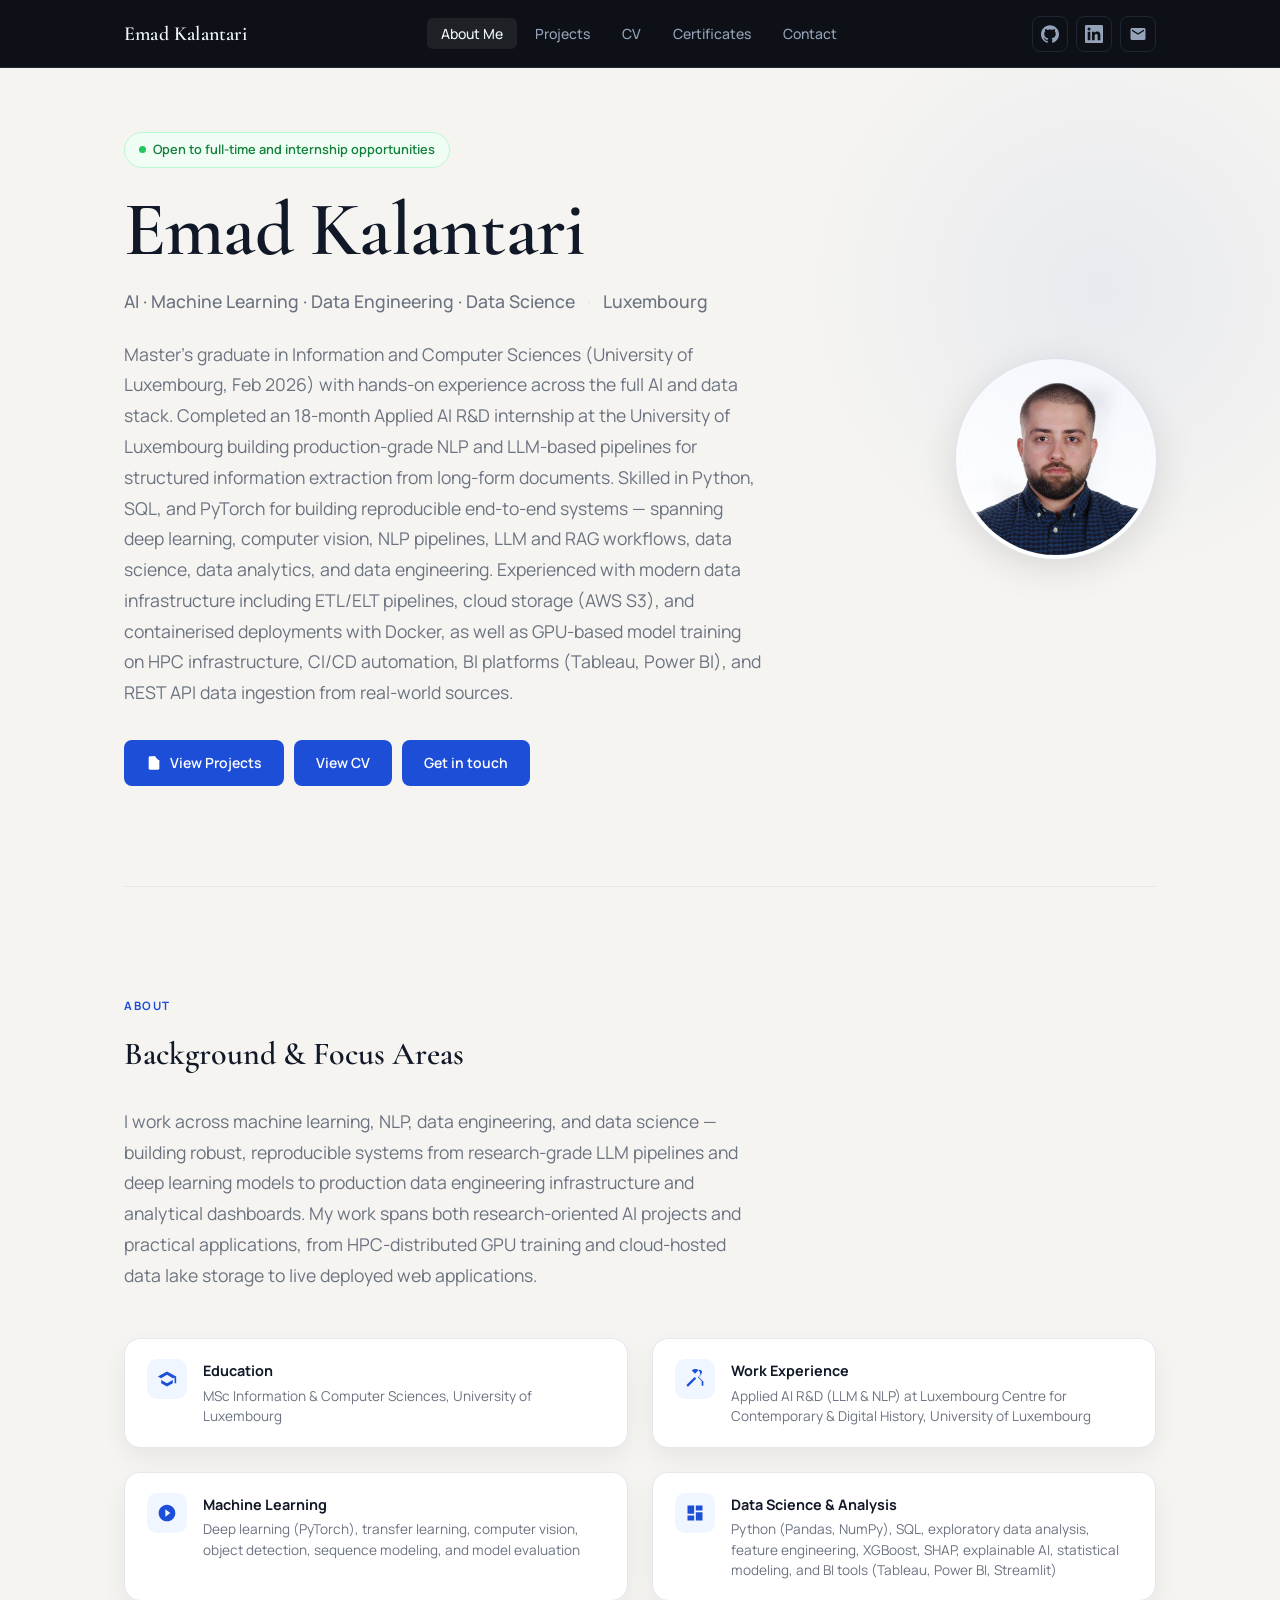
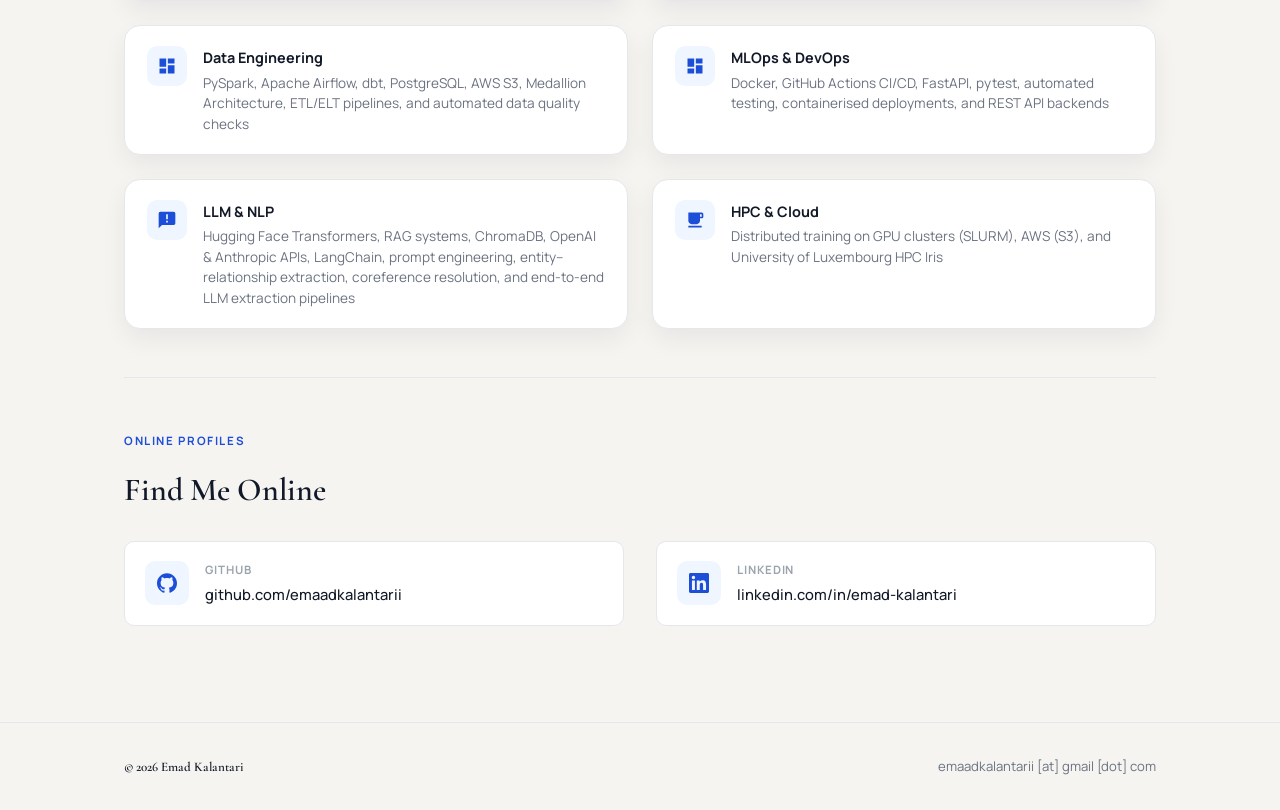
<file: index.html>
<!DOCTYPE html>
<html lang="en">
<head>
  <meta charset="UTF-8" />
  <meta name="viewport" content="width=device-width, initial-scale=1.0" />
  <title>Emad Kalantari — AI · Machine Learning · Data Science</title>
  <meta name="description" content="Emad Kalantari — Master's graduate in Information and Computer Sciences. Machine learning, NLP, and data science professional based in Luxembourg." />
  <!-- Open Graph (for LinkedIn previews) -->
  <meta property="og:title"       content="Emad Kalantari — ML & Data Science" />
  <meta property="og:description" content="Master's graduate in Information and Computer Sciences. ML, NLP, and data science professional." />
  <meta property="og:type"        content="website" />
  <meta property="og:image"       content="assets/img/profile.jpg" />
  <link rel="icon" type="image/svg+xml" href="assets/img/favicon.svg" />
  <link rel="stylesheet" href="assets/css/style.css" />
</head>
<body class="page-body">

  <!-- ── Navigation ─────────────────────────────────────── -->
  <nav class="nav">
    <div class="container nav-inner">
      <a href="index.html" class="nav-logo">Emad Kalantari</a>
      <ul class="nav-links">
        <li><a href="index.html">About Me</a></li>
        <li><a href="projects.html">Projects</a></li>
        <li><a href="cv.html">CV</a></li>
        <li><a href="certificates.html">Certificates</a></li>
        <li><a href="contact.html">Contact</a></li>
      </ul>
      <div class="nav-icons">
        <a href="https://github.com/emaadkalantarii" target="_blank" rel="noopener" class="nav-icon-link" aria-label="GitHub">
          <svg viewBox="0 0 24 24"><path d="M12 .297c-6.63 0-12 5.373-12 12 0 5.303 3.438 9.8 8.205 11.385.6.113.82-.258.82-.577 0-.285-.01-1.04-.015-2.04-3.338.724-4.042-1.61-4.042-1.61C4.422 18.07 3.633 17.7 3.633 17.7c-1.087-.744.084-.729.084-.729 1.205.084 1.838 1.236 1.838 1.236 1.07 1.835 2.809 1.305 3.495.998.108-.776.417-1.305.76-1.605-2.665-.3-5.466-1.332-5.466-5.93 0-1.31.465-2.38 1.235-3.22-.135-.303-.54-1.523.105-3.176 0 0 1.005-.322 3.3 1.23.96-.267 1.98-.399 3-.405 1.02.006 2.04.138 3 .405 2.28-1.552 3.285-1.23 3.285-1.23.645 1.653.24 2.873.12 3.176.765.84 1.23 1.91 1.23 3.22 0 4.61-2.805 5.625-5.475 5.92.42.36.81 1.096.81 2.22 0 1.606-.015 2.896-.015 3.286 0 .315.21.69.825.57C20.565 22.092 24 17.592 24 12.297c0-6.627-5.373-12-12-12"/></svg>
        </a>
        <a href="https://www.linkedin.com/in/emad-kalantari/" target="_blank" rel="noopener" class="nav-icon-link" aria-label="LinkedIn">
          <svg viewBox="0 0 24 24"><path d="M20.447 20.452h-3.554v-5.569c0-1.328-.027-3.037-1.852-3.037-1.853 0-2.136 1.445-2.136 2.939v5.667H9.351V9h3.414v1.561h.046c.477-.9 1.637-1.85 3.37-1.85 3.601 0 4.267 2.37 4.267 5.455v6.286zM5.337 7.433a2.062 2.062 0 01-2.063-2.065 2.064 2.064 0 112.063 2.065zm1.782 13.019H3.555V9h3.564v11.452zM22.225 0H1.771C.792 0 0 .774 0 1.729v20.542C0 23.227.792 24 1.771 24h20.451C23.2 24 24 23.227 24 22.271V1.729C24 .774 23.2 0 22.222 0h.003z"/></svg>
        </a>
        <a href="contact.html#contact-form" class="nav-icon-link" aria-label="Contact">
          <svg viewBox="0 0 24 24"><path d="M20 4H4c-1.1 0-2 .9-2 2v12c0 1.1.9 2 2 2h16c1.1 0 2-.9 2-2V6c0-1.1-.9-2-2-2zm0 4l-8 5-8-5V6l8 5 8-5v2z"/></svg>
        </a>
      </div>
      <button class="nav-toggle" aria-label="Toggle menu">☰</button>
    </div>
  </nav>

  <!-- ── Hero ───────────────────────────────────────────── -->
  <section class="hero">
    <div class="container">
      <div class="hero-inner">
        <div class="hero-text">
          <div class="status-badge" style="margin-bottom: 20px;">
            <span class="status-dot"></span>
            Open to full-time and internship opportunities
          </div>
          <h1 class="display-name">Emad Kalantari</h1>
          <p class="hero-subtitle">
            AI · Machine Learning · Data Engineering · Data Science
            <span class="sep">·</span>
            Luxembourg
          </p>
          <p class="lead">
          Master's graduate in Information and Computer Sciences (University of Luxembourg, Feb 2026)
          with hands-on experience across the full AI and data stack. Completed an 18-month Applied 
          AI R&D internship at the University of Luxembourg building production-grade NLP and LLM-based
          pipelines for structured information extraction from long-form documents. Skilled in Python,
          SQL, and PyTorch for building reproducible end-to-end systems — spanning deep learning,
          computer vision, NLP pipelines, LLM and RAG workflows, data science, data analytics, and
          data engineering. Experienced with modern data infrastructure including ETL/ELT pipelines,
          cloud storage (AWS S3), and containerised deployments with Docker, as well as GPU-based model
          training on HPC infrastructure, CI/CD automation, BI platforms (Tableau, Power BI), and REST API
          data ingestion from real-world sources.
          </p>
          <div class="hero-actions">
            <a href="projects.html" class="btn btn-primary">
              <svg viewBox="0 0 24 24"><path d="M13 2H6a2 2 0 00-2 2v16a2 2 0 002 2h12a2 2 0 002-2V9z"/><polyline points="13,2 13,9 20,9" fill="none" stroke="currentColor" stroke-width="2"/></svg>
              View Projects
            </a>
            <a href="cv.html" class="btn btn-primary">
              View CV
            </a>
            <a href="contact.html" class="btn btn-primary">
              Get in touch
            </a>
          </div>
        </div>

        <!-- ── PHOTO: Replace profile.jpg with your actual photo ── -->
        <div>
          <!-- If you have a photo, use the <img> tag below. -->
          <!-- If not yet, the initials placeholder will show. -->
          
          <img src="assets/img/profile.jpg"
               alt="Emad Kalantari"
               class="hero-photo" />
        </div>

      </div>
    </div>
  </section>

  <div class="container">
    <div class="divider"></div>
  </div>

  <!-- ── About / Summary ────────────────────────────────── -->
  <section class="section-sm">
    <div class="container">
      <span class="section-label">About</span>
      <h2 class="section-heading">Background &amp; Focus Areas</h2>
      <p class="lead" style="margin-top: 10px;">
        I work across machine learning, NLP, data engineering, and data science — building robust,
        reproducible systems from research-grade LLM pipelines and deep learning models to
        production data engineering infrastructure and analytical dashboards. My work spans
        both research-oriented AI projects and practical applications, from HPC-distributed
        GPU training and cloud-hosted data lake storage to live deployed web applications.
      </p>

      <div class="about-grid">
        <!-- Education -->
        <div class="about-item fade-in">
          <div class="about-icon">
            <svg viewBox="0 0 24 24"><path d="M12 3L1 9l11 6 9-4.91V17h2V9L12 3zm0 12.08L4.96 11 12 7.02 19.04 11 12 15.08zM5 13.18v4L12 21l7-3.82v-4L12 17l-7-3.82z"/></svg>
          </div>
          <div class="about-item-text">
            <h4>Education</h4>
            <p>MSc Information &amp; Computer Sciences, University of Luxembourg</p>
          </div>
        </div>

        <!-- Experience -->
        <div class="about-item fade-in">
          <div class="about-icon">
            <svg viewBox="0 0 24 24"><path d="M20 6h-2.18c.07-.44.18-.88.18-1.34C18 2.54 15.46 0 12.34 0c-1.61 0-3.08.67-4.13 1.75L12 5.62l3.79-3.87A2.7 2.7 0 0117.66 1c1.49 0 2.7 1.21 2.7 2.66 0 .63-.24 1.2-.63 1.62L15.5 9.77l4.5 4.5V20h2v-5l-5.5-5.5 3.5-3.5z"/><path d="M11.5 9.5L2 19v1l1 1h1l9.5-9.5-2-2z"/></svg>
          </div>
          <div class="about-item-text">
            <h4>Work Experience</h4>
            <p>Applied AI R&amp;D (LLM &amp; NLP) at Luxembourg Centre for Contemporary &amp; Digital History, University of Luxembourg</p>
          </div>
        </div>

        <!-- ML Focus -->
        <div class="about-item fade-in">
          <div class="about-icon">
            <svg viewBox="0 0 24 24"><path d="M12 2C6.48 2 2 6.48 2 12s4.48 10 10 10 10-4.48 10-10S17.52 2 12 2zm-2 14.5v-9l6 4.5-6 4.5z"/></svg>
          </div>
          <div class="about-item-text">
            <h4>Machine Learning</h4>
            <p>Deep learning (PyTorch), transfer learning, computer vision, object detection, sequence modeling, and model evaluation</p>
          </div>
        </div>

        <!-- Data Science & Analysis -->
        <div class="about-item fade-in">
          <div class="about-icon">
            <svg viewBox="0 0 24 24"><path d="M3 13h8V3H3v10zm0 8h8v-6H3v6zm10 0h8V11h-8v10zm0-18v6h8V3h-8z"/></svg>
          </div>
          <div class="about-item-text">
            <h4>Data Science & Analysis</h4>
            <p>Python (Pandas, NumPy), SQL, exploratory data analysis, feature engineering, XGBoost, SHAP, explainable AI, statistical modeling, and BI tools (Tableau, Power BI, Streamlit)</p>
          </div>
        </div>

        <!-- Data Engineering -->
        <div class="about-item fade-in">
          <div class="about-icon">
            <svg viewBox="0 0 24 24"><path d="M3 13h8V3H3v10zm0 8h8v-6H3v6zm10 0h8V11h-8v10zm0-18v6h8V3h-8z"/></svg>
          </div>
          <div class="about-item-text">
            <h4>Data Engineering</h4>
            <p>PySpark, Apache Airflow, dbt, PostgreSQL, AWS S3, Medallion Architecture, ETL/ELT pipelines, and automated data quality checks</p>
          </div>
        </div>

        <!-- MLOps & DevOps -->
        <div class="about-item fade-in">
          <div class="about-icon">
            <svg viewBox="0 0 24 24"><path d="M3 13h8V3H3v10zm0 8h8v-6H3v6zm10 0h8V11h-8v10zm0-18v6h8V3h-8z"/></svg>
          </div>
          <div class="about-item-text">
            <h4>MLOps & DevOps</h4>
            <p>Docker, GitHub Actions CI/CD, FastAPI, pytest, automated testing, containerised deployments, and REST API backends</p>
          </div>
        </div>

        <!-- LLM -->
        <div class="about-item fade-in">
          <div class="about-icon">
            <svg viewBox="0 0 24 24"><path d="M20 2H4c-1.1 0-2 .9-2 2v18l4-4h14c1.1 0 2-.9 2-2V4c0-1.1-.9-2-2-2zm-7 9h-2V5h2v6zm0 4h-2v-2h2v2z"/></svg>
          </div>
          <div class="about-item-text">
            <h4>LLM &amp; NLP</h4>
            <p>Hugging Face Transformers, RAG systems, ChromaDB, OpenAI &amp; Anthropic APIs, LangChain, prompt engineering, entity–relationship extraction, coreference resolution, and end-to-end LLM extraction pipelines</p>
          </div>
        </div>
      
        <!-- HPC -->
        <div class="about-item fade-in">
          <div class="about-icon">
            <svg viewBox="0 0 24 24"><path d="M20 3H4v10c0 2.21 1.79 4 4 4h6c2.21 0 4-1.79 4-4v-3h2c1.11 0 2-.89 2-2V5c0-1.11-.89-2-2-2zm0 5h-2V5h2v3zM4 19h16v2H4z"/></svg>
          </div>
          <div class="about-item-text">
            <h4>HPC &amp; Cloud</h4>
            <p>Distributed training on GPU clusters (SLURM), AWS (S3), and University of Luxembourg HPC Iris</p>
          </div>
        </div>
      </div>
      <div class="divider"></div>

        

    <!-- ── Social Profiles ────────────────────────────────── -->
    <span class="section-label">Online Profiles</span>
    <h2 class="section-heading" style="margin-bottom: 24px;">Find Me Online</h2>

    <div class="contact-layout">

      <!-- GitHub -->
       <a href="https://github.com/emaadkalantarii"
     target="_blank" rel="noopener"
     class="contact-item"
     style="text-decoration: none; color: inherit; cursor: pointer;">
    <div class="contact-icon">
      <svg viewBox="0 0 24 24"><path d="M12 .297c-6.63 0-12 5.373-12 12 0 5.303 3.438 9.8 8.205 11.385.6.113.82-.258.82-.577 0-.285-.01-1.04-.015-2.04-3.338.724-4.042-1.61-4.042-1.61C4.422 18.07 3.633 17.7 3.633 17.7c-1.087-.744.084-.729.084-.729 1.205.084 1.838 1.236 1.838 1.236 1.07 1.835 2.809 1.305 3.495.998.108-.776.417-1.305.76-1.605-2.665-.3-5.466-1.332-5.466-5.93 0-1.31.465-2.38 1.235-3.22-.135-.303-.54-1.523.105-3.176 0 0 1.005-.322 3.3 1.23.96-.267 1.98-.399 3-.405 1.02.006 2.04.138 3 .405 2.28-1.552 3.285-1.23 3.285-1.23.645 1.653.24 2.873.12 3.176.765.84 1.23 1.91 1.23 3.22 0 4.61-2.805 5.625-5.475 5.92.42.36.81 1.096.81 2.22 0 1.606-.015 2.896-.015 3.286 0 .315.21.69.825.57C20.565 22.092 24 17.592 24 12.297c0-6.627-5.373-12-12-12"/></svg>
    </div>
    <div>
      <div class="contact-item-label">GitHub</div>
      <div class="contact-item-value">github.com/emaadkalantarii</div>
    </div>
  </a>

  <!-- LinkedIn -->
  <a href="https://www.linkedin.com/in/emad-kalantari/"
     target="_blank" rel="noopener"
     class="contact-item"
     style="text-decoration: none; color: inherit; cursor: pointer;">
    <div class="contact-icon">
      <svg viewBox="0 0 24 24"><path d="M20.447 20.452h-3.554v-5.569c0-1.328-.027-3.037-1.852-3.037-1.853 0-2.136 1.445-2.136 2.939v5.667H9.351V9h3.414v1.561h.046c.477-.9 1.637-1.85 3.37-1.85 3.601 0 4.267 2.37 4.267 5.455v6.286zM5.337 7.433a2.062 2.062 0 01-2.063-2.065 2.064 2.064 0 112.063 2.065zm1.782 13.019H3.555V9h3.564v11.452zM22.225 0H1.771C.792 0 0 .774 0 1.729v20.542C0 23.227.792 24 1.771 24h20.451C23.2 24 24 23.227 24 22.271V1.729C24 .774 23.2 0 22.222 0h.003z"/></svg>
    </div>
    <div>
      <div class="contact-item-label">LinkedIn</div>
      <div class="contact-item-value">linkedin.com/in/emad-kalantari</div>
    </div>
  </a>

    </div>
    </div>
    
  </section>

  <!-- ── Footer ─────────────────────────────────────────── -->
  <footer class="footer">
    <div class="container footer-inner">
      <span><span class="footer-name">© 2026 Emad Kalantari</span></span>
      <span><span>emaadkalantarii [at] gmail [dot] com</span></span>
    </div>
  </footer>

  <script src="assets/js/main.js"></script>
</body>
</html>
</file>
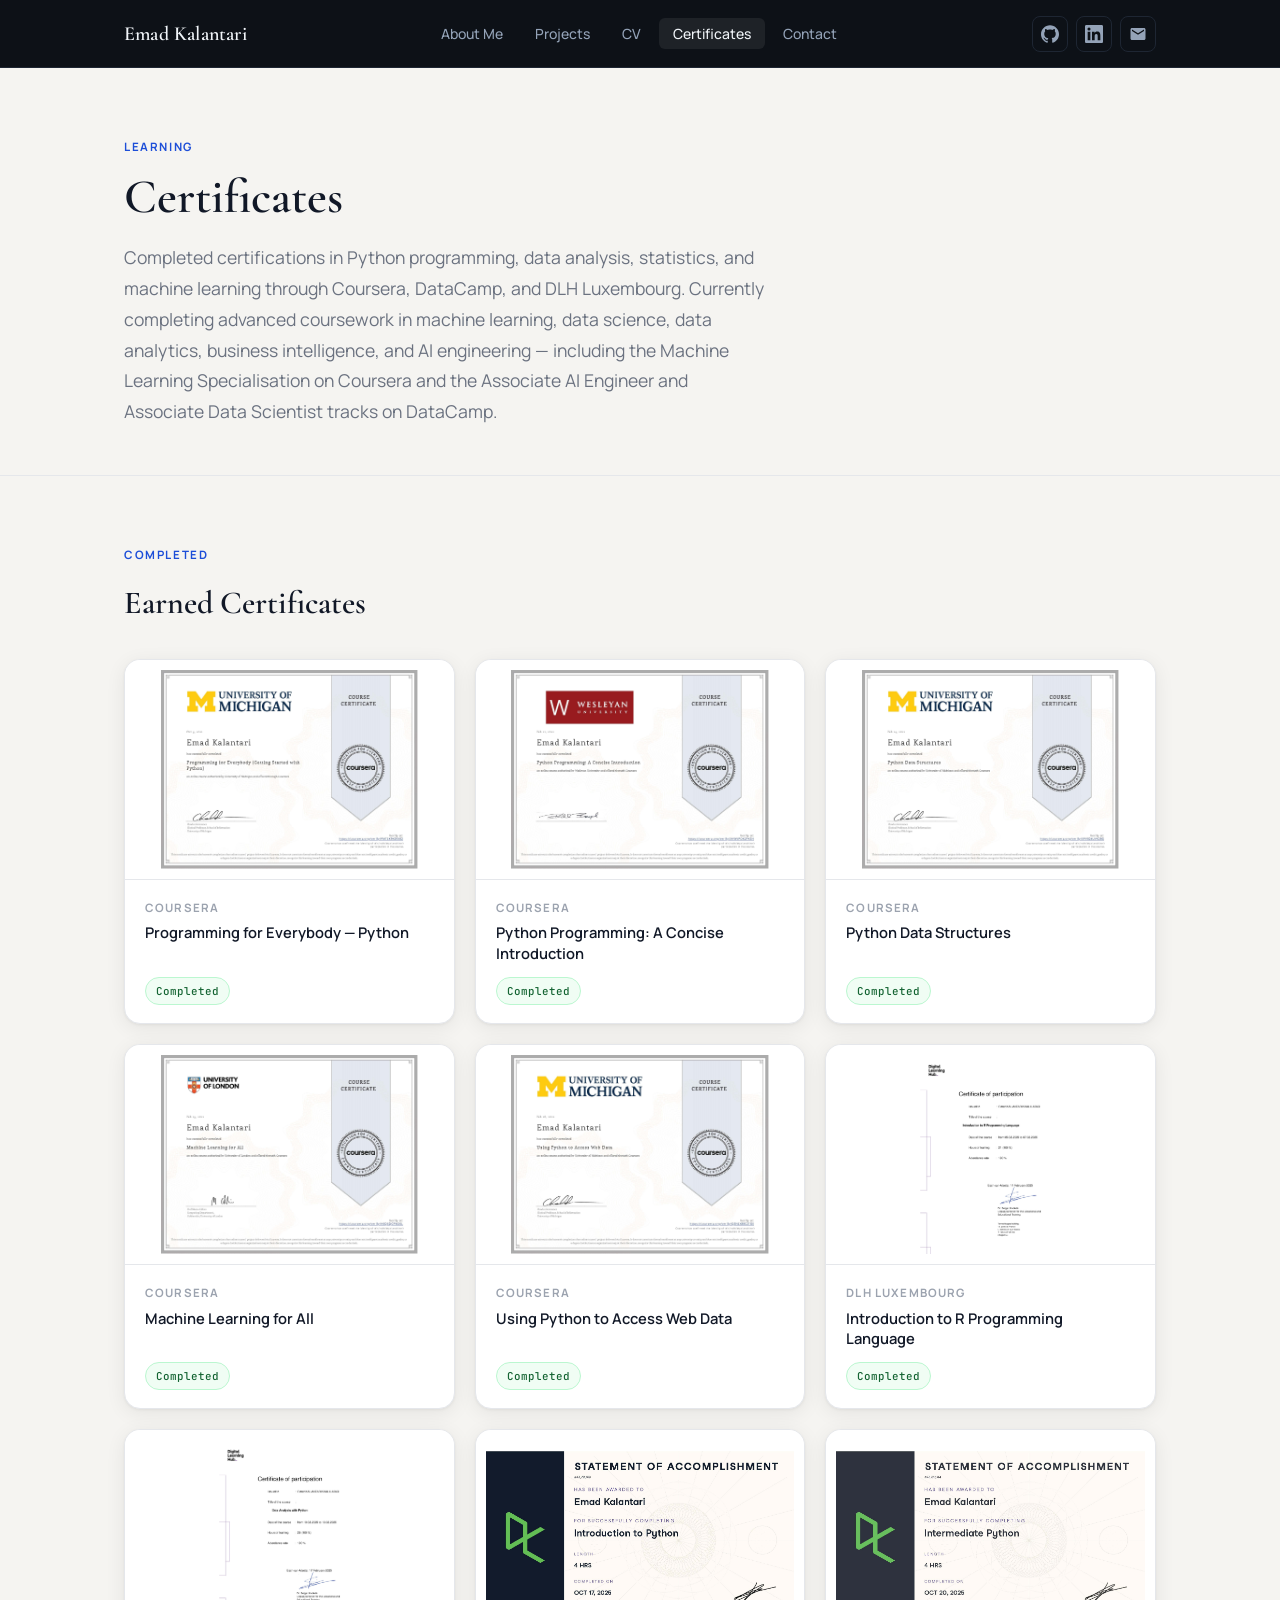
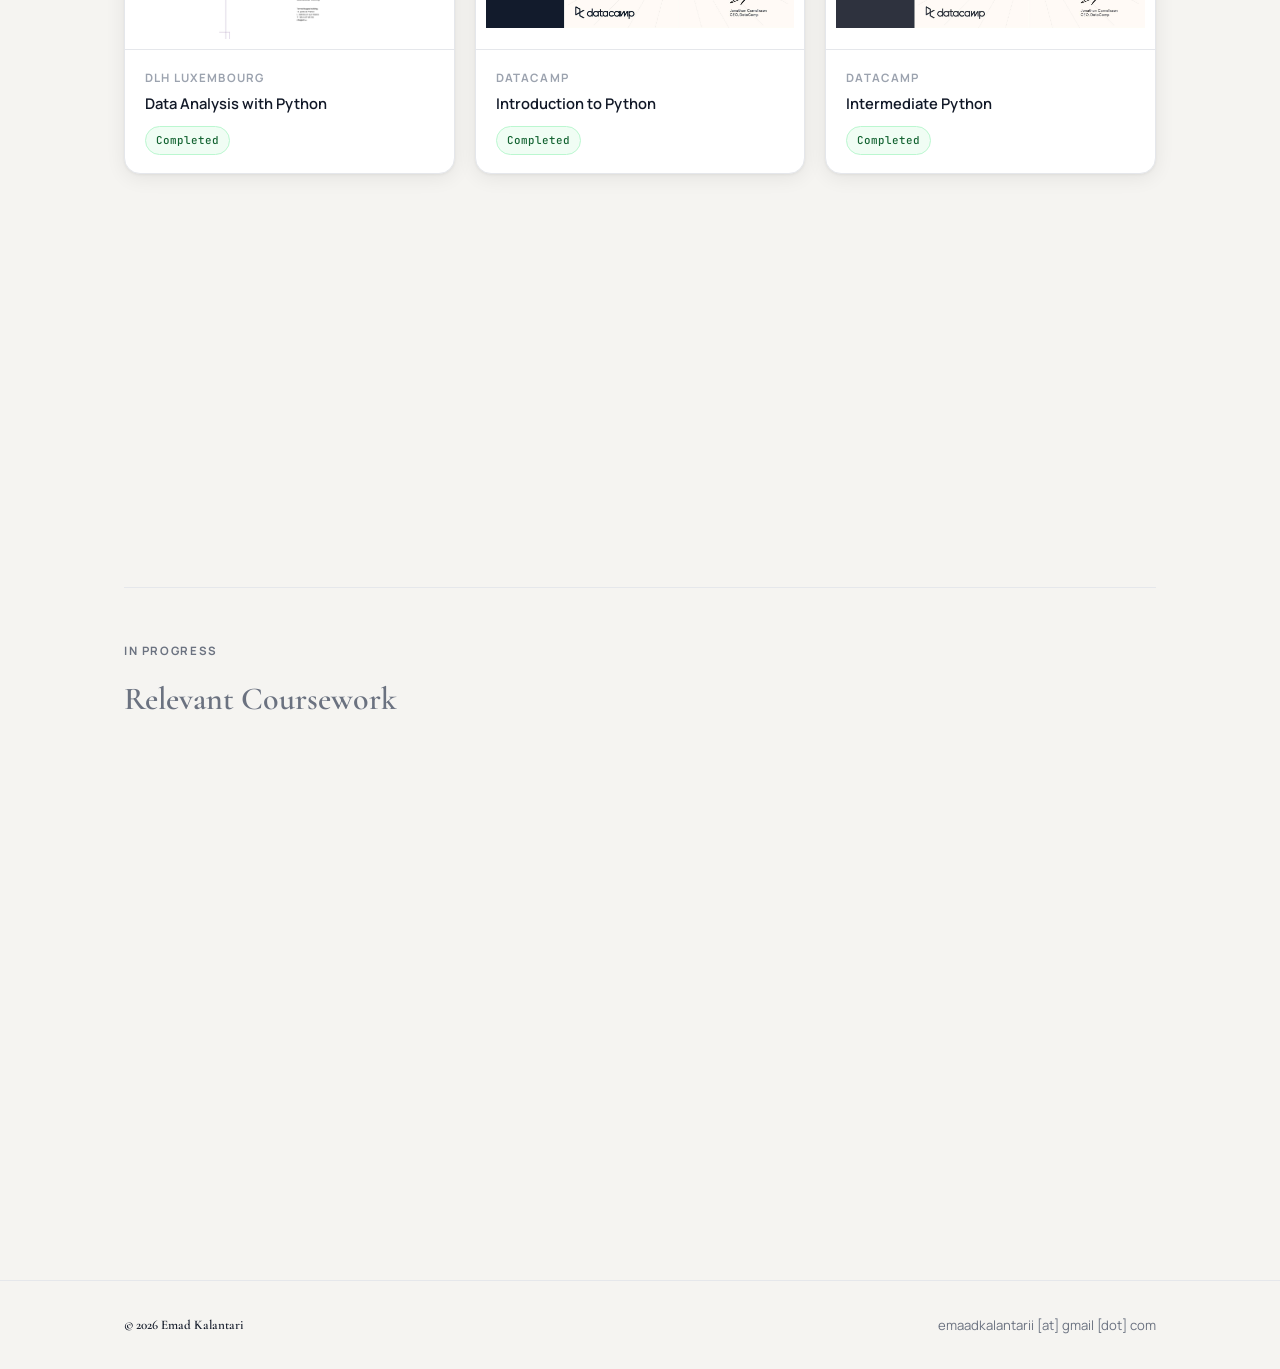
<file: certificates.html>
<!DOCTYPE html>
<html lang="en">
<head>
  <meta charset="UTF-8" />
  <meta name="viewport" content="width=device-width, initial-scale=1.0" />
  <title>Certificates — Emad Kalantari</title>
  <meta name="description" content="Professional certificates and completed courses by Emad Kalantari." />
  <link rel="icon" type="image/svg+xml" href="assets/img/favicon.svg" />
  <link rel="stylesheet" href="assets/css/style.css" />
</head>
<body class="page-body">

  <nav class="nav">
    <div class="container nav-inner">
      <a href="index.html" class="nav-logo">Emad Kalantari</a>
      <ul class="nav-links">
        <li><a href="index.html">About Me</a></li>
        <li><a href="projects.html">Projects</a></li>
        <li><a href="cv.html">CV</a></li>
        <li><a href="certificates.html">Certificates</a></li>
        <li><a href="contact.html">Contact</a></li>
      </ul>
      <div class="nav-icons">
        <a href="https://github.com/emaadkalantarii" target="_blank" rel="noopener" class="nav-icon-link" aria-label="GitHub">
          <svg viewBox="0 0 24 24"><path d="M12 .297c-6.63 0-12 5.373-12 12 0 5.303 3.438 9.8 8.205 11.385.6.113.82-.258.82-.577 0-.285-.01-1.04-.015-2.04-3.338.724-4.042-1.61-4.042-1.61C4.422 18.07 3.633 17.7 3.633 17.7c-1.087-.744.084-.729.084-.729 1.205.084 1.838 1.236 1.838 1.236 1.07 1.835 2.809 1.305 3.495.998.108-.776.417-1.305.76-1.605-2.665-.3-5.466-1.332-5.466-5.93 0-1.31.465-2.38 1.235-3.22-.135-.303-.54-1.523.105-3.176 0 0 1.005-.322 3.3 1.23.96-.267 1.98-.399 3-.405 1.02.006 2.04.138 3 .405 2.28-1.552 3.285-1.23 3.285-1.23.645 1.653.24 2.873.12 3.176.765.84 1.23 1.91 1.23 3.22 0 4.61-2.805 5.625-5.475 5.92.42.36.81 1.096.81 2.22 0 1.606-.015 2.896-.015 3.286 0 .315.21.69.825.57C20.565 22.092 24 17.592 24 12.297c0-6.627-5.373-12-12-12"/></svg>
        </a>
        <a href="https://www.linkedin.com/in/emad-kalantari/" target="_blank" rel="noopener" class="nav-icon-link" aria-label="LinkedIn">
          <svg viewBox="0 0 24 24"><path d="M20.447 20.452h-3.554v-5.569c0-1.328-.027-3.037-1.852-3.037-1.853 0-2.136 1.445-2.136 2.939v5.667H9.351V9h3.414v1.561h.046c.477-.9 1.637-1.85 3.37-1.85 3.601 0 4.267 2.37 4.267 5.455v6.286zM5.337 7.433a2.062 2.062 0 01-2.063-2.065 2.064 2.064 0 112.063 2.065zm1.782 13.019H3.555V9h3.564v11.452zM22.225 0H1.771C.792 0 0 .774 0 1.729v20.542C0 23.227.792 24 1.771 24h20.451C23.2 24 24 23.227 24 22.271V1.729C24 .774 23.2 0 22.222 0h.003z"/></svg>
        </a>
        <a href="contact.html#contact-form" class="nav-icon-link" aria-label="Contact">
          <svg viewBox="0 0 24 24"><path d="M20 4H4c-1.1 0-2 .9-2 2v12c0 1.1.9 2 2 2h16c1.1 0 2-.9 2-2V6c0-1.1-.9-2-2-2zm0 4l-8 5-8-5V6l8 5 8-5v2z"/></svg>
        </a>
      </div>
      <button class="nav-toggle" aria-label="Toggle menu">&#9776;</button>
    </div>
  </nav>

  <div class="page-hero">
    <div class="container">
      <span class="section-label">Learning</span>
      <h1 class="page-title">Certificates</h1>
      <p class="lead">Completed certifications in Python programming, data analysis, statistics, and machine learning through Coursera, DataCamp, and DLH Luxembourg. Currently completing advanced coursework in machine learning, data science, data analytics, business intelligence, and AI engineering — including the Machine Learning Specialisation on Coursera and the Associate AI Engineer and Associate Data Scientist tracks on DataCamp.</p>
    </div>
  </div>

  <div class="container" style="padding-bottom: 80px;">

    <span class="section-label">Completed</span>
    <h2 class="section-heading" style="margin-bottom: 28px;">Earned Certificates</h2>

    <!--
      TO ADD A CERTIFICATE IMAGE:
      1. Save certificate as cert-01.jpg (or .png) in assets/img/certificates/
      2. Remove the comment tags around the <img> line for that card
      3. Delete the placeholder <div> below it
      Clicking any card image opens it full-size in a new tab.
    -->

    <div class="cert-grid">

      <!-- 01 -->
      <div class="cert-card fade-in">
        <a href="assets/img/certificates/cert-01.jpg" target="_blank" rel="noopener" class="cert-image-wrap" title="Open certificate">
          <img src="assets/img/certificates/cert-01.jpg" alt="Programming for Everybody, Python" loading="lazy" />
        </a>
        <div class="cert-body">
          <div class="cert-issuer">Coursera</div>
          <div class="cert-title">Programming for Everybody — Python</div>
          <div class="cert-status"><span class="tag tag-green">Completed</span></div>
        </div>
      </div>

      <!-- 02 -->
      <div class="cert-card fade-in">
        <a href="assets/img/certificates/cert-02.jpg" target="_blank" rel="noopener" class="cert-image-wrap" title="Open certificate">
          <img src="assets/img/certificates/cert-02.jpg" alt="Python Programming: A Concise Introduction" loading="lazy" />
        </a>
        <div class="cert-body">
          <div class="cert-issuer">Coursera</div>
          <div class="cert-title">Python Programming: A Concise Introduction</div>
          <div class="cert-status"><span class="tag tag-green">Completed</span></div>
        </div>
      </div>

      <!-- 03 -->
      <div class="cert-card fade-in">
        <a href="assets/img/certificates/cert-03.jpg" target="_blank" rel="noopener" class="cert-image-wrap" title="Open certificate">
          <img src="assets/img/certificates/cert-03.jpg" alt="Python Data Structures" loading="lazy" />
        </a>
        <div class="cert-body">
          <div class="cert-issuer">Coursera</div>
          <div class="cert-title">Python Data Structures</div>
          <div class="cert-status"><span class="tag tag-green">Completed</span></div>
        </div>
      </div>

      <!-- 04 -->
      <div class="cert-card fade-in">
        <a href="assets/img/certificates/cert-04.jpg" target="_blank" rel="noopener" class="cert-image-wrap" title="Open certificate">
          <img src="assets/img/certificates/cert-04.jpg" alt="Machine Learning for All" loading="lazy" />
        </a>
        <div class="cert-body">
          <div class="cert-issuer">Coursera</div>
          <div class="cert-title">Machine Learning for All</div>
          <div class="cert-status"><span class="tag tag-green">Completed</span></div>
        </div>
      </div>

      <!-- 05 -->
      <div class="cert-card fade-in">
        <a href="assets/img/certificates/cert-05.jpg" target="_blank" rel="noopener" class="cert-image-wrap" title="Open certificate">
          <img src="assets/img/certificates/cert-05.jpg" alt="Using Python to Access Web Data" loading="lazy" />
        </a>
        <div class="cert-body">
          <div class="cert-issuer">Coursera</div>
          <div class="cert-title">Using Python to Access Web Data</div>
          <div class="cert-status"><span class="tag tag-green">Completed</span></div>
        </div>
      </div>

      <!-- 06 -->
      <div class="cert-card fade-in">
        <a href="assets/img/certificates/cert-06.jpg" target="_blank" rel="noopener" class="cert-image-wrap" title="Open certificate">
          <img src="assets/img/certificates/cert-06.jpg" alt="Introduction to R Programming Language" loading="lazy" />
        </a>
        <div class="cert-body">
          <div class="cert-issuer">DLH Luxembourg</div>
          <div class="cert-title">Introduction to R Programming Language</div>
          <div class="cert-status"><span class="tag tag-green">Completed</span></div>
        </div>
      </div>

      <!-- 07 -->
      <div class="cert-card fade-in">
        <a href="assets/img/certificates/cert-07.jpg" target="_blank" rel="noopener" class="cert-image-wrap" title="Open certificate">
          <img src="assets/img/certificates/cert-07.jpg" alt="Data Analysis with Python" loading="lazy" />
        </a>
        <div class="cert-body">
          <div class="cert-issuer">DLH Luxembourg</div>
          <div class="cert-title">Data Analysis with Python</div>
          <div class="cert-status"><span class="tag tag-green">Completed</span></div>
        </div>
      </div>

      <!-- 08 -->
      <div class="cert-card fade-in">
        <a href="assets/img/certificates/cert-08.jpg" target="_blank" rel="noopener" class="cert-image-wrap" title="Open certificate">
          <img src="assets/img/certificates/cert-08.jpg" alt="Introduction to Python" loading="lazy" />
        </a>
        <div class="cert-body">
          <div class="cert-issuer">DataCamp</div>
          <div class="cert-title">Introduction to Python</div>
          <div class="cert-status"><span class="tag tag-green">Completed</span></div>
        </div>
      </div>

      <!-- 09 -->
      <div class="cert-card fade-in">
        <a href="assets/img/certificates/cert-09.jpg" target="_blank" rel="noopener" class="cert-image-wrap" title="Open certificate">
          <img src="assets/img/certificates/cert-09.jpg" alt="Intermediate Python" loading="lazy" />
        </a>
        <div class="cert-body">
          <div class="cert-issuer">DataCamp</div>
          <div class="cert-title">Intermediate Python</div>
          <div class="cert-status"><span class="tag tag-green">Completed</span></div>
        </div>
      </div>

      <!-- 10 -->
      <div class="cert-card fade-in">
        <a href="assets/img/certificates/cert-10.jpg" target="_blank" rel="noopener" class="cert-image-wrap" title="Open certificate">
          <img src="assets/img/certificates/cert-10.jpg" alt="Data Manipulation with pandas" loading="lazy" />
        </a>
        <div class="cert-body">
          <div class="cert-issuer">DataCamp</div>
          <div class="cert-title">Data Manipulation with pandas</div>
          <div class="cert-status"><span class="tag tag-green">Completed</span></div>
        </div>
      </div>

      <!-- 11 -->
      <div class="cert-card fade-in">
        <a href="assets/img/certificates/cert-11.jpg" target="_blank" rel="noopener" class="cert-image-wrap" title="Open certificate">
          <img src="assets/img/certificates/cert-11.jpg" alt="Joining Data with pandas" loading="lazy" />
        </a>
        <div class="cert-body">
          <div class="cert-issuer">DataCamp</div>
          <div class="cert-title">Joining Data with pandas</div>
          <div class="cert-status"><span class="tag tag-green">Completed</span></div>
        </div>
      </div>

      <!-- 12 -->
      <div class="cert-card fade-in">
        <a href="assets/img/certificates/cert-12.jpg" target="_blank" rel="noopener" class="cert-image-wrap" title="Open certificate">
          <img src="assets/img/certificates/cert-12.jpg" alt="Introduction to Statistics in Python" loading="lazy" />
        </a>
        <div class="cert-body">
          <div class="cert-issuer">DataCamp</div>
          <div class="cert-title">Introduction to Statistics in Python</div>
          <div class="cert-status"><span class="tag tag-green">Completed</span></div>
        </div>
      </div>

    </div><!-- /cert-grid -->

    <!-- ── In Progress ─────────────────────────────────────── -->
    <div class="in-progress-section">
      <div class="divider"></div>
      <span class="section-label" style="color: var(--text-muted);">In Progress</span>
      <h2 class="section-heading" style="color: var(--text-muted); margin-bottom: 24px;">Relevant Coursework</h2>

      <div class="cert-grid-compact">
        <div class="cert-card-compact fade-in">
          <div class="cert-body">
            <div class="cert-issuer">Coursera</div>
            <div class="cert-title">Machine Learning Introduction</div>
            <div class="cert-status"><span class="tag tag-gray">In Progress</span></div>
          </div>
        </div>
        <div class="cert-card-compact fade-in">
          <div class="cert-body">
            <div class="cert-issuer">Coursera</div>
            <div class="cert-title">Machine Learning with Python</div>
            <div class="cert-status"><span class="tag tag-gray">In Progress</span></div>
          </div>
        </div>
        <div class="cert-card-compact fade-in">
          <div class="cert-body">
            <div class="cert-issuer">Coursera</div>
            <div class="cert-title">Machine Learning</div>
            <div class="cert-status"><span class="tag tag-gray">In Progress</span></div>
          </div>
        </div>
        <div class="cert-card-compact fade-in">
          <div class="cert-body">
            <div class="cert-issuer">Coursera</div>
            <div class="cert-title">What is Data Science</div>
            <div class="cert-status"><span class="tag tag-gray">In Progress</span></div>
          </div>
        </div>
        <div class="cert-card-compact fade-in">
          <div class="cert-body">
            <div class="cert-issuer">Coursera</div>
            <div class="cert-title">Google Data Analytics</div>
            <div class="cert-status"><span class="tag tag-gray">In Progress</span></div>
          </div>
        </div>
        <div class="cert-card-compact fade-in">
          <div class="cert-body">
            <div class="cert-issuer">Coursera</div>
            <div class="cert-title">Google Business Intelligence</div>
            <div class="cert-status"><span class="tag tag-gray">In Progress</span></div>
          </div>
        </div>
        <div class="cert-card-compact fade-in">
          <div class="cert-body">
            <div class="cert-issuer">DataCamp</div>
            <div class="cert-title">Introduction to Data Visualization with Matplotlib</div>
            <div class="cert-status"><span class="tag tag-gray">In Progress</span></div>
          </div>
        </div>
        <div class="cert-card-compact fade-in">
          <div class="cert-body">
            <div class="cert-issuer">DataCamp</div>
            <div class="cert-title">Associate Data Scientist in Python</div>
            <div class="cert-status"><span class="tag tag-gray">In Progress</span></div>
          </div>
        </div>
        <div class="cert-card-compact fade-in">
          <div class="cert-body">
            <div class="cert-issuer">DataCamp</div>
            <div class="cert-title">Associate AI Engineer for Data Scientists</div>
            <div class="cert-status"><span class="tag tag-gray">In Progress</span></div>
          </div>
        </div>
      </div>
    </div>

  </div><!-- /container -->

  <footer class="footer">
    <div class="container footer-inner">
      <span><span class="footer-name">© 2026 Emad Kalantari</span></span>
      <span><span>emaadkalantarii [at] gmail [dot] com</span></span>
    </div>
  </footer>

  <script src="assets/js/main.js"></script>
</body>
</html>
</file>
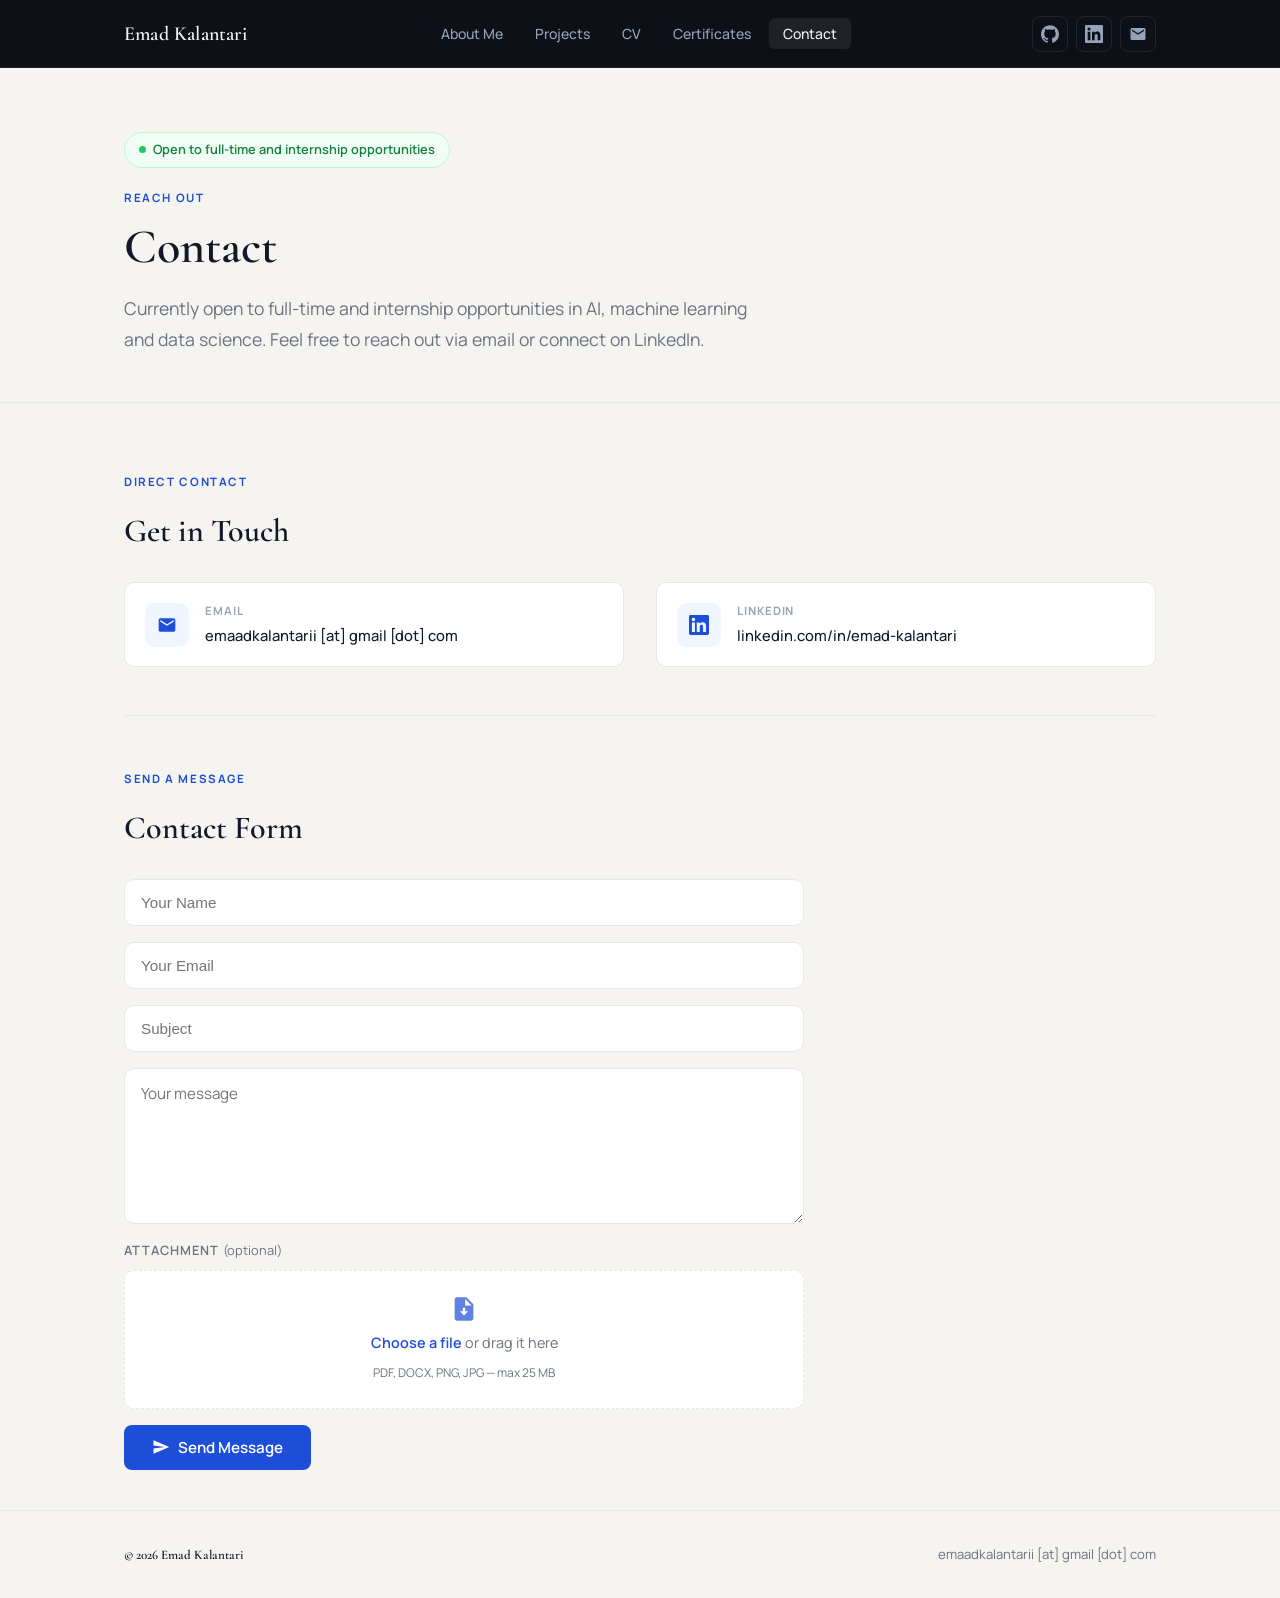
<file: contact.html>
<!DOCTYPE html>
<html lang="en">
<head>
  <meta charset="UTF-8" />
  <meta name="viewport" content="width=device-width, initial-scale=1.0" />
  <title>Contact — Emad Kalantari</title>
  <meta name="description" content="Get in touch with Emad Kalantari — ML Engineer and Data Scientist based in Luxembourg." />
  <link rel="icon" type="image/svg+xml" href="assets/img/favicon.svg" />
  <link rel="stylesheet" href="assets/css/style.css" />
</head>
<body class="page-body">

  <!-- ── Navigation ─────────────────────────────────────── -->
  <nav class="nav">
    <div class="container nav-inner">
      <a href="index.html" class="nav-logo">Emad Kalantari</a>
      <ul class="nav-links">
        <li><a href="index.html">About Me</a></li>
        <li><a href="projects.html">Projects</a></li>
        <li><a href="cv.html">CV</a></li>
        <li><a href="certificates.html">Certificates</a></li>
        <li><a href="contact.html">Contact</a></li>
      </ul>
      <div class="nav-icons">
        <a href="https://github.com/emaadkalantarii" target="_blank" rel="noopener" class="nav-icon-link" aria-label="GitHub">
          <svg viewBox="0 0 24 24"><path d="M12 .297c-6.63 0-12 5.373-12 12 0 5.303 3.438 9.8 8.205 11.385.6.113.82-.258.82-.577 0-.285-.01-1.04-.015-2.04-3.338.724-4.042-1.61-4.042-1.61C4.422 18.07 3.633 17.7 3.633 17.7c-1.087-.744.084-.729.084-.729 1.205.084 1.838 1.236 1.838 1.236 1.07 1.835 2.809 1.305 3.495.998.108-.776.417-1.305.76-1.605-2.665-.3-5.466-1.332-5.466-5.93 0-1.31.465-2.38 1.235-3.22-.135-.303-.54-1.523.105-3.176 0 0 1.005-.322 3.3 1.23.96-.267 1.98-.399 3-.405 1.02.006 2.04.138 3 .405 2.28-1.552 3.285-1.23 3.285-1.23.645 1.653.24 2.873.12 3.176.765.84 1.23 1.91 1.23 3.22 0 4.61-2.805 5.625-5.475 5.92.42.36.81 1.096.81 2.22 0 1.606-.015 2.896-.015 3.286 0 .315.21.69.825.57C20.565 22.092 24 17.592 24 12.297c0-6.627-5.373-12-12-12"/></svg>
        </a>
        <a href="https://www.linkedin.com/in/emad-kalantari/" target="_blank" rel="noopener" class="nav-icon-link" aria-label="LinkedIn">
          <svg viewBox="0 0 24 24"><path d="M20.447 20.452h-3.554v-5.569c0-1.328-.027-3.037-1.852-3.037-1.853 0-2.136 1.445-2.136 2.939v5.667H9.351V9h3.414v1.561h.046c.477-.9 1.637-1.85 3.37-1.85 3.601 0 4.267 2.37 4.267 5.455v6.286zM5.337 7.433a2.062 2.062 0 01-2.063-2.065 2.064 2.064 0 112.063 2.065zm1.782 13.019H3.555V9h3.564v11.452zM22.225 0H1.771C.792 0 0 .774 0 1.729v20.542C0 23.227.792 24 1.771 24h20.451C23.2 24 24 23.227 24 22.271V1.729C24 .774 23.2 0 22.222 0h.003z"/></svg>
        </a>
        <a href="contact.html#contact-form" class="nav-icon-link" aria-label="Contact">
          <svg viewBox="0 0 24 24"><path d="M20 4H4c-1.1 0-2 .9-2 2v12c0 1.1.9 2 2 2h16c1.1 0 2-.9 2-2V6c0-1.1-.9-2-2-2zm0 4l-8 5-8-5V6l8 5 8-5v2z"/></svg>
        </a>
      </div>
      <button class="nav-toggle" aria-label="Toggle menu">☰</button>
    </div>
  </nav>

  <!-- ── Page Hero ──────────────────────────────────────── -->
  <div class="page-hero">
    <div class="container">
      <div class="status-badge" style="margin-bottom: 20px;">
        <span class="status-dot"></span>
        Open to full-time and internship opportunities
      </div>
      <span class="section-label" style="display: block;">Reach Out</span>
      <h1 class="page-title">Contact</h1>
      <p class="lead">
        Currently open to full-time and internship opportunities in AI, machine learning and data science.
        Feel free to reach out via email or connect on LinkedIn.
      </p>
    </div>
  </div>

  <div class="container">

    <!-- ── Direct Contact ─────────────────────────────────── -->
    <span class="section-label">Direct Contact</span>
    <h2 class="section-heading" style="margin-bottom: 24px;">Get in Touch</h2>

    <div class="contact-layout fade-in">

      <!-- Email -->
      <a class="contact-item">
        <div class="contact-icon">
          <svg viewBox="0 0 24 24"><path d="M20 4H4c-1.1 0-2 .9-2 2v12c0 1.1.9 2 2 2h16c1.1 0 2-.9 2-2V6c0-1.1-.9-2-2-2zm0 4l-8 5-8-5V6l8 5 8-5v2z"/></svg>
        </div>
        <div>
          <div class="contact-item-label">Email</div>
          <div class="contact-item-value">
            <span><span>emaadkalantarii [at] gmail [dot] com</span></span>
          </div>
        </div>
      </a>

      <!-- LinkedIn — whole box is a link, text is still selectable -->
      <a href="https://www.linkedin.com/in/emad-kalantari/" target="_blank" rel="noopener"
         class="contact-item"
         style="text-decoration: none; color: inherit; cursor: pointer;"
         onclick="if(window.getSelection().toString()) { event.preventDefault(); }">
        <div class="contact-icon">
          <svg viewBox="0 0 24 24"><path d="M20.447 20.452h-3.554v-5.569c0-1.328-.027-3.037-1.852-3.037-1.853 0-2.136 1.445-2.136 2.939v5.667H9.351V9h3.414v1.561h.046c.477-.9 1.637-1.85 3.37-1.85 3.601 0 4.267 2.37 4.267 5.455v6.286zM5.337 7.433a2.062 2.062 0 01-2.063-2.065 2.064 2.064 0 112.063 2.065zm1.782 13.019H3.555V9h3.564v11.452zM22.225 0H1.771C.792 0 0 .774 0 1.729v20.542C0 23.227.792 24 1.771 24h20.451C23.2 24 24 23.227 24 22.271V1.729C24 .774 23.2 0 22.222 0h.003z"/></svg>
        </div>
        <div>
          <div class="contact-item-label">LinkedIn</div>
          <div class="contact-item-value" style="user-select: text;">linkedin.com/in/emad-kalantari</div>
        </div>
      </a>

    </div><!-- /contact-layout -->

    <div class="divider"></div>

    <!-- ── Contact Form ───────────────────────────────────── -->
    <div id="contact-form">
      <span class="section-label">Send a Message</span>
      <h2 class="section-heading" style="margin-bottom: 24px;">Contact Form</h2>

      <div class="fade-in" style="max-width: 680px;">
        <form action="https://formspree.io/f/xnjogdvo" method="POST"
              enctype="multipart/form-data"
              style="display: flex; flex-direction: column; gap: 16px;">
          <input
            type="text"
            name="name"
            placeholder="Your Name"
            required
            style="padding: 14px 16px; border: 1px solid var(--border, #e2e2e2); border-radius: 10px; font-size: 0.95rem; background: var(--card-bg, #fff); color: var(--text, #1a1a2e); outline: none; transition: border-color 0.2s;"
            onfocus="this.style.borderColor='var(--accent, #2d5be3)'"
            onblur="this.style.borderColor='var(--border, #e2e2e2)'"
          />
          <input
            type="email"
            name="email"
            placeholder="Your Email"
            required
            style="padding: 14px 16px; border: 1px solid var(--border, #e2e2e2); border-radius: 10px; font-size: 0.95rem; background: var(--card-bg, #fff); color: var(--text, #1a1a2e); outline: none; transition: border-color 0.2s;"
            onfocus="this.style.borderColor='var(--accent, #2d5be3)'"
            onblur="this.style.borderColor='var(--border, #e2e2e2)'"
          />
          <input
            type="text"
            name="subject"
            placeholder="Subject"
            style="padding: 14px 16px; border: 1px solid var(--border, #e2e2e2); border-radius: 10px; font-size: 0.95rem; background: var(--card-bg, #fff); color: var(--text, #1a1a2e); outline: none; transition: border-color 0.2s;"
            onfocus="this.style.borderColor='var(--accent, #2d5be3)'"
            onblur="this.style.borderColor='var(--border, #e2e2e2)'"
          />
          <textarea
            name="message"
            placeholder="Your message"
            required
            rows="6"
            style="padding: 14px 16px; border: 1px solid var(--border, #e2e2e2); border-radius: 10px; font-size: 0.95rem; background: var(--card-bg, #fff); color: var(--text, #1a1a2e); outline: none; transition: border-color 0.2s; resize: vertical; font-family: inherit;"
            onfocus="this.style.borderColor='var(--accent, #2d5be3)'"
            onblur="this.style.borderColor='var(--border, #e2e2e2)'"
          ></textarea>
          <!-- ── Attachment ───────────────────────────────── -->
          <div>
            <label
              for="file-upload"
              style="display: block; font-size: 0.8rem; font-weight: 600; letter-spacing: 0.08em; text-transform: uppercase; color: var(--text-muted, #6b7280); margin-bottom: 8px;">
              Attachment <span style="font-weight: 400; text-transform: none; letter-spacing: 0;">(optional)</span>
            </label>
            <label
              for="file-upload"
              id="file-drop-zone"
              style="display: flex; flex-direction: column; align-items: center; justify-content: center; gap: 8px; padding: 24px 16px; border: 1.5px dashed var(--border, #e2e2e2); border-radius: 10px; background: var(--card-bg, #fff); cursor: pointer; transition: border-color 0.2s, background 0.2s; text-align: center;"
              onmouseover="this.style.borderColor='var(--accent, #2d5be3)'; this.style.background='rgba(45,91,227,0.03)';"
              onmouseout="this.style.borderColor='var(--border, #e2e2e2)'; this.style.background='var(--card-bg, #fff)';">
              <svg viewBox="0 0 24 24" style="width:28px;height:28px;fill:var(--accent,#2d5be3);opacity:0.7;"><path d="M14 2H6a2 2 0 0 0-2 2v16a2 2 0 0 0 2 2h12a2 2 0 0 0 2-2V8l-6-6zm-1 1.5L18.5 9H13V3.5zM12 17.5l-3.5-3.5h2.5V11h2v3h2.5L12 17.5z"/></svg>
              <span id="file-label" style="font-size: 0.9rem; color: var(--text-muted, #6b7280);">
                <span style="color: var(--accent, #2d5be3); font-weight: 600;">Choose a file</span> or drag it here
              </span>
              <span style="font-size: 0.75rem; color: var(--text-muted, #9ca3af);">PDF, DOCX, PNG, JPG — max 25 MB</span>
            </label>
            <input
              id="file-upload"
              type="file"
              name="attachment"
              accept=".pdf,.doc,.docx,.png,.jpg,.jpeg,.txt,.zip"
              style="display: none;"
              onchange="
                var label = document.getElementById('file-label');
                if (this.files && this.files[0]) {
                  var name = this.files[0].name;
                  var size = (this.files[0].size / 1024 / 1024).toFixed(2);
                  label.innerHTML = '📎 <strong>' + name + '</strong> (' + size + ' MB)';
                  document.getElementById('file-drop-zone').style.borderColor = 'var(--accent, #2d5be3)';
                } else {
                  label.innerHTML = '<span style=&quot;color:var(--accent,#2d5be3);font-weight:600;&quot;>Choose a file</span> or drag it here';
                  document.getElementById('file-drop-zone').style.borderColor = 'var(--border, #e2e2e2)';
                }
              "
            />
          </div>

          <button
            type="submit"
            class="btn btn-primary"
            style="align-self: flex-start; display: flex; align-items: center; gap: 8px; padding: 12px 28px; font-size: 0.95rem; cursor: pointer; border: none;">
            <svg viewBox="0 0 24 24" style="width:18px;height:18px;fill:currentColor;"><path d="M2.01 21L23 12 2.01 3 2 10l15 2-15 2z"/></svg>
            Send Message
          </button>
        </form>
      </div>
    </div>

  </div><!-- /container -->

  <!-- ── Footer ─────────────────────────────────────────── -->
  <footer class="footer">
    <div class="container footer-inner">
      <span><span class="footer-name">© 2026 Emad Kalantari</span></span>
      <span><span>emaadkalantarii [at] gmail [dot] com</span></span>
    </div>
  </footer>

  <script src="assets/js/main.js"></script>
</body>
</html>
</file>
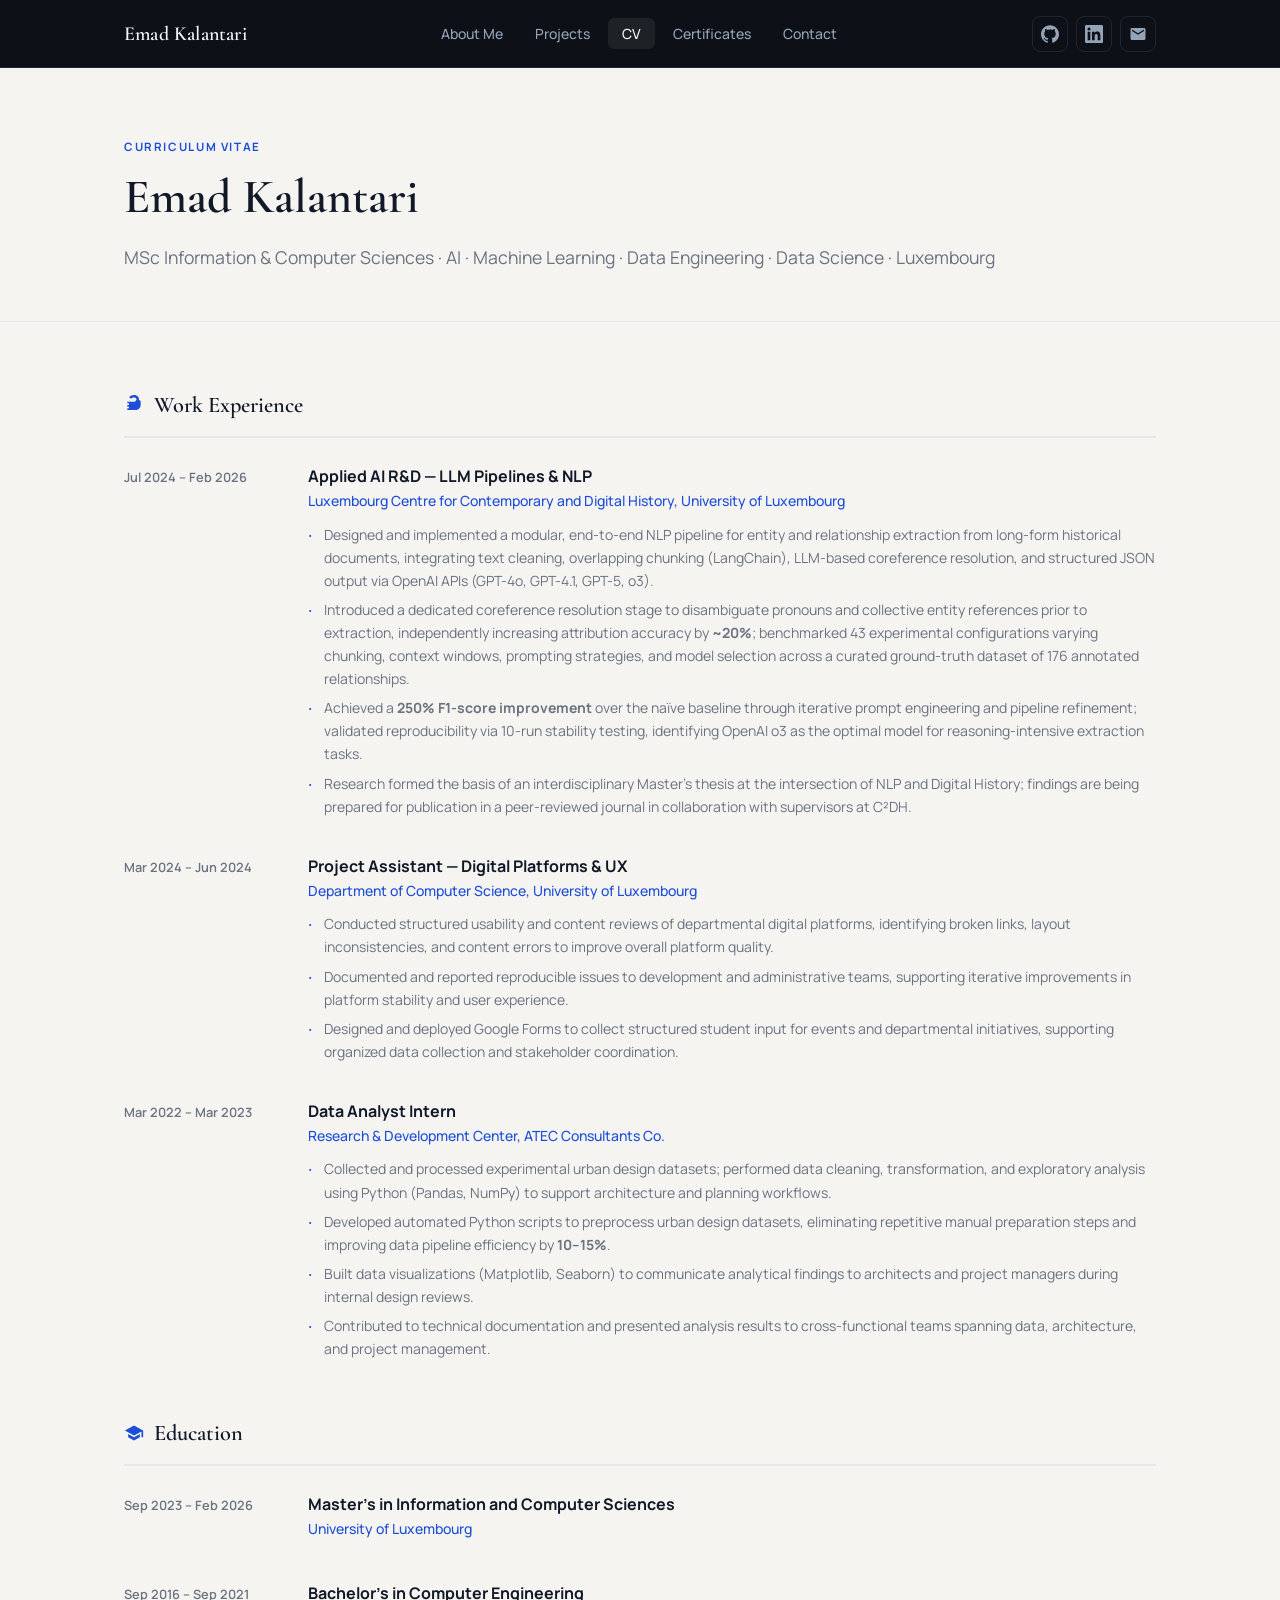
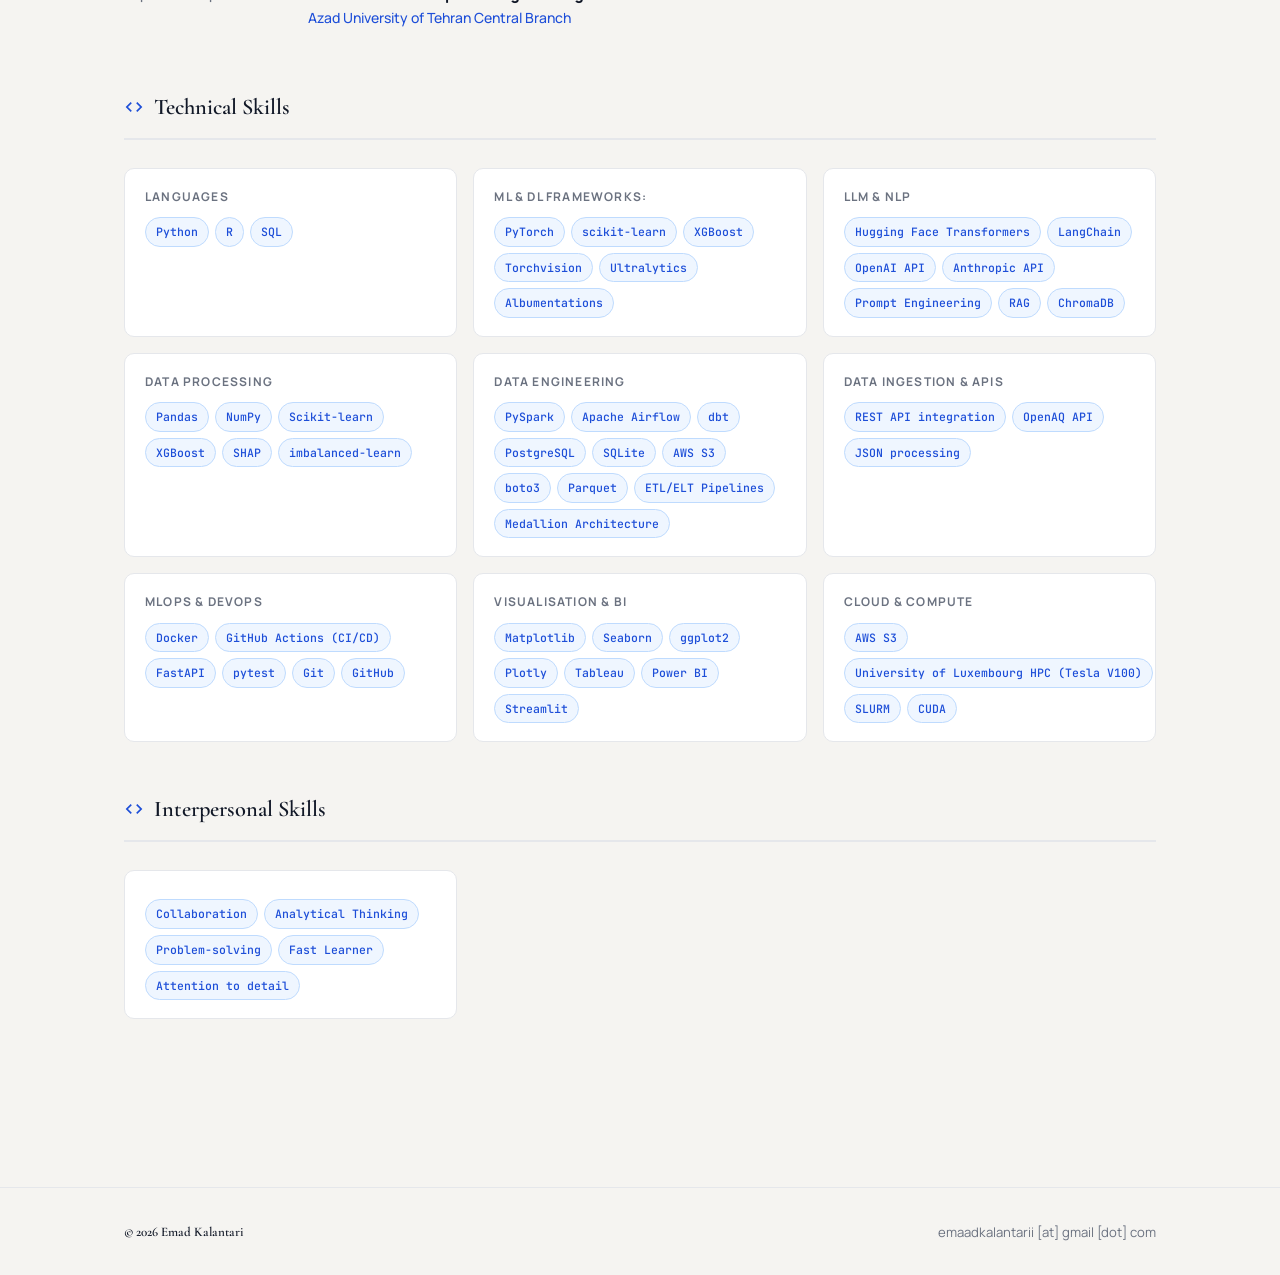
<file: cv.html>
<!DOCTYPE html>
<html lang="en">
<head>
  <meta charset="UTF-8" />
  <meta name="viewport" content="width=device-width, initial-scale=1.0" />
  <title>CV — Emad Kalantari</title>
  <meta name="description" content="Curriculum Vitae of Emad Kalantari — ML Engineer, Data Scientist, University of Luxembourg." />
  <link rel="icon" type="image/svg+xml" href="assets/img/favicon.svg" />
  <link rel="stylesheet" href="assets/css/style.css" />
  <style>
    /* Ensure fade-in sections are always visible regardless of JS state */
    .fade-in {
      opacity: 1 !important;
      transform: none !important;
      visibility: visible !important;
    }
  </style>
</head>
<body class="page-body">

  <!-- ── Navigation ─────────────────────────────────────── -->
  <nav class="nav">
    <div class="container nav-inner">
      <a href="index.html" class="nav-logo">Emad Kalantari</a>
      <ul class="nav-links">
        <li><a href="index.html">About Me</a></li>
        <li><a href="projects.html">Projects</a></li>
        <li><a href="cv.html" class="active" aria-current="page">CV</a></li>
        <li><a href="certificates.html">Certificates</a></li>
        <li><a href="contact.html">Contact</a></li>
      </ul>
      <div class="nav-icons">
        <a href="https://github.com/emaadkalantarii" target="_blank" rel="noopener" class="nav-icon-link" aria-label="GitHub">
          <svg viewBox="0 0 24 24"><path d="M12 .297c-6.63 0-12 5.373-12 12 0 5.303 3.438 9.8 8.205 11.385.6.113.82-.258.82-.577 0-.285-.01-1.04-.015-2.04-3.338.724-4.042-1.61-4.042-1.61C4.422 18.07 3.633 17.7 3.633 17.7c-1.087-.744.084-.729.084-.729 1.205.084 1.838 1.236 1.838 1.236 1.07 1.835 2.809 1.305 3.495.998.108-.776.417-1.305.76-1.605-2.665-.3-5.466-1.332-5.466-5.93 0-1.31.465-2.38 1.235-3.22-.135-.303-.54-1.523.105-3.176 0 0 1.005-.322 3.3 1.23.96-.267 1.98-.399 3-.405 1.02.006 2.04.138 3 .405 2.28-1.552 3.285-1.23 3.285-1.23.645 1.653.24 2.873.12 3.176.765.84 1.23 1.91 1.23 3.22 0 4.61-2.805 5.625-5.475 5.92.42.36.81 1.096.81 2.22 0 1.606-.015 2.896-.015 3.286 0 .315.21.69.825.57C20.565 22.092 24 17.592 24 12.297c0-6.627-5.373-12-12-12"/></svg>
        </a>
        <a href="https://www.linkedin.com/in/emad-kalantari/" target="_blank" rel="noopener" class="nav-icon-link" aria-label="LinkedIn">
          <svg viewBox="0 0 24 24"><path d="M20.447 20.452h-3.554v-5.569c0-1.328-.027-3.037-1.852-3.037-1.853 0-2.136 1.445-2.136 2.939v5.667H9.351V9h3.414v1.561h.046c.477-.9 1.637-1.85 3.37-1.85 3.601 0 4.267 2.37 4.267 5.455v6.286zM5.337 7.433a2.062 2.062 0 01-2.063-2.065 2.064 2.064 0 112.063 2.065zm1.782 13.019H3.555V9h3.564v11.452zM22.225 0H1.771C.792 0 0 .774 0 1.729v20.542C0 23.227.792 24 1.771 24h20.451C23.2 24 24 23.227 24 22.271V1.729C24 .774 23.2 0 22.222 0h.003z"/></svg>
        </a>
        <a href="contact.html#contact-form" class="nav-icon-link" aria-label="Contact">
          <svg viewBox="0 0 24 24"><path d="M20 4H4c-1.1 0-2 .9-2 2v12c0 1.1.9 2 2 2h16c1.1 0 2-.9 2-2V6c0-1.1-.9-2-2-2zm0 4l-8 5-8-5V6l8 5 8-5v2z"/></svg>
        </a>
      </div>
      <button class="nav-toggle" aria-label="Toggle menu">☰</button>
    </div>
  </nav>

  <!-- ── Page Hero ──────────────────────────────────────── -->
  <div class="page-hero">
    <div class="container" style="display:flex; align-items:flex-start; justify-content:space-between; gap:20px; flex-wrap:wrap;">
      <div>
        <span class="section-label">Curriculum Vitae</span>
        <h1 class="page-title">Emad Kalantari</h1>
        <p class="lead" style="margin-top:8px; white-space: nowrap;">
          MSc Information &amp; Computer Sciences · AI · Machine Learning · Data Engineering · Data Science · Luxembourg
        </p>
      </div>

    </div>
  </div>

  <div class="container" style="padding-bottom: 80px;">

    <!-- ── Work Experience ────────────────────────────────── -->
    <div class="cv-section fade-in">
      <div class="cv-section-title">
        <svg viewBox="0 0 24 24"><path d="M20 6h-2.18c.07-.44.18-.88.18-1.34C18 2.54 15.46 0 12.34 0H12C9.68 0 7.6 1.04 6.22 2.72L8.28 4.5C9.19 3.57 10.46 3 11.89 3h.45C13.98 3 15 4.01 15 5.22c0 .45-.18.85-.48 1.13L13.08 8H4v2h2v2H4v2h2v2H4v2h10c3.31 0 6-2.69 6-6V8c0-1.1-.9-2-2-2z"/></svg>
        Work Experience
      </div>

      <!-- Job 1 -->
      <div class="timeline-item">
        <div class="timeline-date">
          Jul 2024 – Feb 2026
        </div>
        <div class="timeline-content">
          <div class="timeline-role">Applied AI R&amp;D — LLM Pipelines &amp; NLP</div>
          <div class="timeline-org">Luxembourg Centre for Contemporary and Digital History, University of Luxembourg</div>
          <ul class="timeline-bullets">
            <li>Designed and implemented a modular, end-to-end NLP pipeline for entity and relationship extraction from long-form historical documents, integrating text cleaning, overlapping chunking (LangChain), LLM-based coreference resolution, and structured JSON output via OpenAI APIs (GPT-4o, GPT-4.1, GPT-5, o3).</li>
            <li>Introduced a dedicated coreference resolution stage to disambiguate pronouns and collective entity references prior to extraction, independently increasing attribution accuracy by <strong>~20%</strong>; benchmarked 43 experimental configurations varying chunking, context windows, prompting strategies, and model selection across a curated ground-truth dataset of 176 annotated relationships.</li>
            <li>Achieved a <strong>250% F1-score improvement</strong> over the naïve baseline through iterative prompt engineering and pipeline refinement; validated reproducibility via 10-run stability testing, identifying OpenAI o3 as the optimal model for reasoning-intensive extraction tasks.</li>
            <li>Research formed the basis of an interdisciplinary Master's thesis at the intersection of NLP and Digital History; findings are being prepared for publication in a peer-reviewed journal in collaboration with supervisors at C²DH.</li>
          </ul>
        </div>
      </div>

      <!-- Job 2 -->
      <div class="timeline-item">
        <div class="timeline-date">
          Mar 2024 – Jun 2024
        </div>
        <div class="timeline-content">
          <div class="timeline-role">Project Assistant — Digital Platforms &amp; UX</div>
          <div class="timeline-org">Department of Computer Science, University of Luxembourg</div>
          <ul class="timeline-bullets">
            <li>Conducted structured usability and content reviews of departmental digital platforms, identifying broken links, layout inconsistencies, and content errors to improve overall platform quality.</li>
            <li>Documented and reported reproducible issues to development and administrative teams, supporting iterative improvements in platform stability and user experience.</li>
            <li>Designed and deployed Google Forms to collect structured student input for events and departmental initiatives, supporting organized data collection and stakeholder coordination.</li>
          </ul>
        </div>
      </div>

      <div class="timeline-item">
        <div class="timeline-date">
          Mar 2022 – Mar 2023
        </div>
        <div class="timeline-content">
          <div class="timeline-role">Data Analyst Intern</div>
          <div class="timeline-org">Research &amp; Development Center, ATEC Consultants Co.</div>
          <ul class="timeline-bullets">
            <li>Collected and processed experimental urban design datasets; performed data cleaning, transformation, and exploratory analysis using Python (Pandas, NumPy) to support architecture and planning workflows.</li>
            <li>Developed automated Python scripts to preprocess urban design datasets, eliminating repetitive manual preparation steps and improving data pipeline efficiency by <strong>10–15%</strong>.</li>
            <li>Built data visualizations (Matplotlib, Seaborn) to communicate analytical findings to architects and project managers during internal design reviews.</li>
            <li>Contributed to technical documentation and presented analysis results to cross-functional teams spanning data, architecture, and project management.</li>
          </ul>
        </div>
      </div>
    </div>

    <!-- ── Education ──────────────────────────────────────── -->
    <div class="cv-section fade-in">
      <div class="cv-section-title">
        <svg viewBox="0 0 24 24"><path d="M5 13.18v4L12 21l7-3.82v-4L12 17l-7-3.82zM12 3L1 9l11 6 9-4.91V17h2V9L12 3z"/></svg>
        Education
      </div>

      <div class="timeline-item">
        <div class="timeline-date">Sep 2023 – Feb 2026</div>
        <div class="timeline-content">
          <div class="timeline-role">Master's in Information and Computer Sciences</div>
          <div class="timeline-org">University of Luxembourg</div>
        </div>
      </div>

      <div class="timeline-item">
        <div class="timeline-date">Sep 2016 – Sep 2021</div>
        <div class="timeline-content">
          <div class="timeline-role">Bachelor's in Computer Engineering</div>
          <div class="timeline-org">Azad University of Tehran Central Branch</div>
        </div>
      </div>
    </div>

    <!-- ── Technical Skills ───────────────────────────────── -->
    <div class="cv-section fade-in">
      <div class="cv-section-title">
        <svg viewBox="0 0 24 24"><path d="M9.4 16.6L4.8 12l4.6-4.6L8 6l-6 6 6 6 1.4-1.4zm5.2 0l4.6-4.6-4.6-4.6L16 6l6 6-6 6-1.4-1.4z"/></svg>
        Technical Skills
      </div>
      <div class="skills-grid">
        <div class="skill-group">
          <div class="skill-group-label">Languages</div>
          <div class="tags-row">
            <span class="tag">Python</span>
            <span class="tag">R</span>
            <span class="tag">SQL</span>
          </div>
        </div>
        <div class="skill-group">
          <div class="skill-group-label">ML &amp; DL Frameworks:</div>
          <div class="tags-row">
            <span class="tag">PyTorch</span>
            <span class="tag">scikit-learn</span>
            <span class="tag">XGBoost</span>
            <span class="tag">Torchvision</span>
            <span class="tag">Ultralytics</span>
            <span class="tag">Albumentations</span>
          </div>
        </div>
        <div class="skill-group">
          <div class="skill-group-label">LLM &amp; NLP</div>
          <div class="tags-row">
            <span class="tag">Hugging Face Transformers</span>
            <span class="tag">LangChain</span>
            <span class="tag">OpenAI API</span>
            <span class="tag">Anthropic API</span>
            <span class="tag">Prompt Engineering</span>
            <span class="tag">RAG</span>
            <span class="tag">ChromaDB</span>
          </div>
        </div>
        <div class="skill-group">
          <div class="skill-group-label">Data Processing</div>
          <div class="tags-row">
            <span class="tag">Pandas</span>
            <span class="tag">NumPy</span>
            <span class="tag">Scikit-learn</span>
            <span class="tag">XGBoost</span>
            <span class="tag">SHAP</span>
            <span class="tag">imbalanced-learn</span>
          </div>
        </div>
        <div class="skill-group">
          <div class="skill-group-label">Data Engineering</div>
          <div class="tags-row">
            <span class="tag">PySpark</span>
            <span class="tag">Apache Airflow</span>
            <span class="tag">dbt</span>
            <span class="tag">PostgreSQL</span>
            <span class="tag">SQLite</span>
            <span class="tag">AWS S3</span>
            <span class="tag">boto3</span>
            <span class="tag">Parquet</span>
            <span class="tag">ETL/ELT Pipelines</span>
            <span class="tag">Medallion Architecture</span>
          </div>
        </div>
        <div class="skill-group">
          <div class="skill-group-label">Data Ingestion &amp; APIs</div>
          <div class="tags-row">
            <span class="tag">REST API integration</span>
            <span class="tag">OpenAQ API</span>
            <span class="tag">JSON processing</span>
          </div>
        </div>
        <div class="skill-group">
          <div class="skill-group-label">MLOps &amp; DevOps</div>
          <div class="tags-row">
            <span class="tag">Docker</span>
            <span class="tag">GitHub Actions (CI/CD)</span>
            <span class="tag">FastAPI</span>
            <span class="tag">pytest</span>
            <span class="tag">Git</span>
            <span class="tag">GitHub</span>
          </div>
        </div>
        <div class="skill-group">
          <div class="skill-group-label">Visualisation &amp; BI</div>
          <div class="tags-row">
            <span class="tag">Matplotlib</span>
            <span class="tag">Seaborn</span>
            <span class="tag">ggplot2</span>
            <span class="tag">Plotly</span>
            <span class="tag">Tableau</span>
            <span class="tag">Power BI</span>
            <span class="tag">Streamlit</span>
          </div>
        </div>
        <div class="skill-group">
          <div class="skill-group-label">Cloud &amp; Compute</div>
          <div class="tags-row">
            <span class="tag">AWS S3</span>
            <span class="tag">University of Luxembourg HPC (Tesla V100)</span>
            <span class="tag">SLURM</span>
            <span class="tag">CUDA</span>
          </div>
        </div>
      </div>
    </div>

    <!-- ── Interpersonal Skills ───────────────────────────────── -->
    <div class="cv-section fade-in">
      <div class="cv-section-title">
        <svg viewBox="0 0 24 24"><path d="M9.4 16.6L4.8 12l4.6-4.6L8 6l-6 6 6 6 1.4-1.4zm5.2 0l4.6-4.6-4.6-4.6L16 6l6 6-6 6-1.4-1.4z"/></svg>
        Interpersonal Skills
      </div>
      <div class="skills-grid">
        <div class="skill-group">
          <div class="skill-group-label"></div>
          <div class="tags-row">
            <span class="tag">Collaboration</span>
            <span class="tag">Analytical Thinking</span>
            <span class="tag">Problem-solving</span>
            <span class="tag">Fast Learner</span>
            <span class="tag">Attention to detail</span>
          </div>
        </div>
      </div>
    </div>

  </div><!-- /container -->

  <!-- ── Footer ─────────────────────────────────────────── -->
  <footer class="footer">
    <div class="container footer-inner">
      <span><span class="footer-name">© 2026 Emad Kalantari</span></span>
      <span><span>emaadkalantarii [at] gmail [dot] com</span></span>
    </div>
  </footer>
</file>
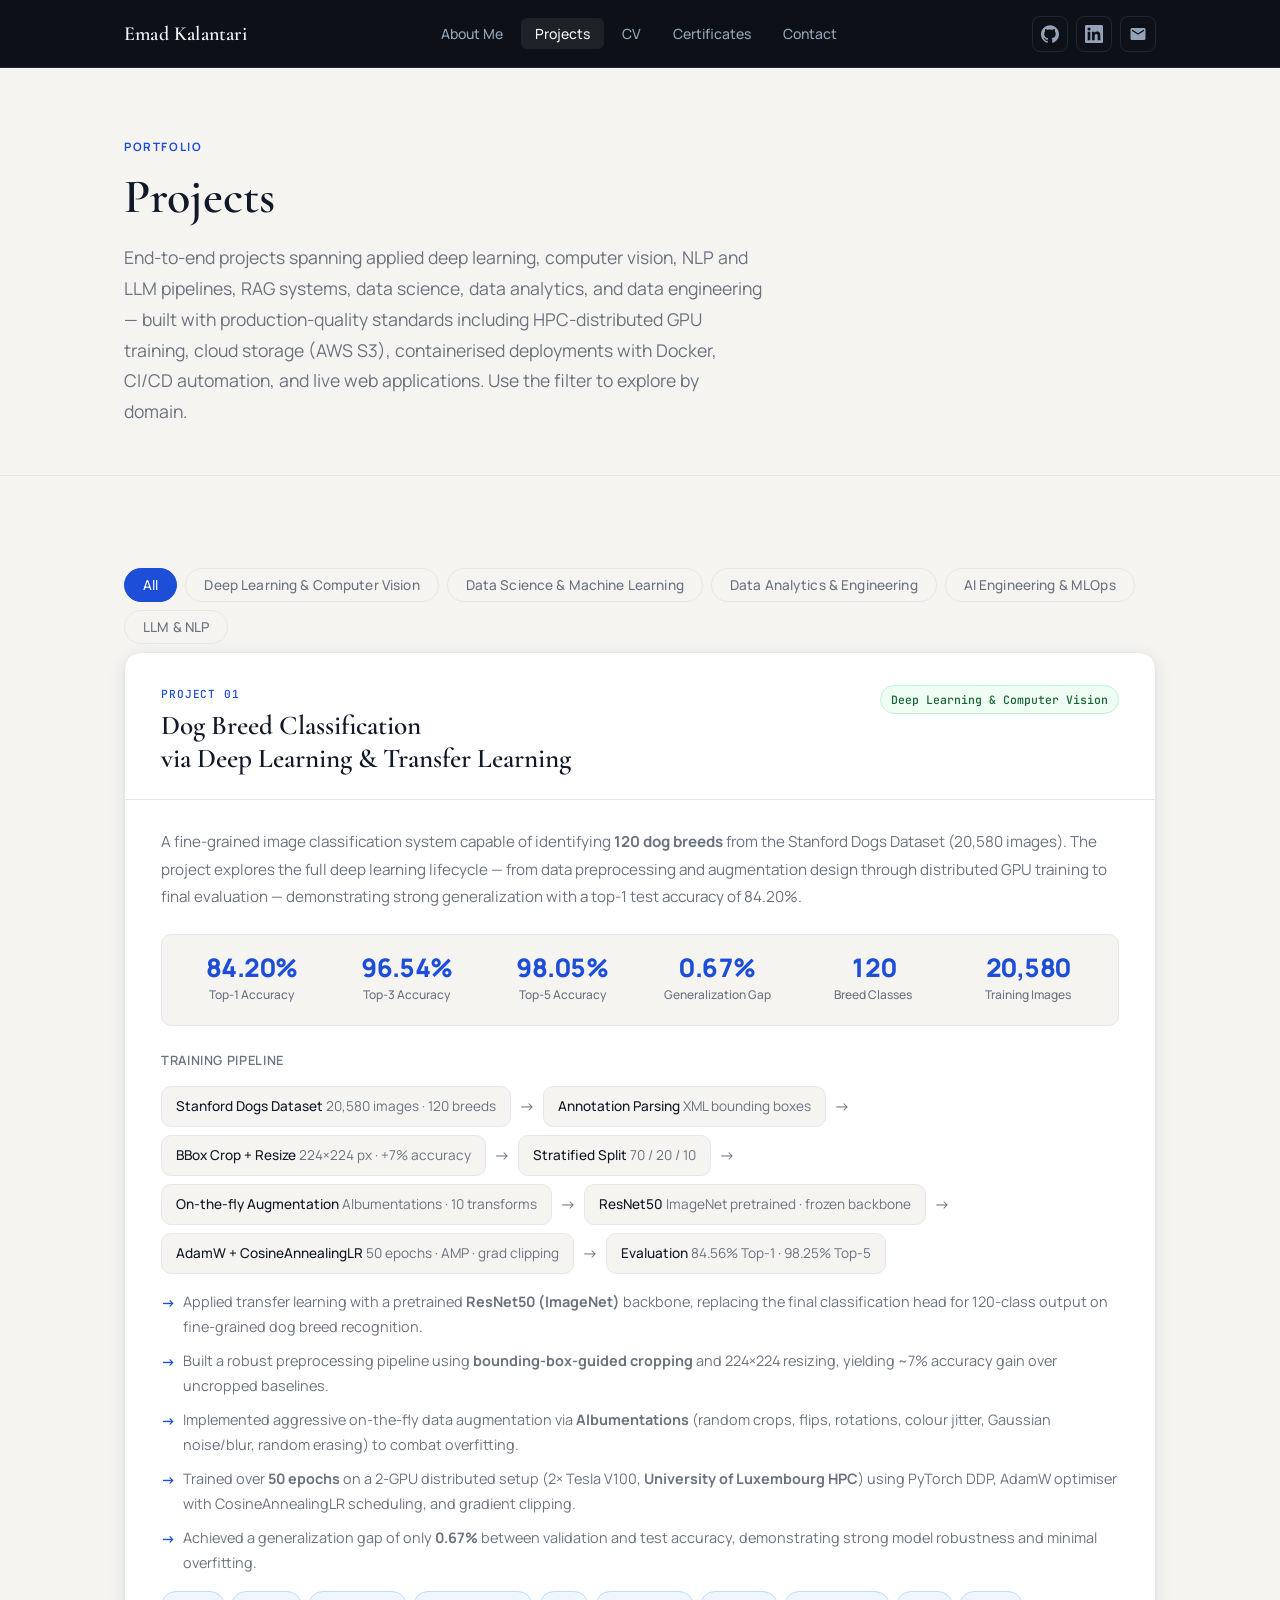
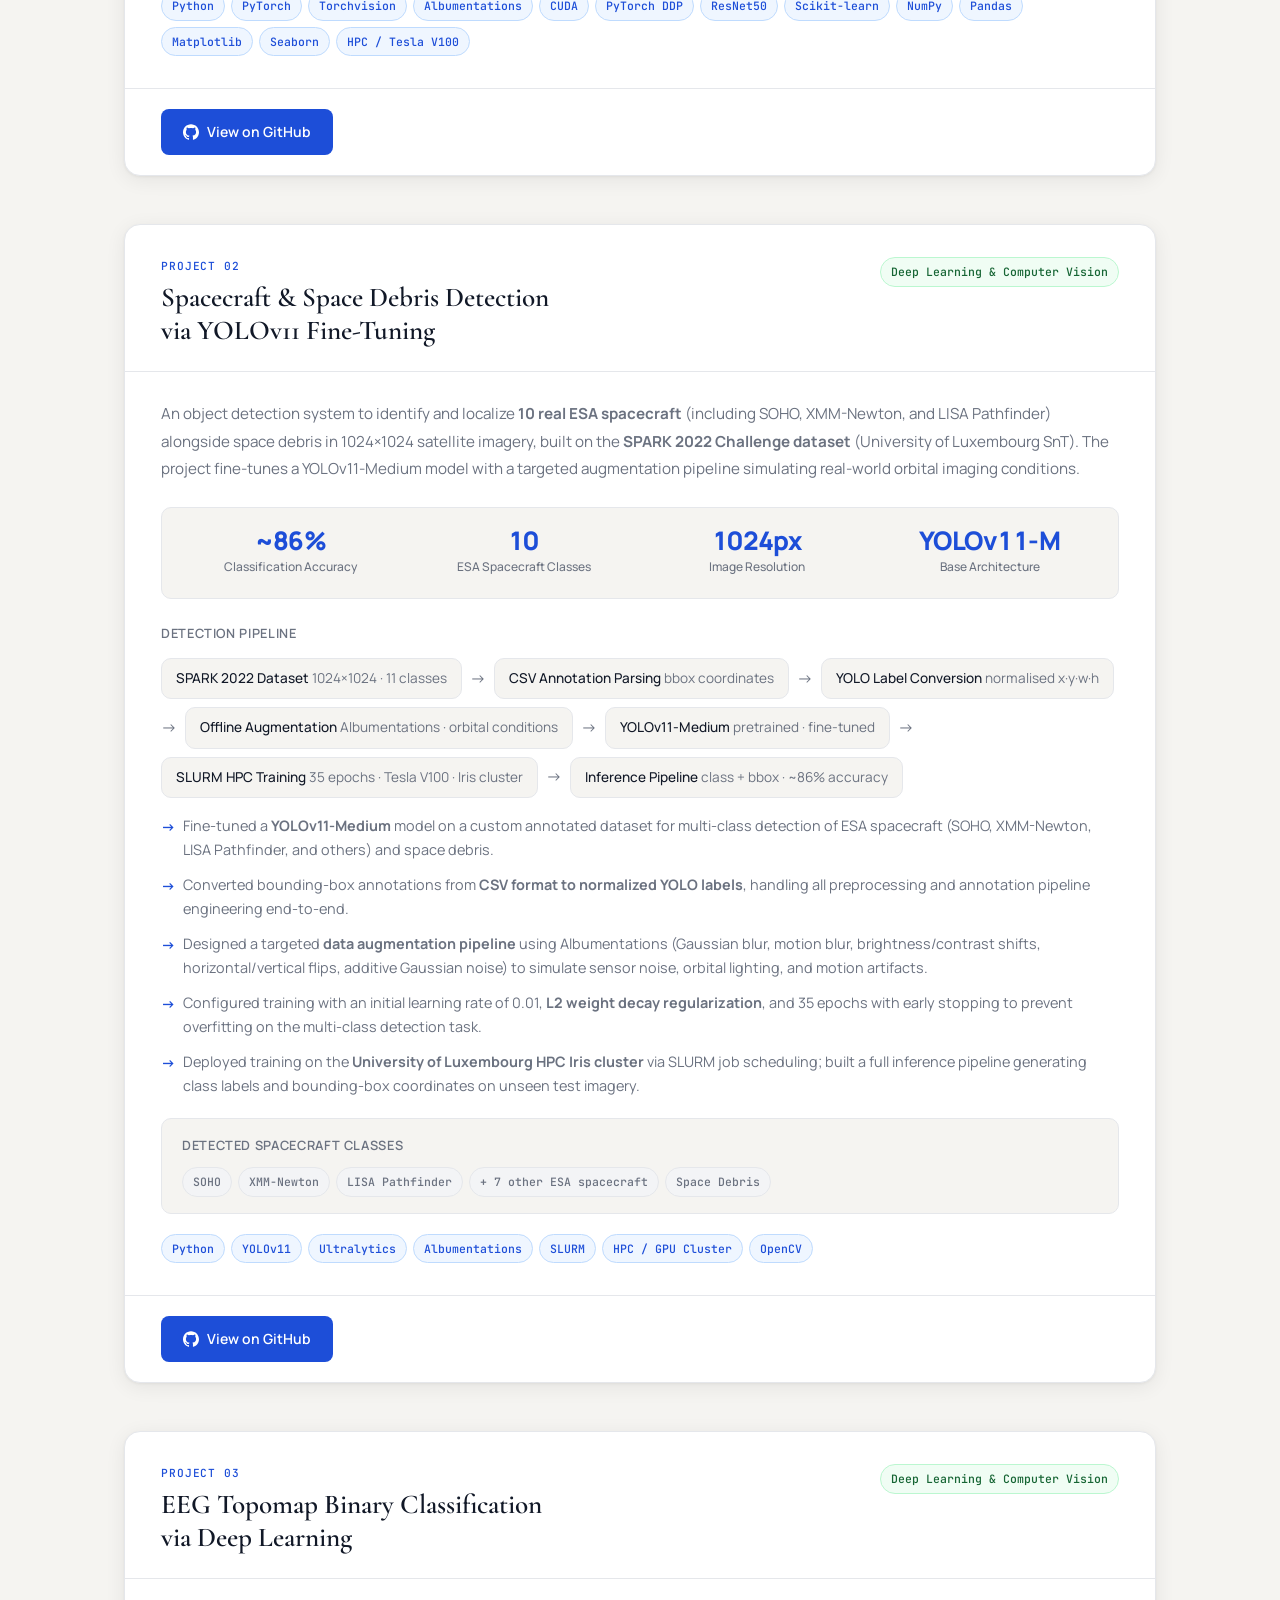
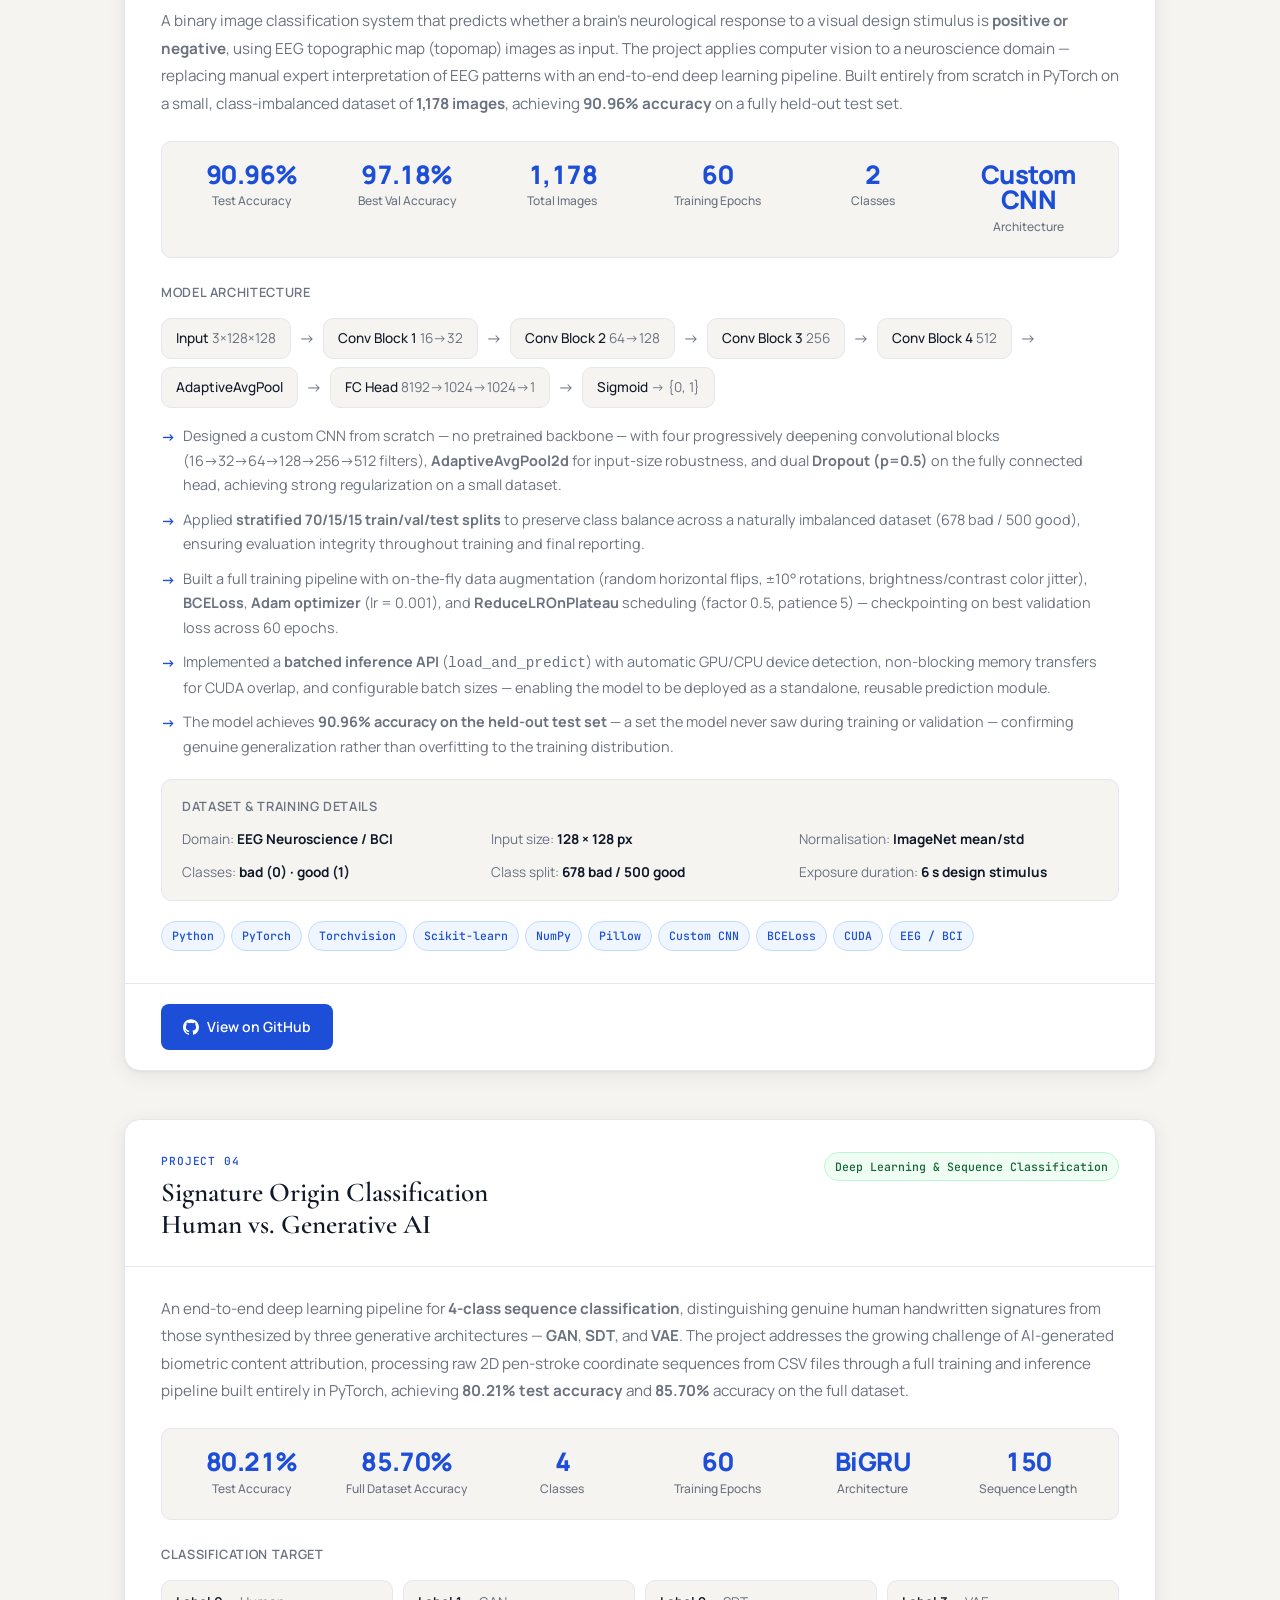
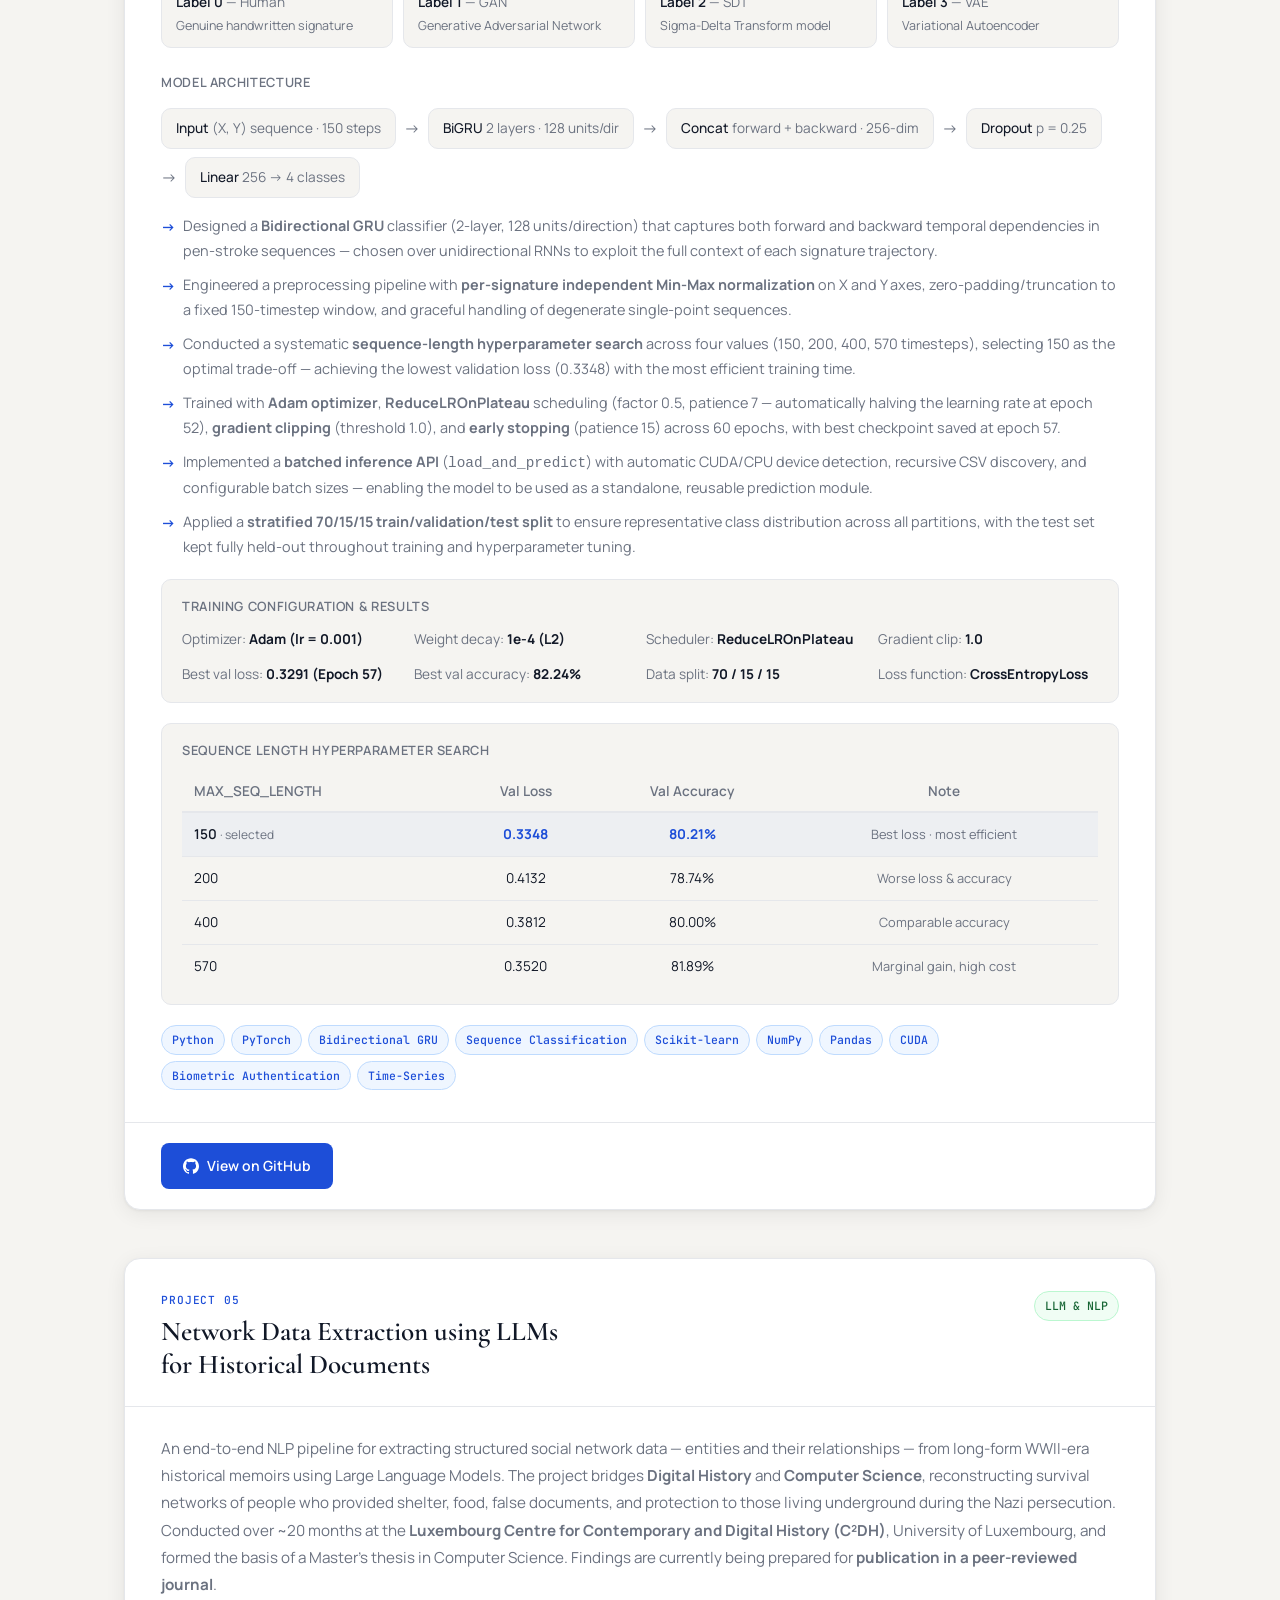
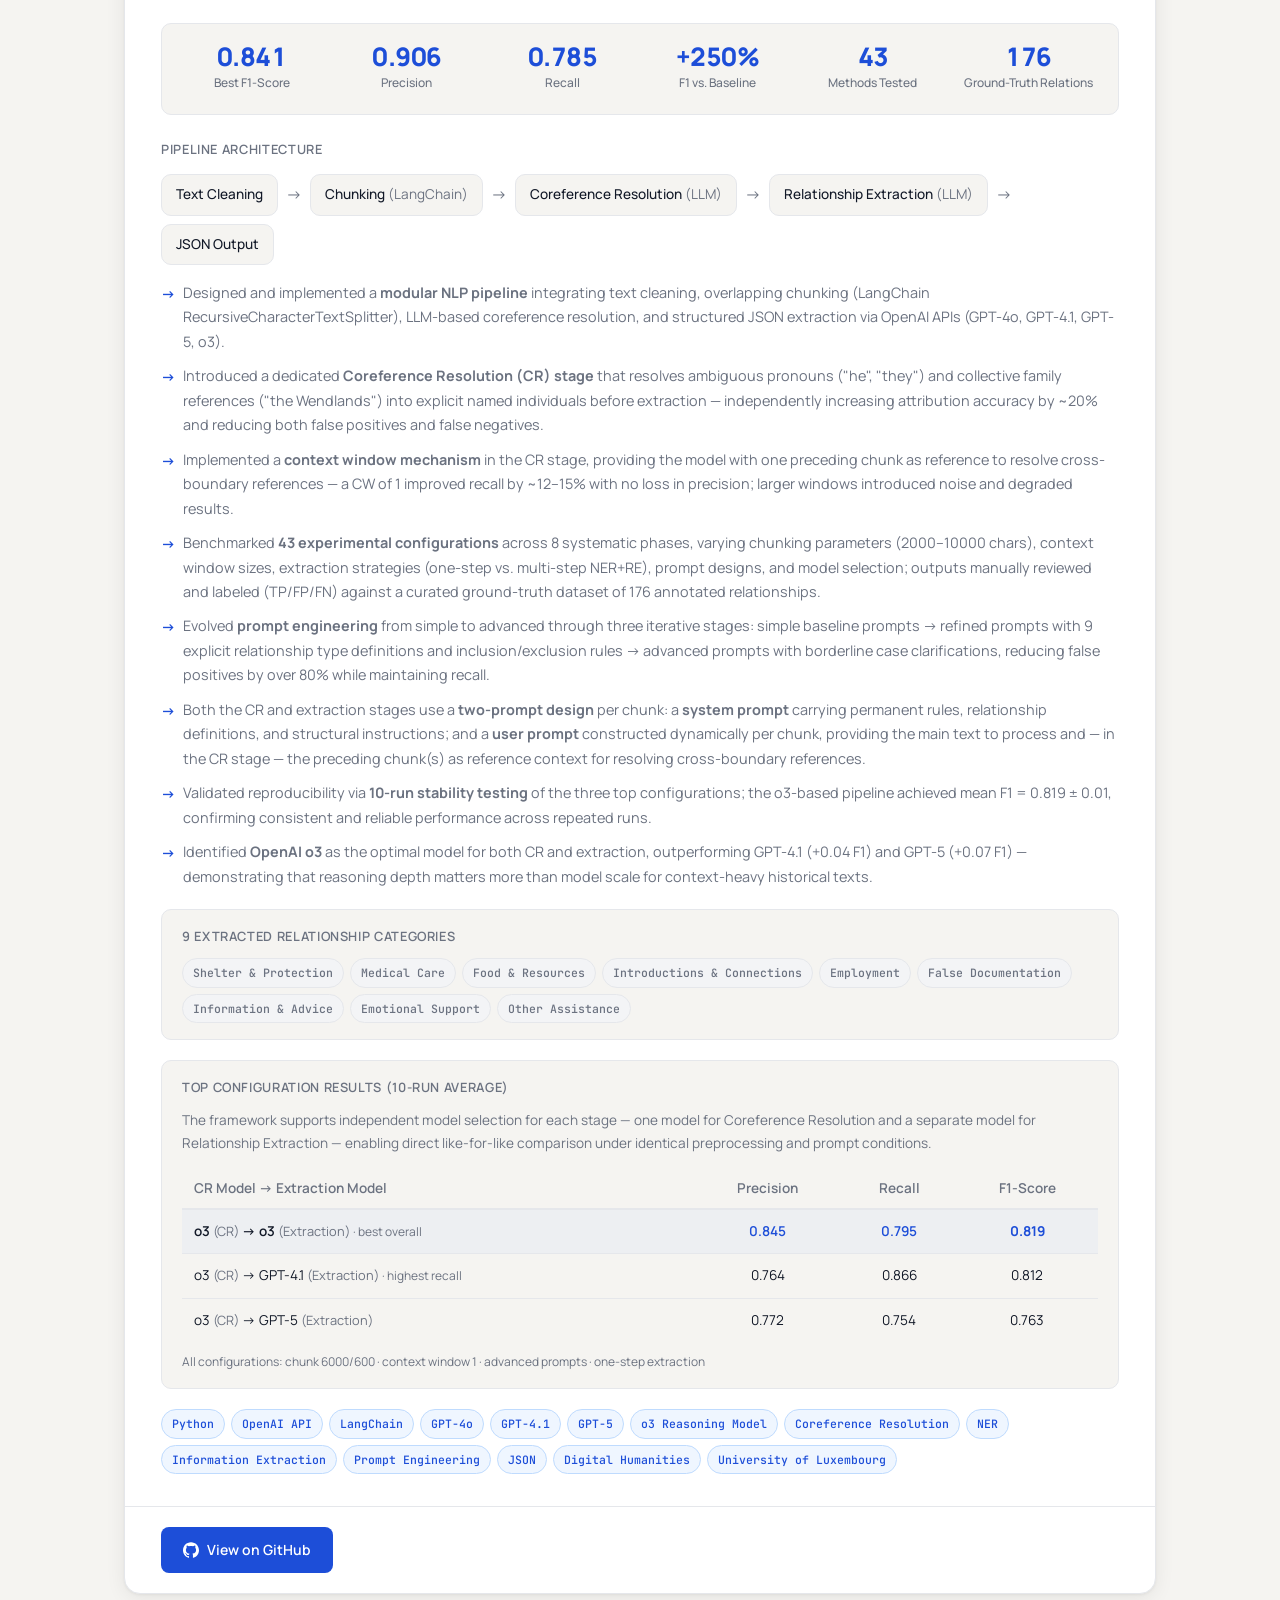
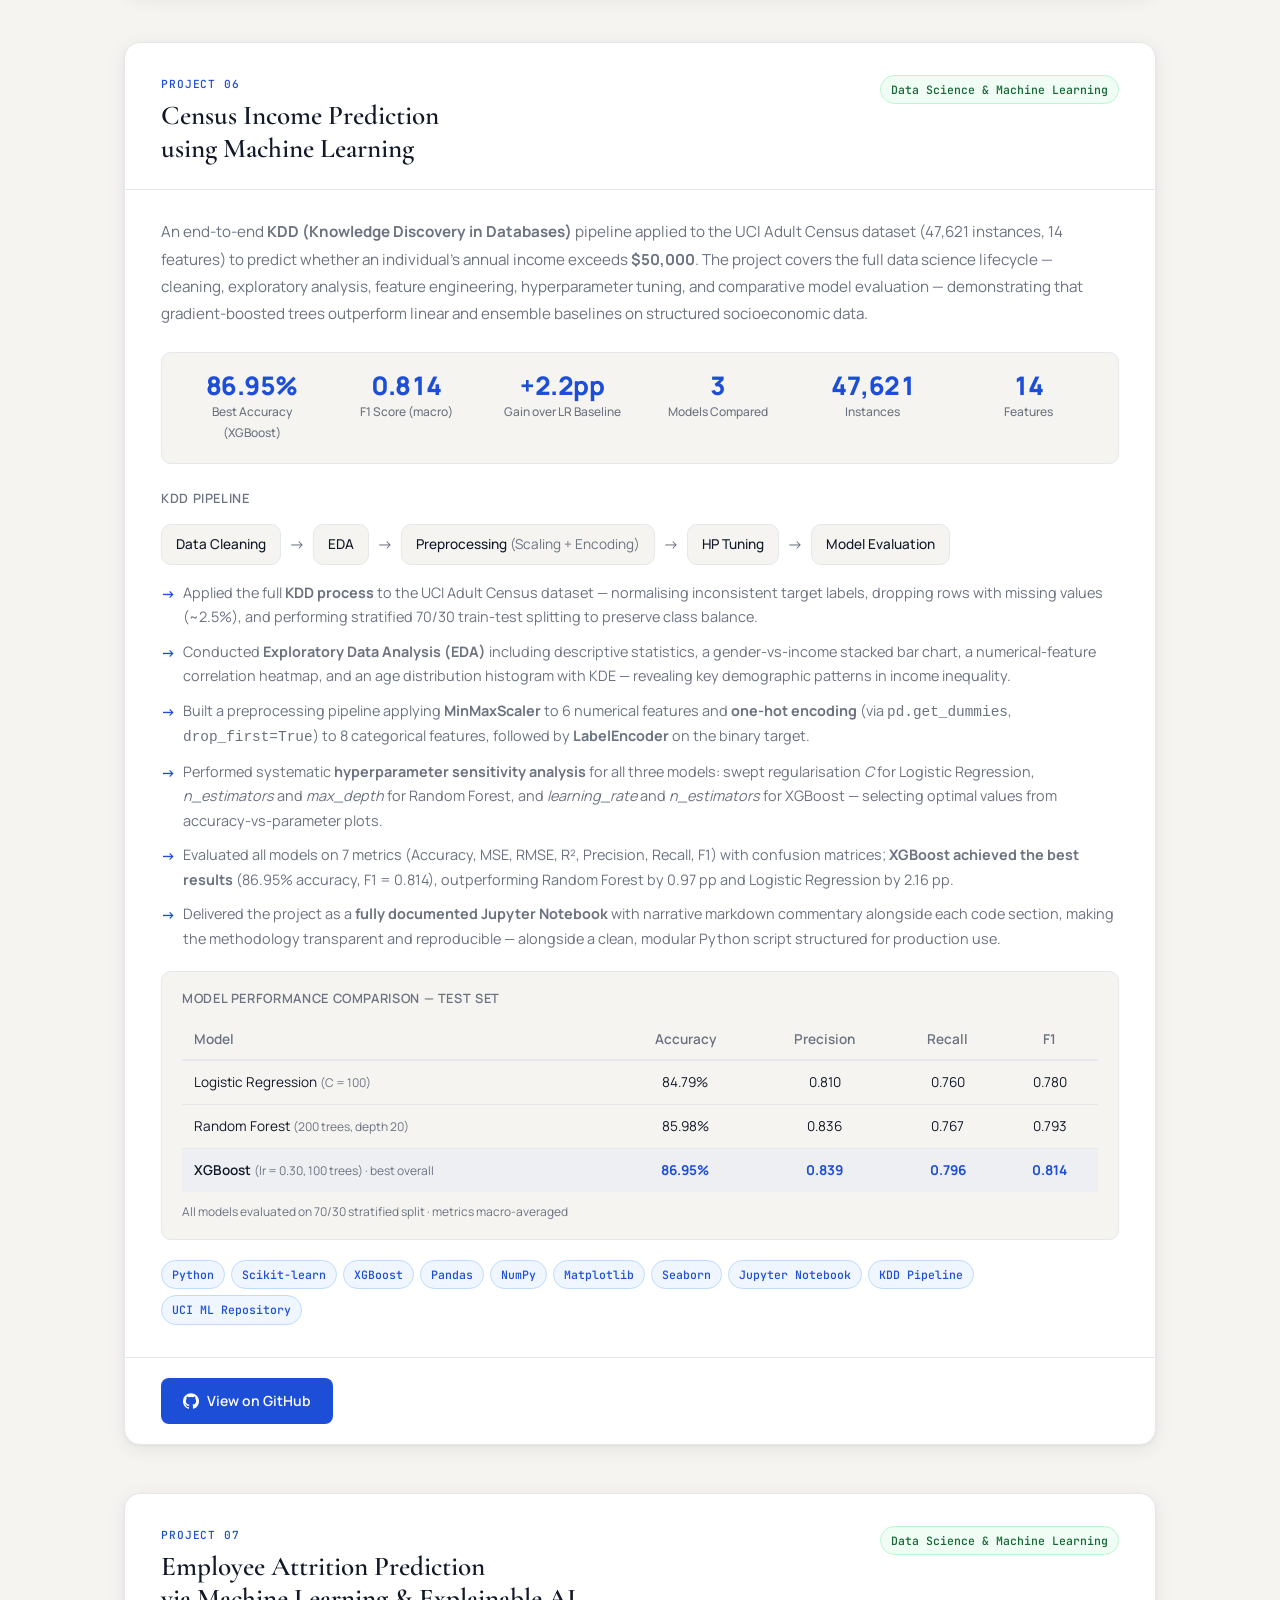
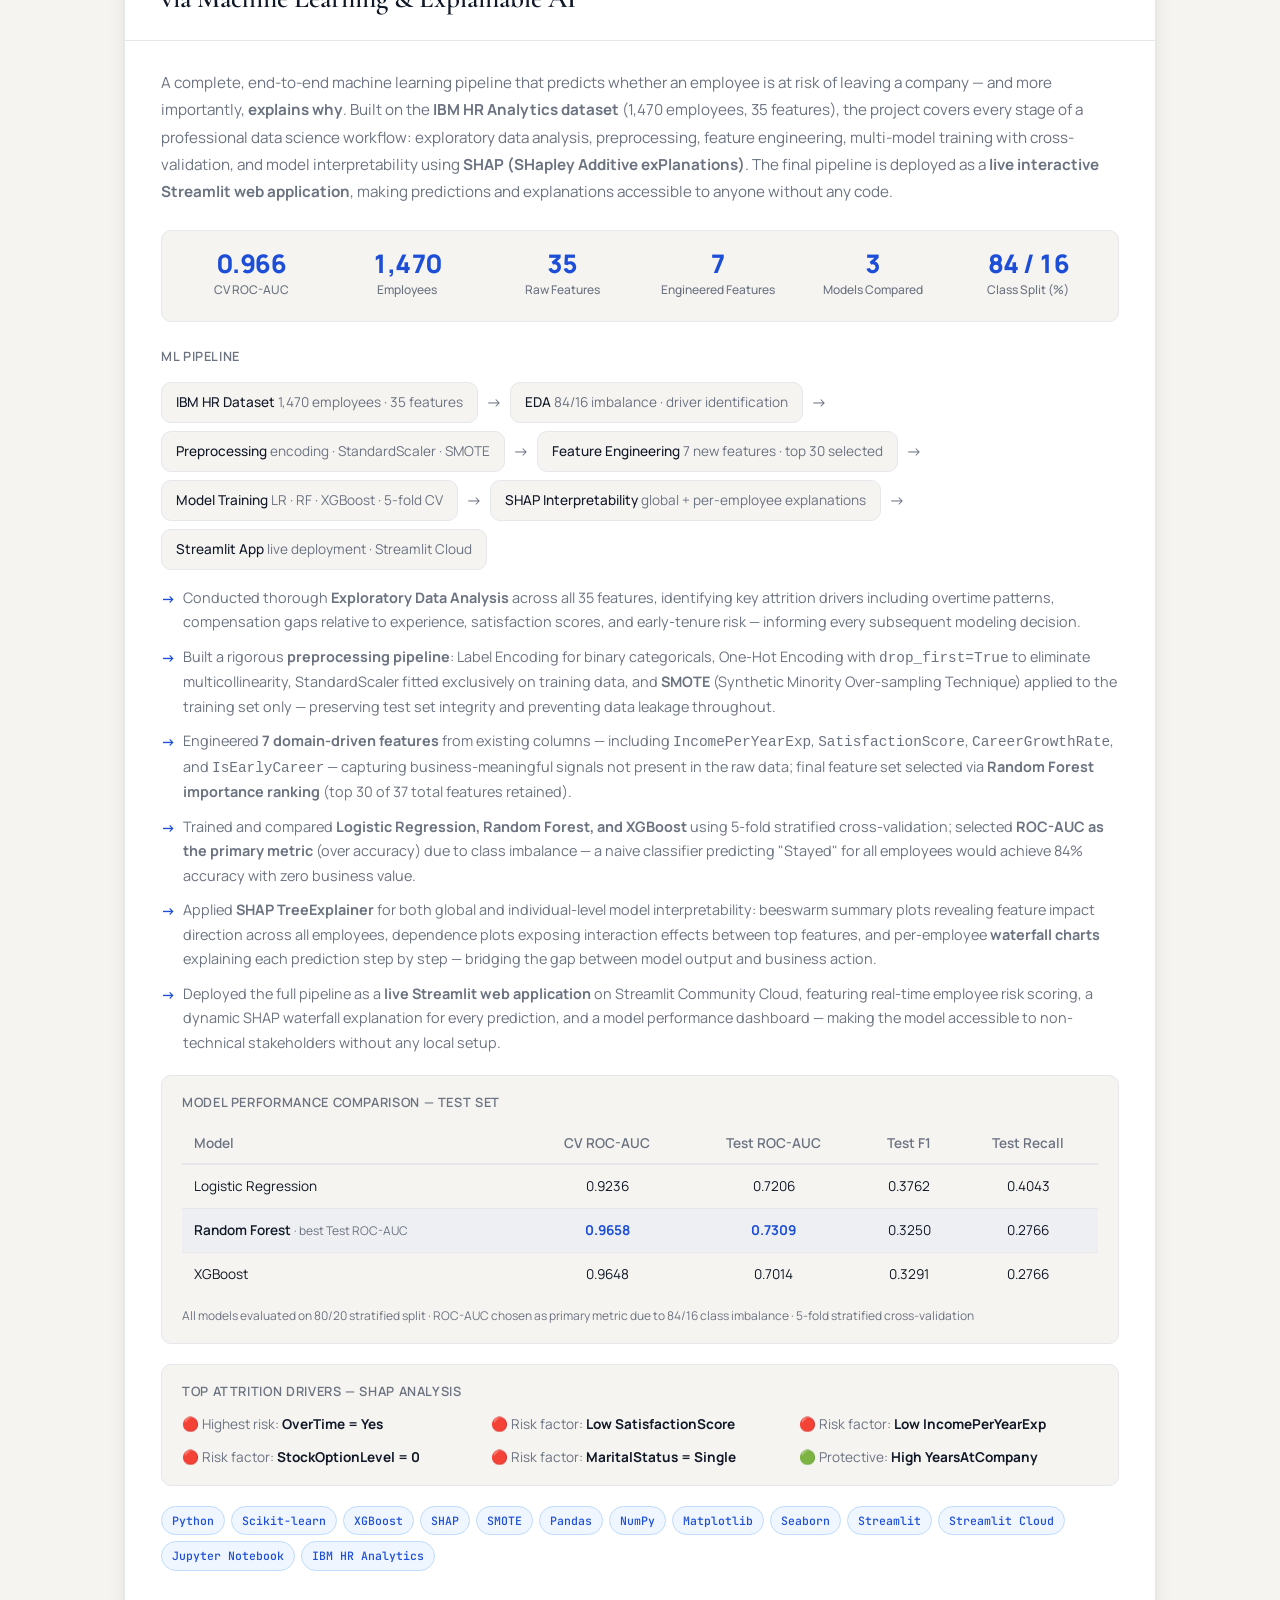
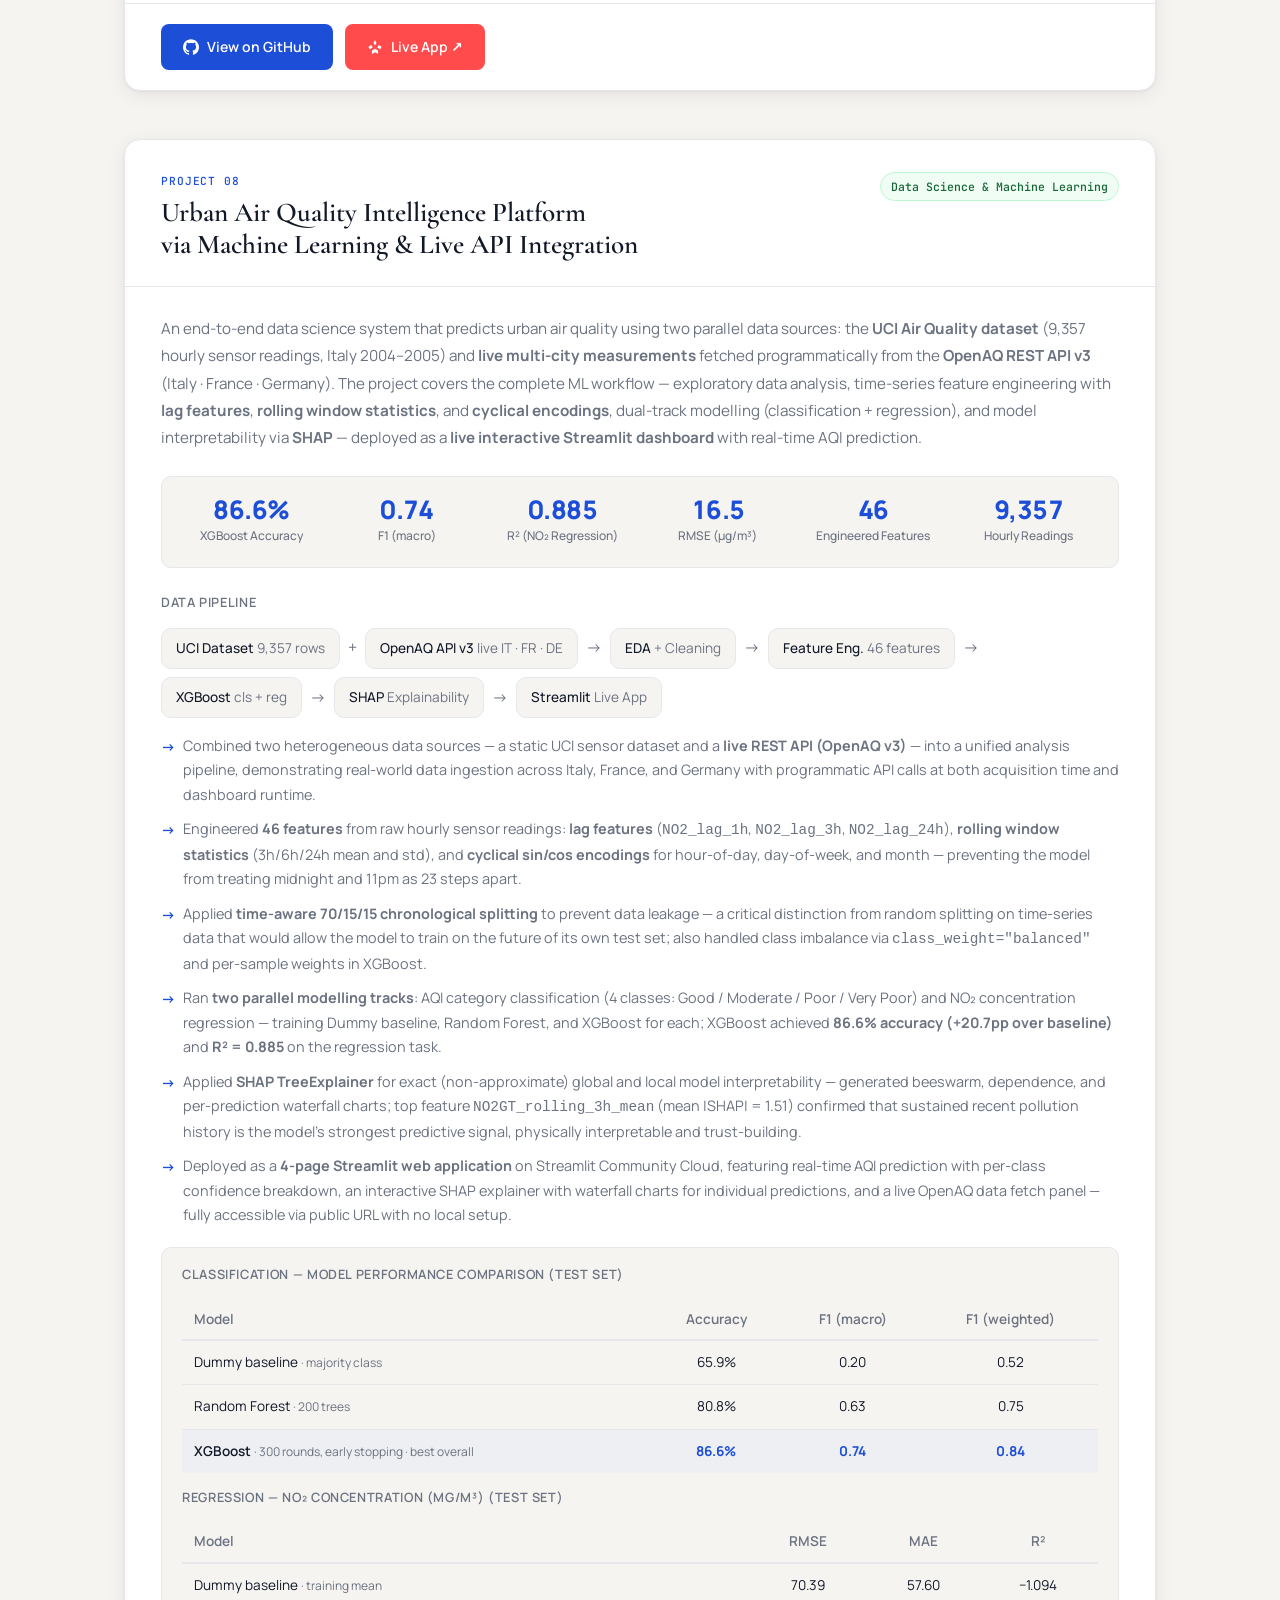
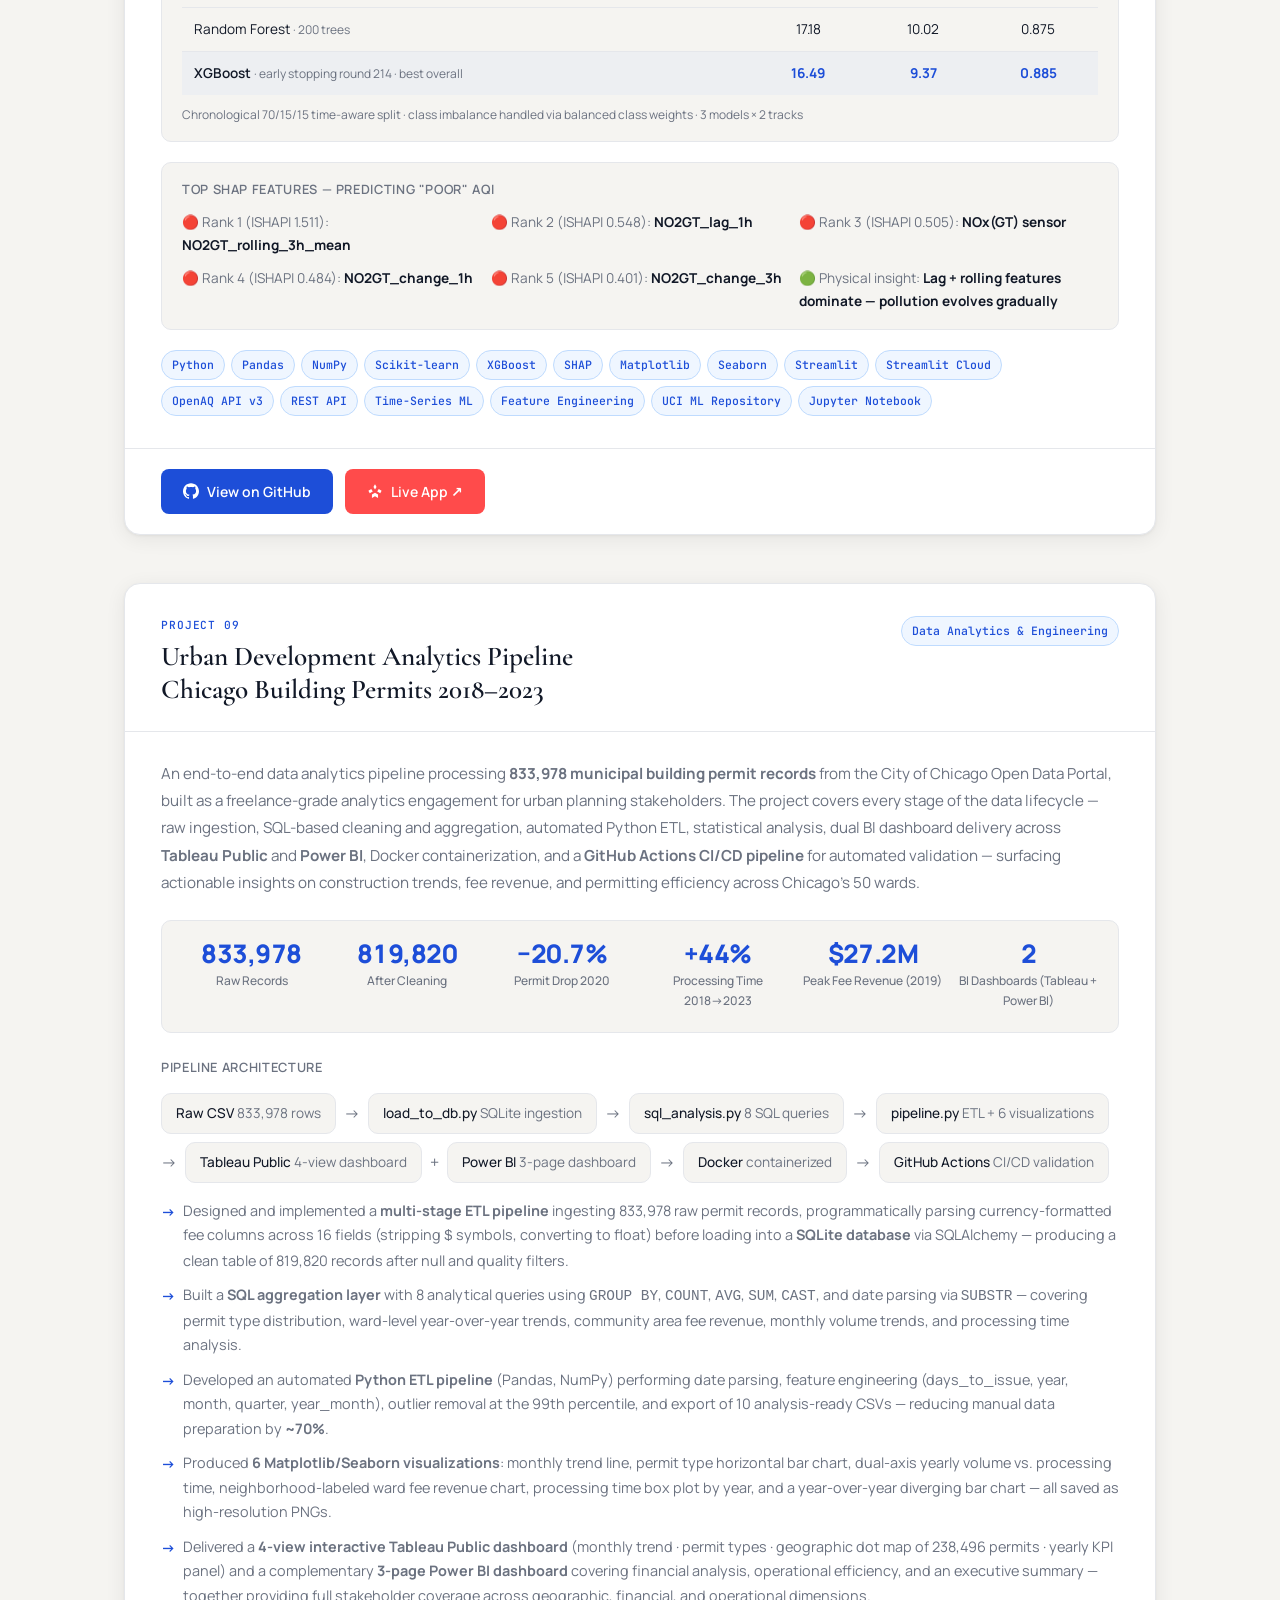
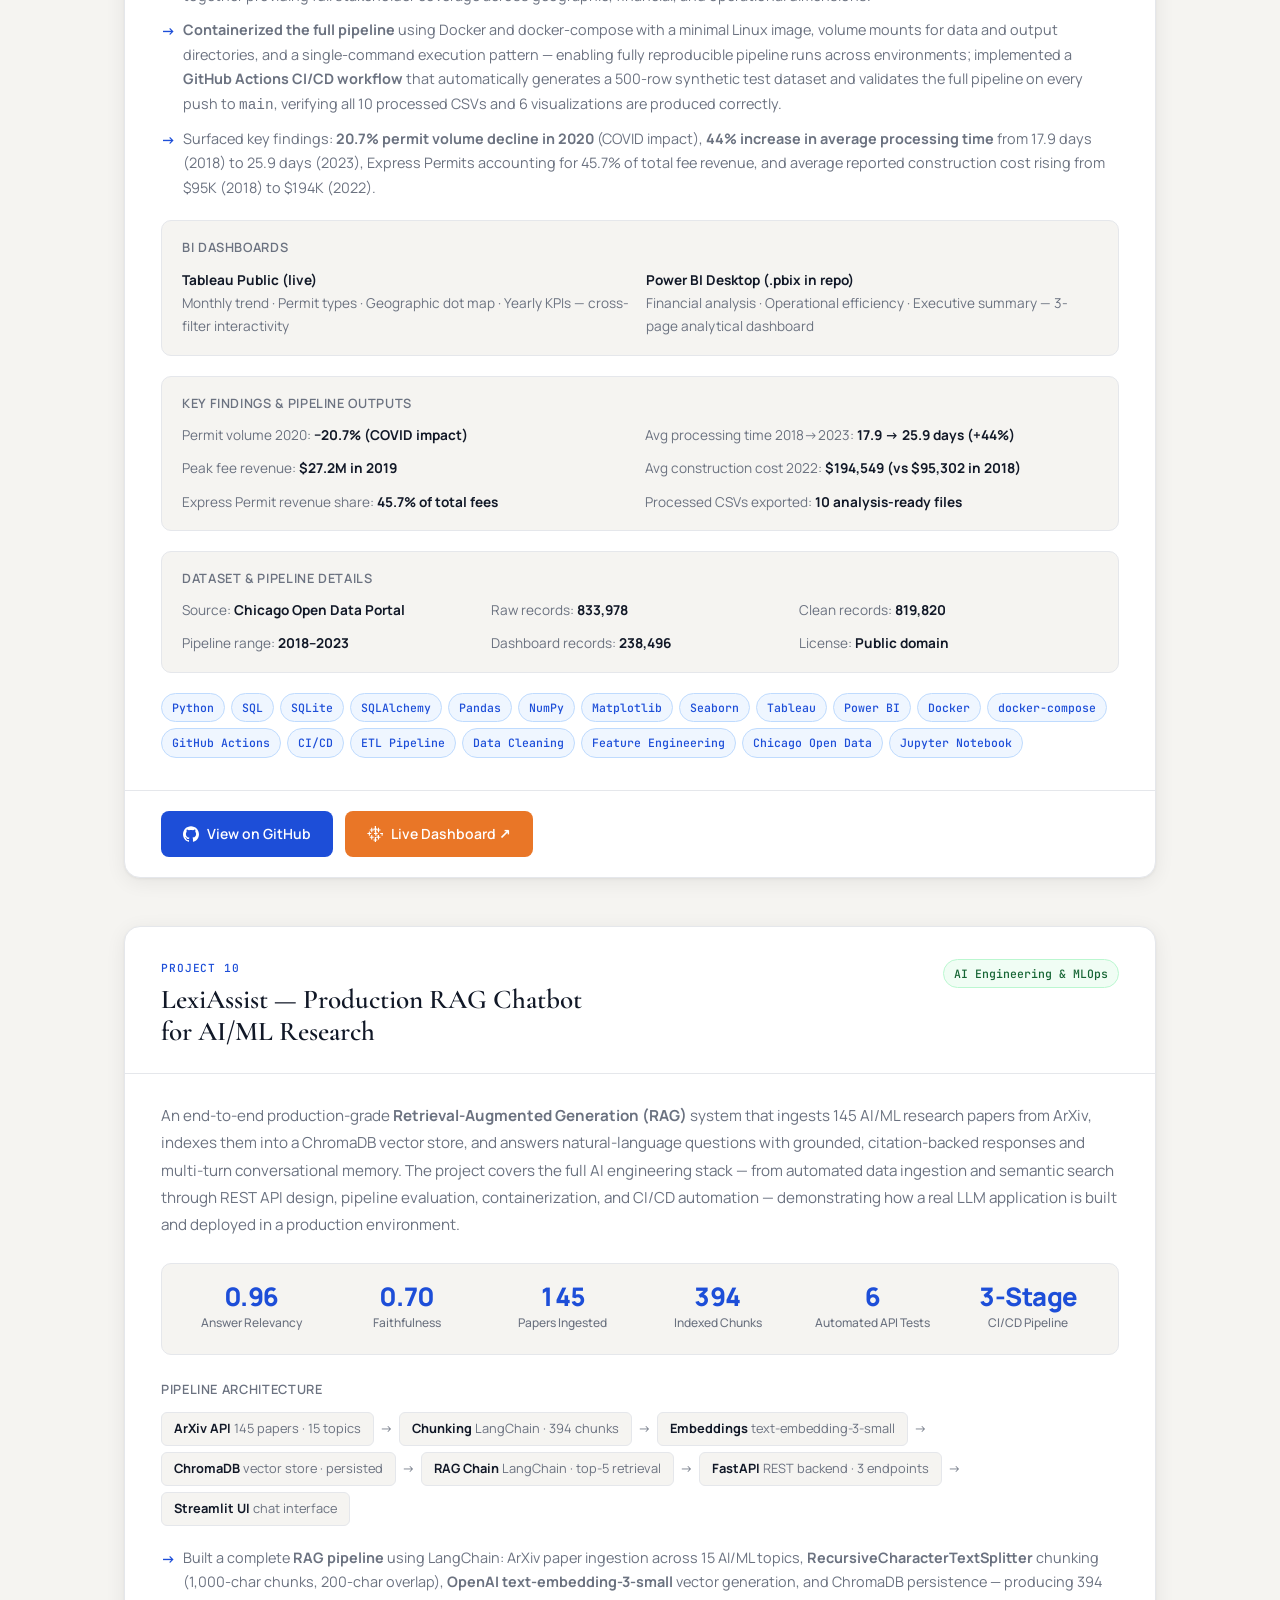
<file: projects.html>
<!DOCTYPE html>
<html lang="en">
<head>
  <meta charset="UTF-8" />
  <meta name="viewport" content="width=device-width, initial-scale=1.0" />
  <title>Projects — Emad Kalantari</title>
  <meta name="description" content="Machine learning and data science projects by Emad Kalantari — covering deep learning, computer vision, NLP, tabular ML, explainable AI, and deployed Streamlit applications." />
  <link rel="icon" type="image/svg+xml" href="assets/img/favicon.svg" />
  <link rel="stylesheet" href="assets/css/style.css" />
  <style>
    .project-filter-bar {
      display: flex;
      flex-wrap: wrap;
      gap: 8px;
      padding: 28px 0 8px;
    }

    .project-filter-btn {
      padding: 7px 18px;
      font-size: 0.85rem;
      font-weight: 500;
      border-radius: 999px;
      border: 1px solid var(--border);
      background: transparent;
      color: var(--text-muted);
      cursor: pointer;
      transition: background 0.18s, color 0.18s, border-color 0.18s;
      font-family: inherit;
      letter-spacing: 0.01em;
    }

    .project-filter-btn:hover {
      border-color: var(--accent);
      color: var(--accent);
    }

    .project-filter-btn.active {
      background: var(--accent);
      border-color: var(--accent);
      color: #fff;
    }

    .project-card[data-category] {
      transition: opacity 0.22s ease, transform 0.22s ease;
    }

    .project-card.filter-hidden {
      display: none;
    }
  </style>
</head>
<body class="page-body">

  <!-- ── Navigation ─────────────────────────────────────── -->
  <nav class="nav">
    <div class="container nav-inner">
      <a href="index.html" class="nav-logo">Emad Kalantari</a>
      <ul class="nav-links">
        <li><a href="index.html">About Me</a></li>
        <li><a href="projects.html">Projects</a></li>
        <li><a href="cv.html">CV</a></li>
        <li><a href="certificates.html">Certificates</a></li>
        <li><a href="contact.html">Contact</a></li>
      </ul>
      <div class="nav-icons">
        <a href="https://github.com/emaadkalantarii" target="_blank" rel="noopener" class="nav-icon-link" aria-label="GitHub">
          <svg viewBox="0 0 24 24"><path d="M12 .297c-6.63 0-12 5.373-12 12 0 5.303 3.438 9.8 8.205 11.385.6.113.82-.258.82-.577 0-.285-.01-1.04-.015-2.04-3.338.724-4.042-1.61-4.042-1.61C4.422 18.07 3.633 17.7 3.633 17.7c-1.087-.744.084-.729.084-.729 1.205.084 1.838 1.236 1.838 1.236 1.07 1.835 2.809 1.305 3.495.998.108-.776.417-1.305.76-1.605-2.665-.3-5.466-1.332-5.466-5.93 0-1.31.465-2.38 1.235-3.22-.135-.303-.54-1.523.105-3.176 0 0 1.005-.322 3.3 1.23.96-.267 1.98-.399 3-.405 1.02.006 2.04.138 3 .405 2.28-1.552 3.285-1.23 3.285-1.23.645 1.653.24 2.873.12 3.176.765.84 1.23 1.91 1.23 3.22 0 4.61-2.805 5.625-5.475 5.92.42.36.81 1.096.81 2.22 0 1.606-.015 2.896-.015 3.286 0 .315.21.69.825.57C20.565 22.092 24 17.592 24 12.297c0-6.627-5.373-12-12-12"/></svg>
        </a>
        <a href="https://www.linkedin.com/in/emad-kalantari/" target="_blank" rel="noopener" class="nav-icon-link" aria-label="LinkedIn">
          <svg viewBox="0 0 24 24"><path d="M20.447 20.452h-3.554v-5.569c0-1.328-.027-3.037-1.852-3.037-1.853 0-2.136 1.445-2.136 2.939v5.667H9.351V9h3.414v1.561h.046c.477-.9 1.637-1.85 3.37-1.85 3.601 0 4.267 2.37 4.267 5.455v6.286zM5.337 7.433a2.062 2.062 0 01-2.063-2.065 2.064 2.064 0 112.063 2.065zm1.782 13.019H3.555V9h3.564v11.452zM22.225 0H1.771C.792 0 0 .774 0 1.729v20.542C0 23.227.792 24 1.771 24h20.451C23.2 24 24 23.227 24 22.271V1.729C24 .774 23.2 0 22.222 0h.003z"/></svg>
        </a>
        <a href="contact.html#contact-form" class="nav-icon-link" aria-label="Contact">
          <svg viewBox="0 0 24 24"><path d="M20 4H4c-1.1 0-2 .9-2 2v12c0 1.1.9 2 2 2h16c1.1 0 2-.9 2-2V6c0-1.1-.9-2-2-2zm0 4l-8 5-8-5V6l8 5 8-5v2z"/></svg>
        </a>
      </div>
      <button class="nav-toggle" aria-label="Toggle menu">☰</button>
    </div>
  </nav>

  <!-- ── Page Hero ──────────────────────────────────────── -->
  <div class="page-hero">
    <div class="container">
      <span class="section-label">Portfolio</span>
      <h1 class="page-title">Projects</h1>
      <p class="lead">
      End-to-end projects spanning applied deep learning, computer vision, NLP and LLM pipelines, RAG systems,
      data science, data analytics, and data engineering — built with production-quality standards including
      HPC-distributed GPU training, cloud storage (AWS S3), containerised deployments with Docker, CI/CD
      automation, and live web applications. Use the filter to explore by domain.
      </p>
    </div>
  </div>

  <!-- ── Filter Bar ────────────────────────────────────── -->
  <div class="container">
    <div class="project-filter-bar">
      <button class="project-filter-btn active" data-filter="all">All</button>
      <button class="project-filter-btn" data-filter="computer-vision">Deep Learning &amp; Computer Vision</button>
      <button class="project-filter-btn" data-filter="machine-learning">Data Science &amp; Machine Learning</button>
      <button class="project-filter-btn" data-filter="data-analytics">Data Analytics &amp; Engineering</button>
      <button class="project-filter-btn" data-filter="ai-engineering">AI Engineering &amp; MLOps</button>
      <button class="project-filter-btn" data-filter="nlp">LLM &amp; NLP</button>

    </div>
  </div>

  <!-- ── Projects ───────────────────────────────────────── -->
  <div class="container">

    <!-- ── Project 1: Dog Breed Classification ──────────── -->
    <article class="project-card fade-in" data-category="computer-vision">
      <div class="project-card-header">
        <div>
          <span class="project-card-num">PROJECT 01</span>
          <h2 class="project-card-title">Dog Breed Classification<br>via Deep Learning &amp; Transfer Learning</h2>
        </div>
        <div style="flex-shrink:0;">
          <span class="tag tag-green">Deep Learning &amp; Computer Vision</span>
        </div>
      </div>

      <div class="project-card-body">
        <p class="project-card-desc">
          A fine-grained image classification system capable of identifying <strong>120 dog breeds</strong>
          from the Stanford Dogs Dataset (20,580 images). The project explores the full deep learning
          lifecycle — from data preprocessing and augmentation design through distributed GPU training
          to final evaluation — demonstrating strong generalization with a top-1 test accuracy of 84.20%.
        </p>

        <!-- Metrics -->
        <div class="project-metrics">
          <div class="metric-item">
            <div class="metric-value">84.20%</div>
            <div class="metric-label">Top-1 Accuracy</div>
          </div>
          <div class="metric-item">
            <div class="metric-value">96.54%</div>
            <div class="metric-label">Top-3 Accuracy</div>
          </div>
          <div class="metric-item">
            <div class="metric-value">98.05%</div>
            <div class="metric-label">Top-5 Accuracy</div>
          </div>
          <div class="metric-item">
            <div class="metric-value">0.67%</div>
            <div class="metric-label">Generalization Gap</div>
          </div>
          <div class="metric-item">
            <div class="metric-value">120</div>
            <div class="metric-label">Breed Classes</div>
          </div>
          <div class="metric-item">
            <div class="metric-value">20,580</div>
            <div class="metric-label">Training Images</div>
          </div>
        </div>

        <!-- Training Pipeline -->
        <div style="margin: 24px 0 8px;">
          <p style="font-size: 0.8rem; font-weight: 600; color: var(--text-muted); letter-spacing: 0.05em; text-transform: uppercase; margin-bottom: 14px;">Training Pipeline</p>
          <div style="display: flex; flex-wrap: wrap; gap: 8px; align-items: center;">
            <div style="background: var(--bg); border: 1px solid var(--border); border-radius: var(--radius); padding: 8px 14px; font-size: 0.85rem; font-weight: 500;">Stanford Dogs Dataset <span style="color: var(--text-muted); font-weight: 400;">20,580 images · 120 breeds</span></div>
            <span style="color: var(--text-muted); font-size: 1rem;">→</span>
            <div style="background: var(--bg); border: 1px solid var(--border); border-radius: var(--radius); padding: 8px 14px; font-size: 0.85rem; font-weight: 500;">Annotation Parsing <span style="color: var(--text-muted); font-weight: 400;">XML bounding boxes</span></div>
            <span style="color: var(--text-muted); font-size: 1rem;">→</span>
            <div style="background: var(--bg); border: 1px solid var(--border); border-radius: var(--radius); padding: 8px 14px; font-size: 0.85rem; font-weight: 500;">BBox Crop + Resize <span style="color: var(--text-muted); font-weight: 400;">224×224 px · +7% accuracy</span></div>
            <span style="color: var(--text-muted); font-size: 1rem;">→</span>
            <div style="background: var(--bg); border: 1px solid var(--border); border-radius: var(--radius); padding: 8px 14px; font-size: 0.85rem; font-weight: 500;">Stratified Split <span style="color: var(--text-muted); font-weight: 400;">70 / 20 / 10</span></div>
            <span style="color: var(--text-muted); font-size: 1rem;">→</span>
            <div style="background: var(--bg); border: 1px solid var(--border); border-radius: var(--radius); padding: 8px 14px; font-size: 0.85rem; font-weight: 500;">On-the-fly Augmentation <span style="color: var(--text-muted); font-weight: 400;">Albumentations · 10 transforms</span></div>
            <span style="color: var(--text-muted); font-size: 1rem;">→</span>
            <div style="background: var(--bg); border: 1px solid var(--border); border-radius: var(--radius); padding: 8px 14px; font-size: 0.85rem; font-weight: 500;">ResNet50 <span style="color: var(--text-muted); font-weight: 400;">ImageNet pretrained · frozen backbone</span></div>
            <span style="color: var(--text-muted); font-size: 1rem;">→</span>
            <div style="background: var(--bg); border: 1px solid var(--border); border-radius: var(--radius); padding: 8px 14px; font-size: 0.85rem; font-weight: 500;">AdamW + CosineAnnealingLR <span style="color: var(--text-muted); font-weight: 400;">50 epochs · AMP · grad clipping</span></div>
            <span style="color: var(--text-muted); font-size: 1rem;">→</span>
            <div style="background: var(--bg); border: 1px solid var(--border); border-radius: var(--radius); padding: 8px 14px; font-size: 0.85rem; font-weight: 500;">Evaluation <span style="color: var(--text-muted); font-weight: 400;">84.56% Top-1 · 98.25% Top-5</span></div>
          </div>
        </div>

        <!-- Highlights -->
        <ul class="project-bullets">
          <li>Applied transfer learning with a pretrained <strong>ResNet50 (ImageNet)</strong> backbone, replacing the final classification head for 120-class output on fine-grained dog breed recognition.</li>
          <li>Built a robust preprocessing pipeline using <strong>bounding-box-guided cropping</strong> and 224×224 resizing, yielding ~7% accuracy gain over uncropped baselines.</li>
          <li>Implemented aggressive on-the-fly data augmentation via <strong>Albumentations</strong> (random crops, flips, rotations, colour jitter, Gaussian noise/blur, random erasing) to combat overfitting.</li>
          <li>Trained over <strong>50 epochs</strong> on a 2-GPU distributed setup (2× Tesla V100, <strong>University of Luxembourg HPC</strong>) using PyTorch DDP, AdamW optimiser with CosineAnnealingLR scheduling, and gradient clipping.</li>
          <li>Achieved a generalization gap of only <strong>0.67%</strong> between validation and test accuracy, demonstrating strong model robustness and minimal overfitting.</li>
        </ul>

        <!-- Tech Stack -->
        <div class="tags-row">
          <span class="tag">Python</span>
          <span class="tag">PyTorch</span>
          <span class="tag">Torchvision</span>
          <span class="tag">Albumentations</span>
          <span class="tag">CUDA</span>
          <span class="tag">PyTorch DDP</span>
          <span class="tag">ResNet50</span>
          <span class="tag">Scikit-learn</span>
          <span class="tag">NumPy</span>
          <span class="tag">Pandas</span>
          <span class="tag">Matplotlib</span>
          <span class="tag">Seaborn</span>
          <span class="tag">HPC / Tesla V100</span>
        </div>
      </div>

      <div class="project-card-footer">
        <a href="https://github.com/emaadkalantarii/Dog-Breed-Classification-Deep-Learning"
           target="_blank" rel="noopener" class="btn btn-primary">
          <svg viewBox="0 0 24 24"><path d="M12 .297c-6.63 0-12 5.373-12 12 0 5.303 3.438 9.8 8.205 11.385.6.113.82-.258.82-.577 0-.285-.01-1.04-.015-2.04-3.338.724-4.042-1.61-4.042-1.61C4.422 18.07 3.633 17.7 3.633 17.7c-1.087-.744.084-.729.084-.729 1.205.084 1.838 1.236 1.838 1.236 1.07 1.835 2.809 1.305 3.495.998.108-.776.417-1.305.76-1.605-2.665-.3-5.466-1.332-5.466-5.93 0-1.31.465-2.38 1.235-3.22-.135-.303-.54-1.523.105-3.176 0 0 1.005-.322 3.3 1.23.96-.267 1.98-.399 3-.405 1.02.006 2.04.138 3 .405 2.28-1.552 3.285-1.23 3.285-1.23.645 1.653.24 2.873.12 3.176.765.84 1.23 1.91 1.23 3.22 0 4.61-2.805 5.625-5.475 5.92.42.36.81 1.096.81 2.22 0 1.606-.015 2.896-.015 3.286 0 .315.21.69.825.57C20.565 22.092 24 17.592 24 12.297c0-6.627-5.373-12-12-12"/></svg>
          View on GitHub
        </a>
      </div>
    </article>

    <!-- ── Project 2: Spacecraft Detection ──────────────── -->
    <article class="project-card fade-in" data-category="computer-vision">
      <div class="project-card-header">
        <div>
          <span class="project-card-num">PROJECT 02</span>
          <h2 class="project-card-title">Spacecraft &amp; Space Debris Detection<br>via YOLOv11 Fine-Tuning</h2>
        </div>
        <div style="flex-shrink:0;">
          <span class="tag tag-green">Deep Learning &amp; Computer Vision</span>
        </div>
      </div>

      <div class="project-card-body">
        <p class="project-card-desc">
          An object detection system to identify and localize <strong>10 real ESA spacecraft</strong>
          (including SOHO, XMM-Newton, and LISA Pathfinder) alongside space debris in 1024×1024
          satellite imagery, built on the <strong>SPARK 2022 Challenge dataset</strong>
          (University of Luxembourg SnT). The project fine-tunes a YOLOv11-Medium model with a
          targeted augmentation pipeline simulating real-world orbital imaging conditions.
        </p>

        <!-- Metrics -->
        <div class="project-metrics">
          <div class="metric-item">
            <div class="metric-value">~86%</div>
            <div class="metric-label">Classification Accuracy</div>
          </div>
          <div class="metric-item">
            <div class="metric-value">10</div>
            <div class="metric-label">ESA Spacecraft Classes</div>
          </div>
          <div class="metric-item">
            <div class="metric-value">1024px</div>
            <div class="metric-label">Image Resolution</div>
          </div>
          <div class="metric-item">
            <div class="metric-value">YOLOv11-M</div>
            <div class="metric-label">Base Architecture</div>
          </div>
        </div>

        <!-- Detection Pipeline -->
        <div style="margin: 24px 0 8px;">
          <p style="font-size: 0.8rem; font-weight: 600; color: var(--text-muted); letter-spacing: 0.05em; text-transform: uppercase; margin-bottom: 14px;">Detection Pipeline</p>
          <div style="display: flex; flex-wrap: wrap; gap: 8px; align-items: center;">
            <div style="background: var(--bg); border: 1px solid var(--border); border-radius: var(--radius); padding: 8px 14px; font-size: 0.85rem; font-weight: 500;">SPARK 2022 Dataset <span style="color: var(--text-muted); font-weight: 400;">1024×1024 · 11 classes</span></div>
            <span style="color: var(--text-muted); font-size: 1rem;">→</span>
            <div style="background: var(--bg); border: 1px solid var(--border); border-radius: var(--radius); padding: 8px 14px; font-size: 0.85rem; font-weight: 500;">CSV Annotation Parsing <span style="color: var(--text-muted); font-weight: 400;">bbox coordinates</span></div>
            <span style="color: var(--text-muted); font-size: 1rem;">→</span>
            <div style="background: var(--bg); border: 1px solid var(--border); border-radius: var(--radius); padding: 8px 14px; font-size: 0.85rem; font-weight: 500;">YOLO Label Conversion <span style="color: var(--text-muted); font-weight: 400;">normalised x·y·w·h</span></div>
            <span style="color: var(--text-muted); font-size: 1rem;">→</span>
            <div style="background: var(--bg); border: 1px solid var(--border); border-radius: var(--radius); padding: 8px 14px; font-size: 0.85rem; font-weight: 500;">Offline Augmentation <span style="color: var(--text-muted); font-weight: 400;">Albumentations · orbital conditions</span></div>
            <span style="color: var(--text-muted); font-size: 1rem;">→</span>
            <div style="background: var(--bg); border: 1px solid var(--border); border-radius: var(--radius); padding: 8px 14px; font-size: 0.85rem; font-weight: 500;">YOLOv11-Medium <span style="color: var(--text-muted); font-weight: 400;">pretrained · fine-tuned</span></div>
            <span style="color: var(--text-muted); font-size: 1rem;">→</span>
            <div style="background: var(--bg); border: 1px solid var(--border); border-radius: var(--radius); padding: 8px 14px; font-size: 0.85rem; font-weight: 500;">SLURM HPC Training <span style="color: var(--text-muted); font-weight: 400;">35 epochs · Tesla V100 · Iris cluster</span></div>
            <span style="color: var(--text-muted); font-size: 1rem;">→</span>
            <div style="background: var(--bg); border: 1px solid var(--border); border-radius: var(--radius); padding: 8px 14px; font-size: 0.85rem; font-weight: 500;">Inference Pipeline <span style="color: var(--text-muted); font-weight: 400;">class + bbox · ~86% accuracy</span></div>
          </div>
        </div>

        <!-- Highlights -->
        <ul class="project-bullets">
          <li>Fine-tuned a <strong>YOLOv11-Medium</strong> model on a custom annotated dataset for multi-class detection of ESA spacecraft (SOHO, XMM-Newton, LISA Pathfinder, and others) and space debris.</li>
          <li>Converted bounding-box annotations from <strong>CSV format to normalized YOLO labels</strong>, handling all preprocessing and annotation pipeline engineering end-to-end.</li>
          <li>Designed a targeted <strong>data augmentation pipeline</strong> using Albumentations (Gaussian blur, motion blur, brightness/contrast shifts, horizontal/vertical flips, additive Gaussian noise) to simulate sensor noise, orbital lighting, and motion artifacts.</li>
          <li>Configured training with an initial learning rate of 0.01, <strong>L2 weight decay regularization</strong>, and 35 epochs with early stopping to prevent overfitting on the multi-class detection task.</li>
          <li>Deployed training on the <strong>University of Luxembourg HPC Iris cluster</strong> via SLURM job scheduling; built a full inference pipeline generating class labels and bounding-box coordinates on unseen test imagery.</li>
        </ul>

        <!-- Spacecraft List -->
        <div style="margin: 20px 0; padding: 16px 20px; background: var(--bg); border-radius: var(--radius); border: 1px solid var(--border);">
          <p style="font-size: 0.8rem; font-weight: 600; color: var(--text-muted); letter-spacing: 0.05em; text-transform: uppercase; margin-bottom: 10px;">Detected Spacecraft Classes</p>
          <div class="tags-row" style="margin-top: 0;">
            <span class="tag tag-gray">SOHO</span>
            <span class="tag tag-gray">XMM-Newton</span>
            <span class="tag tag-gray">LISA Pathfinder</span>
            <span class="tag tag-gray">+ 7 other ESA spacecraft</span>
            <span class="tag tag-gray">Space Debris</span>
          </div>
        </div>

        <!-- Tech Stack -->
        <div class="tags-row">
          <span class="tag">Python</span>
          <span class="tag">YOLOv11</span>
          <span class="tag">Ultralytics</span>
          <span class="tag">Albumentations</span>
          <span class="tag">SLURM</span>
          <span class="tag">HPC / GPU Cluster</span>
          <span class="tag">OpenCV</span>
        </div>
      </div>

      <div class="project-card-footer">
        <a href="https://github.com/emaadkalantarii/Satellite-Object-Detection-using-YOLOv11"
           target="_blank" rel="noopener" class="btn btn-primary">
          <svg viewBox="0 0 24 24"><path d="M12 .297c-6.63 0-12 5.373-12 12 0 5.303 3.438 9.8 8.205 11.385.6.113.82-.258.82-.577 0-.285-.01-1.04-.015-2.04-3.338.724-4.042-1.61-4.042-1.61C4.422 18.07 3.633 17.7 3.633 17.7c-1.087-.744.084-.729.084-.729 1.205.084 1.838 1.236 1.838 1.236 1.07 1.835 2.809 1.305 3.495.998.108-.776.417-1.305.76-1.605-2.665-.3-5.466-1.332-5.466-5.93 0-1.31.465-2.38 1.235-3.22-.135-.303-.54-1.523.105-3.176 0 0 1.005-.322 3.3 1.23.96-.267 1.98-.399 3-.405 1.02.006 2.04.138 3 .405 2.28-1.552 3.285-1.23 3.285-1.23.645 1.653.24 2.873.12 3.176.765.84 1.23 1.91 1.23 3.22 0 4.61-2.805 5.625-5.475 5.92.42.36.81 1.096.81 2.22 0 1.606-.015 2.896-.015 3.286 0 .315.21.69.825.57C20.565 22.092 24 17.592 24 12.297c0-6.627-5.373-12-12-12"/></svg>
          View on GitHub
        </a>
      </div>
    </article>

    <!-- ── Project 3: EEG Topomap Classifier ───────────────── -->
    <article class="project-card fade-in" data-category="computer-vision">
      <div class="project-card-header">
        <div>
          <span class="project-card-num">PROJECT 03</span>
          <h2 class="project-card-title">EEG Topomap Binary Classification<br>via Deep Learning</h2>
        </div>
        <div style="flex-shrink:0;">
          <span class="tag tag-green">Deep Learning &amp; Computer Vision</span>
        </div>
      </div>

      <div class="project-card-body">
        <p class="project-card-desc">
          A binary image classification system that predicts whether a brain's neurological response
          to a visual design stimulus is <strong>positive or negative</strong>, using EEG topographic
          map (topomap) images as input. The project applies computer vision to a neuroscience domain —
          replacing manual expert interpretation of EEG patterns with an end-to-end deep learning
          pipeline. Built entirely from scratch in PyTorch on a small, class-imbalanced dataset
          of <strong>1,178 images</strong>, achieving <strong>90.96% accuracy</strong> on a
          fully held-out test set.
        </p>

        <!-- Metrics -->
        <div class="project-metrics">
          <div class="metric-item">
            <div class="metric-value">90.96%</div>
            <div class="metric-label">Test Accuracy</div>
          </div>
          <div class="metric-item">
            <div class="metric-value">97.18%</div>
            <div class="metric-label">Best Val Accuracy</div>
          </div>
          <div class="metric-item">
            <div class="metric-value">1,178</div>
            <div class="metric-label">Total Images</div>
          </div>
          <div class="metric-item">
            <div class="metric-value">60</div>
            <div class="metric-label">Training Epochs</div>
          </div>
          <div class="metric-item">
            <div class="metric-value">2</div>
            <div class="metric-label">Classes</div>
          </div>
          <div class="metric-item">
            <div class="metric-value">Custom CNN</div>
            <div class="metric-label">Architecture</div>
          </div>
        </div>

        <!-- Architecture diagram -->
        <div style="margin: 24px 0 8px;">
          <p style="font-size: 0.8rem; font-weight: 600; color: var(--text-muted); letter-spacing: 0.05em; text-transform: uppercase; margin-bottom: 14px;">Model Architecture</p>
          <div style="display: flex; flex-wrap: wrap; gap: 8px; align-items: center;">
            <div style="background: var(--bg); border: 1px solid var(--border); border-radius: var(--radius); padding: 8px 14px; font-size: 0.85rem; font-weight: 500;">Input <span style="color: var(--text-muted); font-weight: 400;">3×128×128</span></div>
            <span style="color: var(--text-muted); font-size: 1rem;">→</span>
            <div style="background: var(--bg); border: 1px solid var(--border); border-radius: var(--radius); padding: 8px 14px; font-size: 0.85rem; font-weight: 500;">Conv Block 1 <span style="color: var(--text-muted); font-weight: 400;">16→32</span></div>
            <span style="color: var(--text-muted); font-size: 1rem;">→</span>
            <div style="background: var(--bg); border: 1px solid var(--border); border-radius: var(--radius); padding: 8px 14px; font-size: 0.85rem; font-weight: 500;">Conv Block 2 <span style="color: var(--text-muted); font-weight: 400;">64→128</span></div>
            <span style="color: var(--text-muted); font-size: 1rem;">→</span>
            <div style="background: var(--bg); border: 1px solid var(--border); border-radius: var(--radius); padding: 8px 14px; font-size: 0.85rem; font-weight: 500;">Conv Block 3 <span style="color: var(--text-muted); font-weight: 400;">256</span></div>
            <span style="color: var(--text-muted); font-size: 1rem;">→</span>
            <div style="background: var(--bg); border: 1px solid var(--border); border-radius: var(--radius); padding: 8px 14px; font-size: 0.85rem; font-weight: 500;">Conv Block 4 <span style="color: var(--text-muted); font-weight: 400;">512</span></div>
            <span style="color: var(--text-muted); font-size: 1rem;">→</span>
            <div style="background: var(--bg); border: 1px solid var(--border); border-radius: var(--radius); padding: 8px 14px; font-size: 0.85rem; font-weight: 500;">AdaptiveAvgPool</div>
            <span style="color: var(--text-muted); font-size: 1rem;">→</span>
            <div style="background: var(--bg); border: 1px solid var(--border); border-radius: var(--radius); padding: 8px 14px; font-size: 0.85rem; font-weight: 500;">FC Head <span style="color: var(--text-muted); font-weight: 400;">8192→1024→1024→1</span></div>
            <span style="color: var(--text-muted); font-size: 1rem;">→</span>
            <div style="background: var(--bg); border: 1px solid var(--border); border-radius: var(--radius); padding: 8px 14px; font-size: 0.85rem; font-weight: 500;">Sigmoid <span style="color: var(--text-muted); font-weight: 400;">→ {0, 1}</span></div>
          </div>
        </div>

        <!-- Highlights -->
        <ul class="project-bullets">
          <li>Designed a custom CNN from scratch — no pretrained backbone — with four progressively deepening convolutional blocks (16→32→64→128→256→512 filters), <strong>AdaptiveAvgPool2d</strong> for input-size robustness, and dual <strong>Dropout (p=0.5)</strong> on the fully connected head, achieving strong regularization on a small dataset.</li>
          <li>Applied <strong>stratified 70/15/15 train/val/test splits</strong> to preserve class balance across a naturally imbalanced dataset (678 bad / 500 good), ensuring evaluation integrity throughout training and final reporting.</li>
          <li>Built a full training pipeline with on-the-fly data augmentation (random horizontal flips, ±10° rotations, brightness/contrast color jitter), <strong>BCELoss</strong>, <strong>Adam optimizer</strong> (lr = 0.001), and <strong>ReduceLROnPlateau</strong> scheduling (factor 0.5, patience 5) — checkpointing on best validation loss across 60 epochs.</li>
          <li>Implemented a <strong>batched inference API</strong> (<code>load_and_predict</code>) with automatic GPU/CPU device detection, non-blocking memory transfers for CUDA overlap, and configurable batch sizes — enabling the model to be deployed as a standalone, reusable prediction module.</li>
          <li>The model achieves <strong>90.96% accuracy on the held-out test set</strong> — a set the model never saw during training or validation — confirming genuine generalization rather than overfitting to the training distribution.</li>
        </ul>

        <!-- Dataset info box -->
        <div style="margin: 20px 0; padding: 16px 20px; background: var(--bg); border-radius: var(--radius); border: 1px solid var(--border);">
          <p style="font-size: 0.8rem; font-weight: 600; color: var(--text-muted); letter-spacing: 0.05em; text-transform: uppercase; margin-bottom: 10px;">Dataset &amp; Training Details</p>
          <div style="display: grid; grid-template-columns: repeat(3, 1fr); gap: 10px; font-size: 0.85rem;">
            <div><span style="color: var(--text-muted);">Domain:</span> <strong>EEG Neuroscience / BCI</strong></div>
            <div><span style="color: var(--text-muted);">Input size:</span> <strong>128 × 128 px</strong></div>
            <div><span style="color: var(--text-muted);">Normalisation:</span> <strong>ImageNet mean/std</strong></div>
            <div><span style="color: var(--text-muted);">Classes:</span> <strong>bad (0) · good (1)</strong></div>
            <div><span style="color: var(--text-muted);">Class split:</span> <strong>678 bad / 500 good</strong></div>
            <div><span style="color: var(--text-muted);">Exposure duration:</span> <strong>6 s design stimulus</strong></div>
          </div>
        </div>

        <!-- Tech Stack -->
        <div class="tags-row">
          <span class="tag">Python</span>
          <span class="tag">PyTorch</span>
          <span class="tag">Torchvision</span>
          <span class="tag">Scikit-learn</span>
          <span class="tag">NumPy</span>
          <span class="tag">Pillow</span>
          <span class="tag">Custom CNN</span>
          <span class="tag">BCELoss</span>
          <span class="tag">CUDA</span>
          <span class="tag">EEG / BCI</span>
        </div>
      </div>

      <div class="project-card-footer">
        <a href="https://github.com/emaadkalantarii/EEG-Topomap-Classifier"
           target="_blank" rel="noopener" class="btn btn-primary">
          <svg viewBox="0 0 24 24"><path d="M12 .297c-6.63 0-12 5.373-12 12 0 5.303 3.438 9.8 8.205 11.385.6.113.82-.258.82-.577 0-.285-.01-1.04-.015-2.04-3.338.724-4.042-1.61-4.042-1.61C4.422 18.07 3.633 17.7 3.633 17.7c-1.087-.744.084-.729.084-.729 1.205.084 1.838 1.236 1.838 1.236 1.07 1.835 2.809 1.305 3.495.998.108-.776.417-1.305.76-1.605-2.665-.3-5.466-1.332-5.466-5.93 0-1.31.465-2.38 1.235-3.22-.135-.303-.54-1.523.105-3.176 0 0 1.005-.322 3.3 1.23.96-.267 1.98-.399 3-.405 1.02.006 2.04.138 3 .405 2.28-1.552 3.285-1.23 3.285-1.23.645 1.653.24 2.873.12 3.176.765.84 1.23 1.91 1.23 3.22 0 4.61-2.805 5.625-5.475 5.92.42.36.81 1.096.81 2.22 0 1.606-.015 2.896-.015 3.286 0 .315.21.69.825.57C20.565 22.092 24 17.592 24 12.297c0-6.627-5.373-12-12-12"/></svg>
          View on GitHub
        </a>
      </div>
    </article>

    <!-- ── Project 4: Signature Origin Classification ──────── -->
    <article class="project-card fade-in" data-category="computer-vision">
      <div class="project-card-header">
        <div>
          <span class="project-card-num">PROJECT 04</span>
          <h2 class="project-card-title">Signature Origin Classification<br>Human vs. Generative AI</h2>
        </div>
        <div style="flex-shrink:0;">
          <span class="tag tag-green">Deep Learning &amp; Sequence Classification</span>
        </div>
      </div>

      <div class="project-card-body">
        <p class="project-card-desc">
          An end-to-end deep learning pipeline for <strong>4-class sequence classification</strong>,
          distinguishing genuine human handwritten signatures from those synthesized by three generative
          architectures — <strong>GAN</strong>, <strong>SDT</strong>, and <strong>VAE</strong>. The
          project addresses the growing challenge of AI-generated biometric content attribution, processing
          raw 2D pen-stroke coordinate sequences from CSV files through a full training and inference
          pipeline built entirely in PyTorch, achieving <strong>80.21% test accuracy</strong> and
          <strong>85.70%</strong> accuracy on the full dataset.
        </p>

        <!-- Metrics -->
        <div class="project-metrics">
          <div class="metric-item">
            <div class="metric-value">80.21%</div>
            <div class="metric-label">Test Accuracy</div>
          </div>
          <div class="metric-item">
            <div class="metric-value">85.70%</div>
            <div class="metric-label">Full Dataset Accuracy</div>
          </div>
          <div class="metric-item">
            <div class="metric-value">4</div>
            <div class="metric-label">Classes</div>
          </div>
          <div class="metric-item">
            <div class="metric-value">60</div>
            <div class="metric-label">Training Epochs</div>
          </div>
          <div class="metric-item">
            <div class="metric-value">BiGRU</div>
            <div class="metric-label">Architecture</div>
          </div>
          <div class="metric-item">
            <div class="metric-value">150</div>
            <div class="metric-label">Sequence Length</div>
          </div>
        </div>

        <!-- Classes -->
        <div style="margin: 24px 0 8px;">
          <p style="font-size: 0.8rem; font-weight: 600; color: var(--text-muted); letter-spacing: 0.05em; text-transform: uppercase; margin-bottom: 14px;">Classification Target</p>
          <div style="display: grid; grid-template-columns: repeat(auto-fit, minmax(160px, 1fr)); gap: 10px;">
            <div style="background: var(--bg); border: 1px solid var(--border); border-radius: var(--radius); padding: 10px 14px; font-size: 0.85rem;">
              <span style="font-weight: 600;">Label 0</span> <span style="color: var(--text-muted);">— Human</span><br>
              <span style="font-size: 0.78rem; color: var(--text-muted);">Genuine handwritten signature</span>
            </div>
            <div style="background: var(--bg); border: 1px solid var(--border); border-radius: var(--radius); padding: 10px 14px; font-size: 0.85rem;">
              <span style="font-weight: 600;">Label 1</span> <span style="color: var(--text-muted);">— GAN</span><br>
              <span style="font-size: 0.78rem; color: var(--text-muted);">Generative Adversarial Network</span>
            </div>
            <div style="background: var(--bg); border: 1px solid var(--border); border-radius: var(--radius); padding: 10px 14px; font-size: 0.85rem;">
              <span style="font-weight: 600;">Label 2</span> <span style="color: var(--text-muted);">— SDT</span><br>
              <span style="font-size: 0.78rem; color: var(--text-muted);">Sigma-Delta Transform model</span>
            </div>
            <div style="background: var(--bg); border: 1px solid var(--border); border-radius: var(--radius); padding: 10px 14px; font-size: 0.85rem;">
              <span style="font-weight: 600;">Label 3</span> <span style="color: var(--text-muted);">— VAE</span><br>
              <span style="font-size: 0.78rem; color: var(--text-muted);">Variational Autoencoder</span>
            </div>
          </div>
        </div>

        <!-- Architecture -->
        <div style="margin: 24px 0 8px;">
          <p style="font-size: 0.8rem; font-weight: 600; color: var(--text-muted); letter-spacing: 0.05em; text-transform: uppercase; margin-bottom: 14px;">Model Architecture</p>
          <div style="display: flex; flex-wrap: wrap; gap: 8px; align-items: center;">
            <div style="background: var(--bg); border: 1px solid var(--border); border-radius: var(--radius); padding: 8px 14px; font-size: 0.85rem; font-weight: 500;">Input <span style="color: var(--text-muted); font-weight: 400;">(X, Y) sequence · 150 steps</span></div>
            <span style="color: var(--text-muted); font-size: 1rem;">→</span>
            <div style="background: var(--bg); border: 1px solid var(--border); border-radius: var(--radius); padding: 8px 14px; font-size: 0.85rem; font-weight: 500;">BiGRU <span style="color: var(--text-muted); font-weight: 400;">2 layers · 128 units/dir</span></div>
            <span style="color: var(--text-muted); font-size: 1rem;">→</span>
            <div style="background: var(--bg); border: 1px solid var(--border); border-radius: var(--radius); padding: 8px 14px; font-size: 0.85rem; font-weight: 500;">Concat <span style="color: var(--text-muted); font-weight: 400;">forward + backward · 256-dim</span></div>
            <span style="color: var(--text-muted); font-size: 1rem;">→</span>
            <div style="background: var(--bg); border: 1px solid var(--border); border-radius: var(--radius); padding: 8px 14px; font-size: 0.85rem; font-weight: 500;">Dropout <span style="color: var(--text-muted); font-weight: 400;">p = 0.25</span></div>
            <span style="color: var(--text-muted); font-size: 1rem;">→</span>
            <div style="background: var(--bg); border: 1px solid var(--border); border-radius: var(--radius); padding: 8px 14px; font-size: 0.85rem; font-weight: 500;">Linear <span style="color: var(--text-muted); font-weight: 400;">256 → 4 classes</span></div>
          </div>
        </div>

        <!-- Highlights -->
        <ul class="project-bullets">
          <li>Designed a <strong>Bidirectional GRU</strong> classifier (2-layer, 128 units/direction) that captures both forward and backward temporal dependencies in pen-stroke sequences — chosen over unidirectional RNNs to exploit the full context of each signature trajectory.</li>
          <li>Engineered a preprocessing pipeline with <strong>per-signature independent Min-Max normalization</strong> on X and Y axes, zero-padding/truncation to a fixed 150-timestep window, and graceful handling of degenerate single-point sequences.</li>
          <li>Conducted a systematic <strong>sequence-length hyperparameter search</strong> across four values (150, 200, 400, 570 timesteps), selecting 150 as the optimal trade-off — achieving the lowest validation loss (0.3348) with the most efficient training time.</li>
          <li>Trained with <strong>Adam optimizer</strong>, <strong>ReduceLROnPlateau</strong> scheduling (factor 0.5, patience 7 — automatically halving the learning rate at epoch 52), <strong>gradient clipping</strong> (threshold 1.0), and <strong>early stopping</strong> (patience 15) across 60 epochs, with best checkpoint saved at epoch 57.</li>
          <li>Implemented a <strong>batched inference API</strong> (<code>load_and_predict</code>) with automatic CUDA/CPU device detection, recursive CSV discovery, and configurable batch sizes — enabling the model to be used as a standalone, reusable prediction module.</li>
          <li>Applied a <strong>stratified 70/15/15 train/validation/test split</strong> to ensure representative class distribution across all partitions, with the test set kept fully held-out throughout training and hyperparameter tuning.</li>
        </ul>

        <!-- Training details box -->
        <div style="margin: 20px 0; padding: 16px 20px; background: var(--bg); border-radius: var(--radius); border: 1px solid var(--border);">
          <p style="font-size: 0.8rem; font-weight: 600; color: var(--text-muted); letter-spacing: 0.05em; text-transform: uppercase; margin-bottom: 10px;">Training Configuration &amp; Results</p>
          <div style="display: grid; grid-template-columns: repeat(auto-fit, minmax(180px, 1fr)); gap: 12px; font-size: 0.85rem;">
            <div><span style="color: var(--text-muted);">Optimizer:</span> <strong>Adam (lr = 0.001)</strong></div>
            <div><span style="color: var(--text-muted);">Weight decay:</span> <strong>1e-4 (L2)</strong></div>
            <div><span style="color: var(--text-muted);">Scheduler:</span> <strong>ReduceLROnPlateau</strong></div>
            <div><span style="color: var(--text-muted);">Gradient clip:</span> <strong>1.0</strong></div>
            <div><span style="color: var(--text-muted);">Best val loss:</span> <strong>0.3291 (Epoch 57)</strong></div>
            <div><span style="color: var(--text-muted);">Best val accuracy:</span> <strong>82.24%</strong></div>
            <div><span style="color: var(--text-muted);">Data split:</span> <strong>70 / 15 / 15</strong></div>
            <div><span style="color: var(--text-muted);">Loss function:</span> <strong>CrossEntropyLoss</strong></div>
          </div>
        </div>

        <!-- Sequence length tuning table -->
        <div style="margin: 20px 0; padding: 16px 20px; background: var(--bg); border-radius: var(--radius); border: 1px solid var(--border);">
          <p style="font-size: 0.8rem; font-weight: 600; color: var(--text-muted); letter-spacing: 0.05em; text-transform: uppercase; margin-bottom: 10px;">Sequence Length Hyperparameter Search</p>
          <div style="overflow-x: auto;">
            <table style="width: 100%; border-collapse: collapse; font-size: 0.85rem;">
              <thead>
                <tr style="border-bottom: 2px solid var(--border);">
                  <th style="text-align: left; padding: 8px 12px; color: var(--text-muted); font-weight: 600;">MAX_SEQ_LENGTH</th>
                  <th style="text-align: center; padding: 8px 12px; color: var(--text-muted); font-weight: 600;">Val Loss</th>
                  <th style="text-align: center; padding: 8px 12px; color: var(--text-muted); font-weight: 600;">Val Accuracy</th>
                  <th style="text-align: center; padding: 8px 12px; color: var(--text-muted); font-weight: 600;">Note</th>
                </tr>
              </thead>
              <tbody>
                <tr style="border-bottom: 1px solid var(--border); background: rgba(59,130,246,0.04);">
                  <td style="padding: 10px 12px; font-weight: 600;">150 <span style="font-size:0.75rem; color:var(--text-muted); font-weight:400;">· selected</span></td>
                  <td style="text-align: center; padding: 10px 12px; font-weight: 700; color: var(--accent);">0.3348</td>
                  <td style="text-align: center; padding: 10px 12px; font-weight: 700; color: var(--accent);">80.21%</td>
                  <td style="text-align: center; padding: 10px 12px; font-size: 0.8rem; color: var(--text-muted);">Best loss · most efficient</td>
                </tr>
                <tr style="border-bottom: 1px solid var(--border);">
                  <td style="padding: 10px 12px;">200</td>
                  <td style="text-align: center; padding: 10px 12px;">0.4132</td>
                  <td style="text-align: center; padding: 10px 12px;">78.74%</td>
                  <td style="text-align: center; padding: 10px 12px; font-size: 0.8rem; color: var(--text-muted);">Worse loss &amp; accuracy</td>
                </tr>
                <tr style="border-bottom: 1px solid var(--border);">
                  <td style="padding: 10px 12px;">400</td>
                  <td style="text-align: center; padding: 10px 12px;">0.3812</td>
                  <td style="text-align: center; padding: 10px 12px;">80.00%</td>
                  <td style="text-align: center; padding: 10px 12px; font-size: 0.8rem; color: var(--text-muted);">Comparable accuracy</td>
                </tr>
                <tr>
                  <td style="padding: 10px 12px;">570</td>
                  <td style="text-align: center; padding: 10px 12px;">0.3520</td>
                  <td style="text-align: center; padding: 10px 12px;">81.89%</td>
                  <td style="text-align: center; padding: 10px 12px; font-size: 0.8rem; color: var(--text-muted);">Marginal gain, high cost</td>
                </tr>
              </tbody>
            </table>
          </div>
        </div>

        <!-- Tech Stack -->
        <div class="tags-row">
          <span class="tag">Python</span>
          <span class="tag">PyTorch</span>
          <span class="tag">Bidirectional GRU</span>
          <span class="tag">Sequence Classification</span>
          <span class="tag">Scikit-learn</span>
          <span class="tag">NumPy</span>
          <span class="tag">Pandas</span>
          <span class="tag">CUDA</span>
          <span class="tag">Biometric Authentication</span>
          <span class="tag">Time-Series</span>
        </div>
      </div>

      <div class="project-card-footer">
        <a href="https://github.com/emaadkalantarii/Signature-origin-classifier"
           target="_blank" rel="noopener" class="btn btn-primary">
          <svg viewBox="0 0 24 24"><path d="M12 .297c-6.63 0-12 5.373-12 12 0 5.303 3.438 9.8 8.205 11.385.6.113.82-.258.82-.577 0-.285-.01-1.04-.015-2.04-3.338.724-4.042-1.61-4.042-1.61C4.422 18.07 3.633 17.7 3.633 17.7c-1.087-.744.084-.729.084-.729 1.205.084 1.838 1.236 1.838 1.236 1.07 1.835 2.809 1.305 3.495.998.108-.776.417-1.305.76-1.605-2.665-.3-5.466-1.332-5.466-5.93 0-1.31.465-2.38 1.235-3.22-.135-.303-.54-1.523.105-3.176 0 0 1.005-.322 3.3 1.23.96-.267 1.98-.399 3-.405 1.02.006 2.04.138 3 .405 2.28-1.552 3.285-1.23 3.285-1.23.645 1.653.24 2.873.12 3.176.765.84 1.23 1.91 1.23 3.22 0 4.61-2.805 5.625-5.475 5.92.42.36.81 1.096.81 2.22 0 1.606-.015 2.896-.015 3.286 0 .315.21.69.825.57C20.565 22.092 24 17.592 24 12.297c0-6.627-5.373-12-12-12"/></svg>
          View on GitHub
        </a>
      </div>
    </article>

    <!-- ── Project 5: LLM Historical Network Extraction ───── -->
    <article class="project-card fade-in" data-category="nlp">
      <div class="project-card-header">
        <div>
          <span class="project-card-num">PROJECT 05</span>
          <h2 class="project-card-title">Network Data Extraction using LLMs<br>for Historical Documents</h2>
        </div>
        <div style="flex-shrink:0;">
          <span class="tag tag-green">LLM &amp; NLP</span>
        </div>
      </div>

      <div class="project-card-body">
        <p class="project-card-desc">
          An end-to-end NLP pipeline for extracting structured social network data — entities and their
          relationships — from long-form WWII-era historical memoirs using Large Language Models.
          The project bridges <strong>Digital History</strong> and <strong>Computer Science</strong>,
          reconstructing survival networks of people who provided shelter, food, false documents, and
          protection to those living underground during the Nazi persecution. Conducted over ~20 months
          at the <strong>Luxembourg Centre for Contemporary and Digital History (C²DH)</strong>,
          University of Luxembourg, and formed the basis of a Master's thesis in Computer Science.
          Findings are currently being prepared for <strong>publication in a peer-reviewed journal</strong>.
        </p>

        <!-- Metrics -->
        <div class="project-metrics">
          <div class="metric-item">
            <div class="metric-value">0.841</div>
            <div class="metric-label">Best F1-Score</div>
          </div>
          <div class="metric-item">
            <div class="metric-value">0.906</div>
            <div class="metric-label">Precision</div>
          </div>
          <div class="metric-item">
            <div class="metric-value">0.785</div>
            <div class="metric-label">Recall</div>
          </div>
          <div class="metric-item">
            <div class="metric-value">+250%</div>
            <div class="metric-label">F1 vs. Baseline</div>
          </div>
          <div class="metric-item">
            <div class="metric-value">43</div>
            <div class="metric-label">Methods Tested</div>
          </div>
          <div class="metric-item">
            <div class="metric-value">176</div>
            <div class="metric-label">Ground-Truth Relations</div>
          </div>
        </div>

        <!-- Pipeline section -->
        <div style="margin: 24px 0 8px;">
          <p style="font-size: 0.8rem; font-weight: 600; color: var(--text-muted); letter-spacing: 0.05em; text-transform: uppercase; margin-bottom: 14px;">Pipeline Architecture</p>
          <div style="display: flex; flex-wrap: wrap; gap: 8px; align-items: center;">
            <div style="background: var(--bg); border: 1px solid var(--border); border-radius: var(--radius); padding: 8px 14px; font-size: 0.85rem; font-weight: 500;"> Text Cleaning</div>
            <span style="color: var(--text-muted); font-size: 1rem;">→</span>
            <div style="background: var(--bg); border: 1px solid var(--border); border-radius: var(--radius); padding: 8px 14px; font-size: 0.85rem; font-weight: 500;"> Chunking <span style="color: var(--text-muted); font-weight: 400;">(LangChain)</span></div>
            <span style="color: var(--text-muted); font-size: 1rem;">→</span>
            <div style="background: var(--bg); border: 1px solid var(--border); border-radius: var(--radius); padding: 8px 14px; font-size: 0.85rem; font-weight: 500;"> Coreference Resolution <span style="color: var(--text-muted); font-weight: 400;">(LLM)</span></div>
            <span style="color: var(--text-muted); font-size: 1rem;">→</span>
            <div style="background: var(--bg); border: 1px solid var(--border); border-radius: var(--radius); padding: 8px 14px; font-size: 0.85rem; font-weight: 500;"> Relationship Extraction <span style="color: var(--text-muted); font-weight: 400;">(LLM)</span></div>
            <span style="color: var(--text-muted); font-size: 1rem;">→</span>
            <div style="background: var(--bg); border: 1px solid var(--border); border-radius: var(--radius); padding: 8px 14px; font-size: 0.85rem; font-weight: 500;"> JSON Output</div>
          </div>
        </div>

        <!-- Highlights -->
        <ul class="project-bullets">
          <li>Designed and implemented a <strong>modular NLP pipeline</strong> integrating text cleaning, overlapping chunking (LangChain RecursiveCharacterTextSplitter), LLM-based coreference resolution, and structured JSON extraction via OpenAI APIs (GPT-4o, GPT-4.1, GPT-5, o3).</li>
          <li>Introduced a dedicated <strong>Coreference Resolution (CR) stage</strong> that resolves ambiguous pronouns ("he", "they") and collective family references ("the Wendlands") into explicit named individuals before extraction — independently increasing attribution accuracy by ~20% and reducing both false positives and false negatives.</li>
          <li>Implemented a <strong>context window mechanism</strong> in the CR stage, providing the model with one preceding chunk as reference to resolve cross-boundary references — a CW of 1 improved recall by ~12–15% with no loss in precision; larger windows introduced noise and degraded results.</li>
          <li>Benchmarked <strong>43 experimental configurations</strong> across 8 systematic phases, varying chunking parameters (2000–10000 chars), context window sizes, extraction strategies (one-step vs. multi-step NER+RE), prompt designs, and model selection; outputs manually reviewed and labeled (TP/FP/FN) against a curated ground-truth dataset of 176 annotated relationships.</li>
          <li>Evolved <strong>prompt engineering</strong> from simple to advanced through three iterative stages: simple baseline prompts → refined prompts with 9 explicit relationship type definitions and inclusion/exclusion rules → advanced prompts with borderline case clarifications, reducing false positives by over 80% while maintaining recall.</li>
          <li>Both the CR and extraction stages use a <strong>two-prompt design</strong> per chunk: a <strong>system prompt</strong> carrying permanent rules, relationship definitions, and structural instructions; and a <strong>user prompt</strong> constructed dynamically per chunk, providing the main text to process and — in the CR stage — the preceding chunk(s) as reference context for resolving cross-boundary references.</li>
          <li>Validated reproducibility via <strong>10-run stability testing</strong> of the three top configurations; the o3-based pipeline achieved mean F1 = 0.819 ± 0.01, confirming consistent and reliable performance across repeated runs.</li>
          <li>Identified <strong>OpenAI o3</strong> as the optimal model for both CR and extraction, outperforming GPT-4.1 (+0.04 F1) and GPT-5 (+0.07 F1) — demonstrating that reasoning depth matters more than model scale for context-heavy historical texts.</li>
        </ul>

        <!-- Relationship types -->
        <div style="margin: 20px 0; padding: 16px 20px; background: var(--bg); border-radius: var(--radius); border: 1px solid var(--border);">
          <p style="font-size: 0.8rem; font-weight: 600; color: var(--text-muted); letter-spacing: 0.05em; text-transform: uppercase; margin-bottom: 10px;">9 Extracted Relationship Categories</p>
          <div class="tags-row" style="margin-top: 0;">
            <span class="tag tag-gray">Shelter &amp; Protection</span>
            <span class="tag tag-gray">Medical Care</span>
            <span class="tag tag-gray">Food &amp; Resources</span>
            <span class="tag tag-gray">Introductions &amp; Connections</span>
            <span class="tag tag-gray">Employment</span>
            <span class="tag tag-gray">False Documentation</span>
            <span class="tag tag-gray">Information &amp; Advice</span>
            <span class="tag tag-gray">Emotional Support</span>
            <span class="tag tag-gray">Other Assistance</span>
          </div>
        </div>

        <!-- Model comparison -->
        <div style="margin: 20px 0; padding: 16px 20px; background: var(--bg); border-radius: var(--radius); border: 1px solid var(--border);">
          <p style="font-size: 0.8rem; font-weight: 600; color: var(--text-muted); letter-spacing: 0.05em; text-transform: uppercase; margin-bottom: 10px;">Top Configuration Results (10-Run Average)</p>
          <p style="font-size: 0.85rem; color: var(--text-muted); margin-bottom: 14px;">The framework supports independent model selection for each stage — one model for Coreference Resolution and a separate model for Relationship Extraction — enabling direct like-for-like comparison under identical preprocessing and prompt conditions.</p>
          <div style="overflow-x: auto;">
            <table style="width: 100%; border-collapse: collapse; font-size: 0.85rem;">
              <thead>
                <tr style="border-bottom: 2px solid var(--border);">
                  <th style="text-align: left; padding: 8px 12px; color: var(--text-muted); font-weight: 600;">CR Model → Extraction Model</th>
                  <th style="text-align: center; padding: 8px 12px; color: var(--text-muted); font-weight: 600;">Precision</th>
                  <th style="text-align: center; padding: 8px 12px; color: var(--text-muted); font-weight: 600;">Recall</th>
                  <th style="text-align: center; padding: 8px 12px; color: var(--text-muted); font-weight: 600;">F1-Score</th>
                </tr>
              </thead>
              <tbody>
                <tr style="border-bottom: 1px solid var(--border); background: rgba(59,130,246,0.04);">
                  <td style="padding: 10px 12px; font-weight: 600;">o3 <span style="font-size:0.8rem; color:var(--text-muted); font-weight:400;">(CR)</span> → o3 <span style="font-size:0.8rem; color:var(--text-muted); font-weight:400;">(Extraction)</span> <span style="font-size:0.75rem; color: var(--text-muted); font-weight:400;">· best overall</span></td>
                  <td style="text-align: center; padding: 10px 12px; font-weight: 600; color: var(--accent);">0.845</td>
                  <td style="text-align: center; padding: 10px 12px; font-weight: 600; color: var(--accent);">0.795</td>
                  <td style="text-align: center; padding: 10px 12px; font-weight: 700; color: var(--accent);">0.819</td>
                </tr>
                <tr style="border-bottom: 1px solid var(--border);">
                  <td style="padding: 10px 12px;">o3 <span style="font-size:0.8rem; color:var(--text-muted);">(CR)</span> → GPT-4.1 <span style="font-size:0.8rem; color:var(--text-muted);">(Extraction)</span> <span style="font-size:0.75rem; color: var(--text-muted);">· highest recall</span></td>
                  <td style="text-align: center; padding: 10px 12px;">0.764</td>
                  <td style="text-align: center; padding: 10px 12px;">0.866</td>
                  <td style="text-align: center; padding: 10px 12px;">0.812</td>
                </tr>
                <tr>
                  <td style="padding: 10px 12px;">o3 <span style="font-size:0.8rem; color:var(--text-muted);">(CR)</span> → GPT-5 <span style="font-size:0.8rem; color:var(--text-muted);">(Extraction)</span></td>
                  <td style="text-align: center; padding: 10px 12px;">0.772</td>
                  <td style="text-align: center; padding: 10px 12px;">0.754</td>
                  <td style="text-align: center; padding: 10px 12px;">0.763</td>
                </tr>
              </tbody>
            </table>
          </div>
          <p style="font-size: 0.75rem; color: var(--text-muted); margin-top: 10px;">All configurations: chunk 6000/600 · context window 1 · advanced prompts · one-step extraction</p>
        </div>

        <!-- Tech Stack -->
        <div class="tags-row">
          <span class="tag">Python</span>
          <span class="tag">OpenAI API</span>
          <span class="tag">LangChain</span>
          <span class="tag">GPT-4o</span>
          <span class="tag">GPT-4.1</span>
          <span class="tag">GPT-5</span>
          <span class="tag">o3 Reasoning Model</span>
          <span class="tag">Coreference Resolution</span>
          <span class="tag">NER</span>
          <span class="tag">Information Extraction</span>
          <span class="tag">Prompt Engineering</span>
          <span class="tag">JSON</span>
          <span class="tag">Digital Humanities</span>
          <span class="tag">University of Luxembourg</span>
        </div>
      </div>

      <div class="project-card-footer">
        <a href="https://github.com/emaadkalantarii/Network-Data-Extraction-using-LLMs"
           target="_blank" rel="noopener" class="btn btn-primary">
          <svg viewBox="0 0 24 24"><path d="M12 .297c-6.63 0-12 5.373-12 12 0 5.303 3.438 9.8 8.205 11.385.6.113.82-.258.82-.577 0-.285-.01-1.04-.015-2.04-3.338.724-4.042-1.61-4.042-1.61C4.422 18.07 3.633 17.7 3.633 17.7c-1.087-.744.084-.729.084-.729 1.205.084 1.838 1.236 1.838 1.236 1.07 1.835 2.809 1.305 3.495.998.108-.776.417-1.305.76-1.605-2.665-.3-5.466-1.332-5.466-5.93 0-1.31.465-2.38 1.235-3.22-.135-.303-.54-1.523.105-3.176 0 0 1.005-.322 3.3 1.23.96-.267 1.98-.399 3-.405 1.02.006 2.04.138 3 .405 2.28-1.552 3.285-1.23 3.285-1.23.645 1.653.24 2.873.12 3.176.765.84 1.23 1.91 1.23 3.22 0 4.61-2.805 5.625-5.475 5.92.42.36.81 1.096.81 2.22 0 1.606-.015 2.896-.015 3.286 0 .315.21.69.825.57C20.565 22.092 24 17.592 24 12.297c0-6.627-5.373-12-12-12"/></svg>
          View on GitHub
        </a>
      </div>
    </article>

    <!-- ── Project 6: Census Income Prediction ──────────── -->
    <article class="project-card fade-in" data-category="machine-learning">
      <div class="project-card-header">
        <div>
          <span class="project-card-num">PROJECT 06</span>
          <h2 class="project-card-title">Census Income Prediction<br>using Machine Learning</h2>
        </div>
        <div style="flex-shrink:0;">
          <span class="tag tag-green">Data Science &amp; Machine Learning</span>
        </div>
      </div>

      <div class="project-card-body">
        <p class="project-card-desc">
          An end-to-end <strong>KDD (Knowledge Discovery in Databases)</strong> pipeline applied to the
          UCI Adult Census dataset (47,621 instances, 14 features) to predict whether an individual's
          annual income exceeds <strong>$50,000</strong>. The project covers the full data science lifecycle —
          cleaning, exploratory analysis, feature engineering, hyperparameter tuning, and comparative
          model evaluation — demonstrating that gradient-boosted trees outperform linear and ensemble
          baselines on structured socioeconomic data.
        </p>

        <!-- Metrics -->
        <div class="project-metrics">
          <div class="metric-item">
            <div class="metric-value">86.95%</div>
            <div class="metric-label">Best Accuracy (XGBoost)</div>
          </div>
          <div class="metric-item">
            <div class="metric-value">0.814</div>
            <div class="metric-label">F1 Score (macro)</div>
          </div>
          <div class="metric-item">
            <div class="metric-value">+2.2pp</div>
            <div class="metric-label">Gain over LR Baseline</div>
          </div>
          <div class="metric-item">
            <div class="metric-value">3</div>
            <div class="metric-label">Models Compared</div>
          </div>
          <div class="metric-item">
            <div class="metric-value">47,621</div>
            <div class="metric-label">Instances</div>
          </div>
          <div class="metric-item">
            <div class="metric-value">14</div>
            <div class="metric-label">Features</div>
          </div>
        </div>

        <!-- Pipeline Architecture -->
        <div style="margin: 24px 0 8px;">
          <p style="font-size: 0.8rem; font-weight: 600; color: var(--text-muted); letter-spacing: 0.05em; text-transform: uppercase; margin-bottom: 14px;">KDD Pipeline</p>
          <div style="display: flex; flex-wrap: wrap; gap: 8px; align-items: center;">
            <div style="background: var(--bg); border: 1px solid var(--border); border-radius: var(--radius); padding: 8px 14px; font-size: 0.85rem; font-weight: 500;"> Data Cleaning</div>
            <span style="color: var(--text-muted); font-size: 1rem;">→</span>
            <div style="background: var(--bg); border: 1px solid var(--border); border-radius: var(--radius); padding: 8px 14px; font-size: 0.85rem; font-weight: 500;"> EDA</div>
            <span style="color: var(--text-muted); font-size: 1rem;">→</span>
            <div style="background: var(--bg); border: 1px solid var(--border); border-radius: var(--radius); padding: 8px 14px; font-size: 0.85rem; font-weight: 500;"> Preprocessing <span style="color: var(--text-muted); font-weight: 400;">(Scaling + Encoding)</span></div>
            <span style="color: var(--text-muted); font-size: 1rem;">→</span>
            <div style="background: var(--bg); border: 1px solid var(--border); border-radius: var(--radius); padding: 8px 14px; font-size: 0.85rem; font-weight: 500;"> HP Tuning</div>
            <span style="color: var(--text-muted); font-size: 1rem;">→</span>
            <div style="background: var(--bg); border: 1px solid var(--border); border-radius: var(--radius); padding: 8px 14px; font-size: 0.85rem; font-weight: 500;"> Model Evaluation</div>
          </div>
        </div>

        <!-- Highlights -->
        <ul class="project-bullets">
          <li>Applied the full <strong>KDD process</strong> to the UCI Adult Census dataset — normalising inconsistent target labels, dropping rows with missing values (~2.5%), and performing stratified 70/30 train-test splitting to preserve class balance.</li>
          <li>Conducted <strong>Exploratory Data Analysis (EDA)</strong> including descriptive statistics, a gender-vs-income stacked bar chart, a numerical-feature correlation heatmap, and an age distribution histogram with KDE — revealing key demographic patterns in income inequality.</li>
          <li>Built a preprocessing pipeline applying <strong>MinMaxScaler</strong> to 6 numerical features and <strong>one-hot encoding</strong> (via <code>pd.get_dummies</code>, <code>drop_first=True</code>) to 8 categorical features, followed by <strong>LabelEncoder</strong> on the binary target.</li>
          <li>Performed systematic <strong>hyperparameter sensitivity analysis</strong> for all three models: swept regularisation <em>C</em> for Logistic Regression, <em>n_estimators</em> and <em>max_depth</em> for Random Forest, and <em>learning_rate</em> and <em>n_estimators</em> for XGBoost — selecting optimal values from accuracy-vs-parameter plots.</li>
          <li>Evaluated all models on 7 metrics (Accuracy, MSE, RMSE, R², Precision, Recall, F1) with confusion matrices; <strong>XGBoost achieved the best results</strong> (86.95% accuracy, F1 = 0.814), outperforming Random Forest by 0.97 pp and Logistic Regression by 2.16 pp.</li>
          <li>Delivered the project as a <strong>fully documented Jupyter Notebook</strong> with narrative markdown commentary alongside each code section, making the methodology transparent and reproducible — alongside a clean, modular Python script structured for production use.</li>
        </ul>

        <!-- Model comparison table -->
        <div style="margin: 20px 0; padding: 16px 20px; background: var(--bg); border-radius: var(--radius); border: 1px solid var(--border);">
          <p style="font-size: 0.8rem; font-weight: 600; color: var(--text-muted); letter-spacing: 0.05em; text-transform: uppercase; margin-bottom: 10px;">Model Performance Comparison — Test Set</p>
          <div style="overflow-x: auto;">
            <table style="width: 100%; border-collapse: collapse; font-size: 0.85rem;">
              <thead>
                <tr style="border-bottom: 2px solid var(--border);">
                  <th style="text-align: left; padding: 8px 12px; color: var(--text-muted); font-weight: 600;">Model</th>
                  <th style="text-align: center; padding: 8px 12px; color: var(--text-muted); font-weight: 600;">Accuracy</th>
                  <th style="text-align: center; padding: 8px 12px; color: var(--text-muted); font-weight: 600;">Precision</th>
                  <th style="text-align: center; padding: 8px 12px; color: var(--text-muted); font-weight: 600;">Recall</th>
                  <th style="text-align: center; padding: 8px 12px; color: var(--text-muted); font-weight: 600;">F1</th>
                </tr>
              </thead>
              <tbody>
                <tr style="border-bottom: 1px solid var(--border);">
                  <td style="padding: 10px 12px;">Logistic Regression <span style="font-size:0.75rem; color:var(--text-muted);">(C = 100)</span></td>
                  <td style="text-align: center; padding: 10px 12px;">84.79%</td>
                  <td style="text-align: center; padding: 10px 12px;">0.810</td>
                  <td style="text-align: center; padding: 10px 12px;">0.760</td>
                  <td style="text-align: center; padding: 10px 12px;">0.780</td>
                </tr>
                <tr style="border-bottom: 1px solid var(--border);">
                  <td style="padding: 10px 12px;">Random Forest <span style="font-size:0.75rem; color:var(--text-muted);">(200 trees, depth 20)</span></td>
                  <td style="text-align: center; padding: 10px 12px;">85.98%</td>
                  <td style="text-align: center; padding: 10px 12px;">0.836</td>
                  <td style="text-align: center; padding: 10px 12px;">0.767</td>
                  <td style="text-align: center; padding: 10px 12px;">0.793</td>
                </tr>
                <tr style="background: rgba(59,130,246,0.04);">
                  <td style="padding: 10px 12px; font-weight: 600;">XGBoost <span style="font-size:0.75rem; color:var(--text-muted); font-weight:400;">(lr = 0.30, 100 trees) · best overall</span></td>
                  <td style="text-align: center; padding: 10px 12px; font-weight: 700; color: var(--accent);">86.95%</td>
                  <td style="text-align: center; padding: 10px 12px; font-weight: 700; color: var(--accent);">0.839</td>
                  <td style="text-align: center; padding: 10px 12px; font-weight: 700; color: var(--accent);">0.796</td>
                  <td style="text-align: center; padding: 10px 12px; font-weight: 700; color: var(--accent);">0.814</td>
                </tr>
              </tbody>
            </table>
          </div>
          <p style="font-size: 0.75rem; color: var(--text-muted); margin-top: 10px;">All models evaluated on 70/30 stratified split · metrics macro-averaged</p>
        </div>

        <!-- Tech Stack -->
        <div class="tags-row">
          <span class="tag">Python</span>
          <span class="tag">Scikit-learn</span>
          <span class="tag">XGBoost</span>
          <span class="tag">Pandas</span>
          <span class="tag">NumPy</span>
          <span class="tag">Matplotlib</span>
          <span class="tag">Seaborn</span>
          <span class="tag">Jupyter Notebook</span>
          <span class="tag">KDD Pipeline</span>
          <span class="tag">UCI ML Repository</span>
        </div>
      </div>

      <div class="project-card-footer">
        <a href="https://github.com/emaadkalantarii/Census-Income-Prediction-using-Machine-Learning"
           target="_blank" rel="noopener" class="btn btn-primary">
          <svg viewBox="0 0 24 24"><path d="M12 .297c-6.63 0-12 5.373-12 12 0 5.303 3.438 9.8 8.205 11.385.6.113.82-.258.82-.577 0-.285-.01-1.04-.015-2.04-3.338.724-4.042-1.61-4.042-1.61C4.422 18.07 3.633 17.7 3.633 17.7c-1.087-.744.084-.729.084-.729 1.205.084 1.838 1.236 1.838 1.236 1.07 1.835 2.809 1.305 3.495.998.108-.776.417-1.305.76-1.605-2.665-.3-5.466-1.332-5.466-5.93 0-1.31.465-2.38 1.235-3.22-.135-.303-.54-1.523.105-3.176 0 0 1.005-.322 3.3 1.23.96-.267 1.98-.399 3-.405 1.02.006 2.04.138 3 .405 2.28-1.552 3.285-1.23 3.285-1.23.645 1.653.24 2.873.12 3.176.765.84 1.23 1.91 1.23 3.22 0 4.61-2.805 5.625-5.475 5.92.42.36.81 1.096.81 2.22 0 1.606-.015 2.896-.015 3.286 0 .315.21.69.825.57C20.565 22.092 24 17.592 24 12.297c0-6.627-5.373-12-12-12"/></svg>
          View on GitHub
        </a>
      </div>
    </article>

    <!-- ── Project 7: Employee Attrition Prediction ─────────── -->
    <article class="project-card fade-in" data-category="machine-learning">
      <div class="project-card-header">
        <div>
          <span class="project-card-num">PROJECT 07</span>
          <h2 class="project-card-title">Employee Attrition Prediction<br>via Machine Learning &amp; Explainable AI</h2>
        </div>
        <div style="flex-shrink:0;">
          <span class="tag tag-green">Data Science &amp; Machine Learning</span>
        </div>
      </div>

      <div class="project-card-body">
        <p class="project-card-desc">
          A complete, end-to-end machine learning pipeline that predicts whether an employee is at
          risk of leaving a company — and more importantly, <strong>explains why</strong>. Built on
          the <strong>IBM HR Analytics dataset</strong> (1,470 employees, 35 features), the project
          covers every stage of a professional data science workflow: exploratory data analysis,
          preprocessing, feature engineering, multi-model training with cross-validation, and
          model interpretability using <strong>SHAP (SHapley Additive exPlanations)</strong>.
          The final pipeline is deployed as a <strong>live interactive Streamlit web application</strong>,
          making predictions and explanations accessible to anyone without any code.
        </p>

        <!-- Metrics -->
        <div class="project-metrics">
          <div class="metric-item">
            <div class="metric-value">0.966</div>
            <div class="metric-label">CV ROC-AUC</div>
          </div>
          <div class="metric-item">
            <div class="metric-value">1,470</div>
            <div class="metric-label">Employees</div>
          </div>
          <div class="metric-item">
            <div class="metric-value">35</div>
            <div class="metric-label">Raw Features</div>
          </div>
          <div class="metric-item">
            <div class="metric-value">7</div>
            <div class="metric-label">Engineered Features</div>
          </div>
          <div class="metric-item">
            <div class="metric-value">3</div>
            <div class="metric-label">Models Compared</div>
          </div>
          <div class="metric-item">
            <div class="metric-value">84 / 16</div>
            <div class="metric-label">Class Split (%)</div>
          </div>
        </div>

        <!-- ML Pipeline Architecture -->
        <div style="margin: 24px 0 8px;">
          <p style="font-size: 0.8rem; font-weight: 600; color: var(--text-muted); letter-spacing: 0.05em; text-transform: uppercase; margin-bottom: 14px;">ML Pipeline</p>
          <div style="display: flex; flex-wrap: wrap; gap: 8px; align-items: center;">
            <div style="background: var(--bg); border: 1px solid var(--border); border-radius: var(--radius); padding: 8px 14px; font-size: 0.85rem; font-weight: 500;">IBM HR Dataset <span style="color: var(--text-muted); font-weight: 400;">1,470 employees · 35 features</span></div>
            <span style="color: var(--text-muted); font-size: 1rem;">→</span>
            <div style="background: var(--bg); border: 1px solid var(--border); border-radius: var(--radius); padding: 8px 14px; font-size: 0.85rem; font-weight: 500;">EDA <span style="color: var(--text-muted); font-weight: 400;">84/16 imbalance · driver identification</span></div>
            <span style="color: var(--text-muted); font-size: 1rem;">→</span>
            <div style="background: var(--bg); border: 1px solid var(--border); border-radius: var(--radius); padding: 8px 14px; font-size: 0.85rem; font-weight: 500;">Preprocessing <span style="color: var(--text-muted); font-weight: 400;">encoding · StandardScaler · SMOTE</span></div>
            <span style="color: var(--text-muted); font-size: 1rem;">→</span>
            <div style="background: var(--bg); border: 1px solid var(--border); border-radius: var(--radius); padding: 8px 14px; font-size: 0.85rem; font-weight: 500;">Feature Engineering <span style="color: var(--text-muted); font-weight: 400;">7 new features · top 30 selected</span></div>
            <span style="color: var(--text-muted); font-size: 1rem;">→</span>
            <div style="background: var(--bg); border: 1px solid var(--border); border-radius: var(--radius); padding: 8px 14px; font-size: 0.85rem; font-weight: 500;">Model Training <span style="color: var(--text-muted); font-weight: 400;">LR · RF · XGBoost · 5-fold CV</span></div>
            <span style="color: var(--text-muted); font-size: 1rem;">→</span>
            <div style="background: var(--bg); border: 1px solid var(--border); border-radius: var(--radius); padding: 8px 14px; font-size: 0.85rem; font-weight: 500;">SHAP Interpretability <span style="color: var(--text-muted); font-weight: 400;">global + per-employee explanations</span></div>
            <span style="color: var(--text-muted); font-size: 1rem;">→</span>
            <div style="background: var(--bg); border: 1px solid var(--border); border-radius: var(--radius); padding: 8px 14px; font-size: 0.85rem; font-weight: 500;">Streamlit App <span style="color: var(--text-muted); font-weight: 400;">live deployment · Streamlit Cloud</span></div>
          </div>
        </div>

        <!-- Highlights -->
        <ul class="project-bullets">
          <li>Conducted thorough <strong>Exploratory Data Analysis</strong> across all 35 features, identifying key attrition drivers including overtime patterns, compensation gaps relative to experience, satisfaction scores, and early-tenure risk — informing every subsequent modeling decision.</li>
          <li>Built a rigorous <strong>preprocessing pipeline</strong>: Label Encoding for binary categoricals, One-Hot Encoding with <code>drop_first=True</code> to eliminate multicollinearity, StandardScaler fitted exclusively on training data, and <strong>SMOTE</strong> (Synthetic Minority Over-sampling Technique) applied to the training set only — preserving test set integrity and preventing data leakage throughout.</li>
          <li>Engineered <strong>7 domain-driven features</strong> from existing columns — including <code>IncomePerYearExp</code>, <code>SatisfactionScore</code>, <code>CareerGrowthRate</code>, and <code>IsEarlyCareer</code> — capturing business-meaningful signals not present in the raw data; final feature set selected via <strong>Random Forest importance ranking</strong> (top 30 of 37 total features retained).</li>
          <li>Trained and compared <strong>Logistic Regression, Random Forest, and XGBoost</strong> using 5-fold stratified cross-validation; selected <strong>ROC-AUC as the primary metric</strong> (over accuracy) due to class imbalance — a naive classifier predicting "Stayed" for all employees would achieve 84% accuracy with zero business value.</li>
          <li>Applied <strong>SHAP TreeExplainer</strong> for both global and individual-level model interpretability: beeswarm summary plots revealing feature impact direction across all employees, dependence plots exposing interaction effects between top features, and per-employee <strong>waterfall charts</strong> explaining each prediction step by step — bridging the gap between model output and business action.</li>
          <li>Deployed the full pipeline as a <strong>live Streamlit web application</strong> on Streamlit Community Cloud, featuring real-time employee risk scoring, a dynamic SHAP waterfall explanation for every prediction, and a model performance dashboard — making the model accessible to non-technical stakeholders without any local setup.</li>
        </ul>

        <!-- Model comparison table -->
        <div style="margin: 20px 0; padding: 16px 20px; background: var(--bg); border-radius: var(--radius); border: 1px solid var(--border);">
          <p style="font-size: 0.8rem; font-weight: 600; color: var(--text-muted); letter-spacing: 0.05em; text-transform: uppercase; margin-bottom: 10px;">Model Performance Comparison — Test Set</p>
          <div style="overflow-x: auto;">
            <table style="width: 100%; border-collapse: collapse; font-size: 0.85rem;">
              <thead>
                <tr style="border-bottom: 2px solid var(--border);">
                  <th style="text-align: left; padding: 8px 12px; color: var(--text-muted); font-weight: 600;">Model</th>
                  <th style="text-align: center; padding: 8px 12px; color: var(--text-muted); font-weight: 600;">CV ROC-AUC</th>
                  <th style="text-align: center; padding: 8px 12px; color: var(--text-muted); font-weight: 600;">Test ROC-AUC</th>
                  <th style="text-align: center; padding: 8px 12px; color: var(--text-muted); font-weight: 600;">Test F1</th>
                  <th style="text-align: center; padding: 8px 12px; color: var(--text-muted); font-weight: 600;">Test Recall</th>
                </tr>
              </thead>
              <tbody>
                <tr style="border-bottom: 1px solid var(--border);">
                  <td style="padding: 10px 12px;">Logistic Regression</td>
                  <td style="text-align: center; padding: 10px 12px;">0.9236</td>
                  <td style="text-align: center; padding: 10px 12px;">0.7206</td>
                  <td style="text-align: center; padding: 10px 12px;">0.3762</td>
                  <td style="text-align: center; padding: 10px 12px;">0.4043</td>
                </tr>
                <tr style="background: rgba(59,130,246,0.04); border-bottom: 1px solid var(--border);">
                  <td style="padding: 10px 12px; font-weight: 600;">Random Forest <span style="font-size:0.75rem; color:var(--text-muted); font-weight:400;">· best Test ROC-AUC</span></td>
                  <td style="text-align: center; padding: 10px 12px; font-weight: 700; color: var(--accent);">0.9658</td>
                  <td style="text-align: center; padding: 10px 12px; font-weight: 700; color: var(--accent);">0.7309</td>
                  <td style="text-align: center; padding: 10px 12px;">0.3250</td>
                  <td style="text-align: center; padding: 10px 12px;">0.2766</td>
                </tr>
                <tr>
                  <td style="padding: 10px 12px;">XGBoost</td>
                  <td style="text-align: center; padding: 10px 12px;">0.9648</td>
                  <td style="text-align: center; padding: 10px 12px;">0.7014</td>
                  <td style="text-align: center; padding: 10px 12px;">0.3291</td>
                  <td style="text-align: center; padding: 10px 12px;">0.2766</td>
                </tr>
              </tbody>
            </table>
          </div>
          <p style="font-size: 0.75rem; color: var(--text-muted); margin-top: 10px;">All models evaluated on 80/20 stratified split · ROC-AUC chosen as primary metric due to 84/16 class imbalance · 5-fold stratified cross-validation</p>
        </div>

        <!-- SHAP Insights box -->
        <div style="margin: 20px 0; padding: 16px 20px; background: var(--bg); border-radius: var(--radius); border: 1px solid var(--border);">
          <p style="font-size: 0.8rem; font-weight: 600; color: var(--text-muted); letter-spacing: 0.05em; text-transform: uppercase; margin-bottom: 10px;">Top Attrition Drivers — SHAP Analysis</p>
          <div style="display: grid; grid-template-columns: repeat(3, 1fr); gap: 10px; font-size: 0.85rem;">
            <div><span style="color: var(--text-muted);">🔴 Highest risk:</span> <strong>OverTime = Yes</strong></div>
            <div><span style="color: var(--text-muted);">🔴 Risk factor:</span> <strong>Low SatisfactionScore</strong></div>
            <div><span style="color: var(--text-muted);">🔴 Risk factor:</span> <strong>Low IncomePerYearExp</strong></div>
            <div><span style="color: var(--text-muted);">🔴 Risk factor:</span> <strong>StockOptionLevel = 0</strong></div>
            <div><span style="color: var(--text-muted);">🔴 Risk factor:</span> <strong>MaritalStatus = Single</strong></div>
            <div><span style="color: var(--text-muted);">🟢 Protective:</span> <strong>High YearsAtCompany</strong></div>
          </div>
        </div>

        <!-- Tech Stack -->
        <div class="tags-row">
          <span class="tag">Python</span>
          <span class="tag">Scikit-learn</span>
          <span class="tag">XGBoost</span>
          <span class="tag">SHAP</span>
          <span class="tag">SMOTE</span>
          <span class="tag">Pandas</span>
          <span class="tag">NumPy</span>
          <span class="tag">Matplotlib</span>
          <span class="tag">Seaborn</span>
          <span class="tag">Streamlit</span>
          <span class="tag">Streamlit Cloud</span>
          <span class="tag">Jupyter Notebook</span>
          <span class="tag">IBM HR Analytics</span>
        </div>
      </div>

      <div class="project-card-footer">
        <a href="https://github.com/emaadkalantarii/Employee-attrition"
           target="_blank" rel="noopener" class="btn btn-primary">
          <svg viewBox="0 0 24 24"><path d="M12 .297c-6.63 0-12 5.373-12 12 0 5.303 3.438 9.8 8.205 11.385.6.113.82-.258.82-.577 0-.285-.01-1.04-.015-2.04-3.338.724-4.042-1.61-4.042-1.61C4.422 18.07 3.633 17.7 3.633 17.7c-1.087-.744.084-.729.084-.729 1.205.084 1.838 1.236 1.838 1.236 1.07 1.835 2.809 1.305 3.495.998.108-.776.417-1.305.76-1.605-2.665-.3-5.466-1.332-5.466-5.93 0-1.31.465-2.38 1.235-3.22-.135-.303-.54-1.523.105-3.176 0 0 1.005-.322 3.3 1.23.96-.267 1.98-.399 3-.405 1.02.006 2.04.138 3 .405 2.28-1.552 3.285-1.23 3.285-1.23.645 1.653.24 2.873.12 3.176.765.84 1.23 1.91 1.23 3.22 0 4.61-2.805 5.625-5.475 5.92.42.36.81 1.096.81 2.22 0 1.606-.015 2.896-.015 3.286 0 .315.21.69.825.57C20.565 22.092 24 17.592 24 12.297c0-6.627-5.373-12-12-12"/></svg>
          View on GitHub
        </a>
        <a href="https://employee-attrition-predictor-ml.streamlit.app"
           target="_blank" rel="noopener" class="btn btn-primary" style="background: #ff4b4b; border-color: #ff4b4b;">
          <svg viewBox="0 0 24 24" style="fill:white;" xmlns="http://www.w3.org/2000/svg"><path d="M12 2.04c-.76 1.32-1.53 2.63-2.29 3.95L12 9.93l2.29-3.94C13.53 4.67 12.76 3.36 12 2.04zM4.1 15.48l4.57-2.64-2.28-3.95L2.1 11.53c.66 1.31 1.32 2.63 2 3.95zm15.8 0c.67-1.32 1.33-2.64 2-3.95l-4.29-2.64-2.28 3.95 4.57 2.64zM7.43 17.14l-.01 5.27 4.57-2.64.01-5.27-4.57 2.64zm9.14 0-4.57-2.64.01 5.27 4.57 2.64-.01-5.27z"/></svg>
          Live App ↗
        </a>
      </div>
    </article>

    <!-- ── Project 8: Urban Air Quality Intelligence ─────── -->
    <article class="project-card fade-in" data-category="machine-learning">
      <div class="project-card-header">
        <div>
          <span class="project-card-num">PROJECT 08</span>
          <h2 class="project-card-title">Urban Air Quality Intelligence Platform<br>via Machine Learning &amp; Live API Integration</h2>
        </div>
        <div style="flex-shrink:0;">
          <span class="tag tag-green">Data Science &amp; Machine Learning</span>
        </div>
      </div>

      <div class="project-card-body">
        <p class="project-card-desc">
          An end-to-end data science system that predicts urban air quality using two parallel data
          sources: the <strong>UCI Air Quality dataset</strong> (9,357 hourly sensor readings, Italy
          2004&ndash;2005) and <strong>live multi-city measurements</strong> fetched programmatically
          from the <strong>OpenAQ REST API v3</strong> (Italy &middot; France &middot; Germany).
          The project covers the complete ML workflow — exploratory data analysis, time-series
          feature engineering with <strong>lag features</strong>, <strong>rolling window statistics</strong>,
          and <strong>cyclical encodings</strong>, dual-track modelling (classification + regression),
          and model interpretability via <strong>SHAP</strong> — deployed as a
          <strong>live interactive Streamlit dashboard</strong> with real-time AQI prediction.
        </p>

        <!-- Metrics -->
        <div class="project-metrics">
          <div class="metric-item">
            <div class="metric-value">86.6%</div>
            <div class="metric-label">XGBoost Accuracy</div>
          </div>
          <div class="metric-item">
            <div class="metric-value">0.74</div>
            <div class="metric-label">F1 (macro)</div>
          </div>
          <div class="metric-item">
            <div class="metric-value">0.885</div>
            <div class="metric-label">R² (NO₂ Regression)</div>
          </div>
          <div class="metric-item">
            <div class="metric-value">16.5</div>
            <div class="metric-label">RMSE (µg/m³)</div>
          </div>
          <div class="metric-item">
            <div class="metric-value">46</div>
            <div class="metric-label">Engineered Features</div>
          </div>
          <div class="metric-item">
            <div class="metric-value">9,357</div>
            <div class="metric-label">Hourly Readings</div>
          </div>
        </div>

        <!-- Pipeline diagram -->
        <div style="margin: 24px 0 8px;">
          <p style="font-size: 0.8rem; font-weight: 600; color: var(--text-muted); letter-spacing: 0.05em; text-transform: uppercase; margin-bottom: 14px;">Data Pipeline</p>
          <div style="display: flex; flex-wrap: wrap; gap: 8px; align-items: center;">
            <div style="background: var(--bg); border: 1px solid var(--border); border-radius: var(--radius); padding: 8px 14px; font-size: 0.85rem; font-weight: 500;">UCI Dataset <span style="color: var(--text-muted); font-weight: 400;">9,357 rows</span></div>
            <span style="color: var(--text-muted); font-size: 1rem;">+</span>
            <div style="background: var(--bg); border: 1px solid var(--border); border-radius: var(--radius); padding: 8px 14px; font-size: 0.85rem; font-weight: 500;">OpenAQ API v3 <span style="color: var(--text-muted); font-weight: 400;">live IT · FR · DE</span></div>
            <span style="color: var(--text-muted); font-size: 1rem;">→</span>
            <div style="background: var(--bg); border: 1px solid var(--border); border-radius: var(--radius); padding: 8px 14px; font-size: 0.85rem; font-weight: 500;">EDA <span style="color: var(--text-muted); font-weight: 400;">+ Cleaning</span></div>
            <span style="color: var(--text-muted); font-size: 1rem;">→</span>
            <div style="background: var(--bg); border: 1px solid var(--border); border-radius: var(--radius); padding: 8px 14px; font-size: 0.85rem; font-weight: 500;">Feature Eng. <span style="color: var(--text-muted); font-weight: 400;">46 features</span></div>
            <span style="color: var(--text-muted); font-size: 1rem;">→</span>
            <div style="background: var(--bg); border: 1px solid var(--border); border-radius: var(--radius); padding: 8px 14px; font-size: 0.85rem; font-weight: 500;">XGBoost <span style="color: var(--text-muted); font-weight: 400;">cls + reg</span></div>
            <span style="color: var(--text-muted); font-size: 1rem;">→</span>
            <div style="background: var(--bg); border: 1px solid var(--border); border-radius: var(--radius); padding: 8px 14px; font-size: 0.85rem; font-weight: 500;">SHAP <span style="color: var(--text-muted); font-weight: 400;">Explainability</span></div>
            <span style="color: var(--text-muted); font-size: 1rem;">→</span>
            <div style="background: var(--bg); border: 1px solid var(--border); border-radius: var(--radius); padding: 8px 14px; font-size: 0.85rem; font-weight: 500;">Streamlit <span style="color: var(--text-muted); font-weight: 400;">Live App</span></div>
          </div>
        </div>

        <!-- Highlights -->
        <ul class="project-bullets">
          <li>Combined two heterogeneous data sources — a static UCI sensor dataset and a <strong>live REST API (OpenAQ v3)</strong> — into a unified analysis pipeline, demonstrating real-world data ingestion across Italy, France, and Germany with programmatic API calls at both acquisition time and dashboard runtime.</li>
          <li>Engineered <strong>46 features</strong> from raw hourly sensor readings: <strong>lag features</strong> (<code>NO2_lag_1h</code>, <code>NO2_lag_3h</code>, <code>NO2_lag_24h</code>), <strong>rolling window statistics</strong> (3h/6h/24h mean and std), and <strong>cyclical sin/cos encodings</strong> for hour-of-day, day-of-week, and month — preventing the model from treating midnight and 11pm as 23 steps apart.</li>
          <li>Applied <strong>time-aware 70/15/15 chronological splitting</strong> to prevent data leakage — a critical distinction from random splitting on time-series data that would allow the model to train on the future of its own test set; also handled class imbalance via <code>class_weight="balanced"</code> and per-sample weights in XGBoost.</li>
          <li>Ran <strong>two parallel modelling tracks</strong>: AQI category classification (4 classes: Good / Moderate / Poor / Very Poor) and NO₂ concentration regression — training Dummy baseline, Random Forest, and XGBoost for each; XGBoost achieved <strong>86.6% accuracy (+20.7pp over baseline)</strong> and <strong>R²&nbsp;=&nbsp;0.885</strong> on the regression task.</li>
          <li>Applied <strong>SHAP TreeExplainer</strong> for exact (non-approximate) global and local model interpretability — generated beeswarm, dependence, and per-prediction waterfall charts; top feature <code>NO2GT_rolling_3h_mean</code> (mean |SHAP|&nbsp;=&nbsp;1.51) confirmed that sustained recent pollution history is the model's strongest predictive signal, physically interpretable and trust-building.</li>
          <li>Deployed as a <strong>4-page Streamlit web application</strong> on Streamlit Community Cloud, featuring real-time AQI prediction with per-class confidence breakdown, an interactive SHAP explainer with waterfall charts for individual predictions, and a live OpenAQ data fetch panel — fully accessible via public URL with no local setup.</li>
        </ul>

        <!-- Model comparison table -->
        <div style="margin: 20px 0; padding: 16px 20px; background: var(--bg); border-radius: var(--radius); border: 1px solid var(--border);">
          <p style="font-size: 0.8rem; font-weight: 600; color: var(--text-muted); letter-spacing: 0.05em; text-transform: uppercase; margin-bottom: 14px;">Classification — Model Performance Comparison (Test Set)</p>
          <div style="overflow-x: auto;">
            <table style="width: 100%; border-collapse: collapse; font-size: 0.85rem;">
              <thead>
                <tr style="border-bottom: 2px solid var(--border);">
                  <th style="text-align: left; padding: 8px 12px; color: var(--text-muted); font-weight: 600;">Model</th>
                  <th style="text-align: center; padding: 8px 12px; color: var(--text-muted); font-weight: 600;">Accuracy</th>
                  <th style="text-align: center; padding: 8px 12px; color: var(--text-muted); font-weight: 600;">F1 (macro)</th>
                  <th style="text-align: center; padding: 8px 12px; color: var(--text-muted); font-weight: 600;">F1 (weighted)</th>
                </tr>
              </thead>
              <tbody>
                <tr style="border-bottom: 1px solid var(--border);">
                  <td style="padding: 10px 12px;">Dummy baseline <span style="font-size:0.75rem; color:var(--text-muted);">· majority class</span></td>
                  <td style="text-align: center; padding: 10px 12px;">65.9%</td>
                  <td style="text-align: center; padding: 10px 12px;">0.20</td>
                  <td style="text-align: center; padding: 10px 12px;">0.52</td>
                </tr>
                <tr style="border-bottom: 1px solid var(--border);">
                  <td style="padding: 10px 12px;">Random Forest <span style="font-size:0.75rem; color:var(--text-muted);">· 200 trees</span></td>
                  <td style="text-align: center; padding: 10px 12px;">80.8%</td>
                  <td style="text-align: center; padding: 10px 12px;">0.63</td>
                  <td style="text-align: center; padding: 10px 12px;">0.75</td>
                </tr>
                <tr style="background: rgba(59,130,246,0.04);">
                  <td style="padding: 10px 12px; font-weight: 600;">XGBoost <span style="font-size:0.75rem; color:var(--text-muted); font-weight:400;">· 300 rounds, early stopping · best overall</span></td>
                  <td style="text-align: center; padding: 10px 12px; font-weight: 700; color: var(--accent);">86.6%</td>
                  <td style="text-align: center; padding: 10px 12px; font-weight: 700; color: var(--accent);">0.74</td>
                  <td style="text-align: center; padding: 10px 12px; font-weight: 700; color: var(--accent);">0.84</td>
                </tr>
              </tbody>
            </table>
          </div>

          <div style="height: 14px;"></div>

          <p style="font-size: 0.8rem; font-weight: 600; color: var(--text-muted); letter-spacing: 0.05em; text-transform: uppercase; margin-bottom: 14px;">Regression — NO₂ Concentration (µg/m³) (Test Set)</p>
          <div style="overflow-x: auto;">
            <table style="width: 100%; border-collapse: collapse; font-size: 0.85rem;">
              <thead>
                <tr style="border-bottom: 2px solid var(--border);">
                  <th style="text-align: left; padding: 8px 12px; color: var(--text-muted); font-weight: 600;">Model</th>
                  <th style="text-align: center; padding: 8px 12px; color: var(--text-muted); font-weight: 600;">RMSE</th>
                  <th style="text-align: center; padding: 8px 12px; color: var(--text-muted); font-weight: 600;">MAE</th>
                  <th style="text-align: center; padding: 8px 12px; color: var(--text-muted); font-weight: 600;">R²</th>
                </tr>
              </thead>
              <tbody>
                <tr style="border-bottom: 1px solid var(--border);">
                  <td style="padding: 10px 12px;">Dummy baseline <span style="font-size:0.75rem; color:var(--text-muted);">· training mean</span></td>
                  <td style="text-align: center; padding: 10px 12px;">70.39</td>
                  <td style="text-align: center; padding: 10px 12px;">57.60</td>
                  <td style="text-align: center; padding: 10px 12px;">&minus;1.094</td>
                </tr>
                <tr style="border-bottom: 1px solid var(--border);">
                  <td style="padding: 10px 12px;">Random Forest <span style="font-size:0.75rem; color:var(--text-muted);">· 200 trees</span></td>
                  <td style="text-align: center; padding: 10px 12px;">17.18</td>
                  <td style="text-align: center; padding: 10px 12px;">10.02</td>
                  <td style="text-align: center; padding: 10px 12px;">0.875</td>
                </tr>
                <tr style="background: rgba(59,130,246,0.04);">
                  <td style="padding: 10px 12px; font-weight: 600;">XGBoost <span style="font-size:0.75rem; color:var(--text-muted); font-weight:400;">· early stopping round 214 · best overall</span></td>
                  <td style="text-align: center; padding: 10px 12px; font-weight: 700; color: var(--accent);">16.49</td>
                  <td style="text-align: center; padding: 10px 12px; font-weight: 700; color: var(--accent);">9.37</td>
                  <td style="text-align: center; padding: 10px 12px; font-weight: 700; color: var(--accent);">0.885</td>
                </tr>
              </tbody>
            </table>
          </div>
          <p style="font-size: 0.75rem; color: var(--text-muted); margin-top: 10px;">Chronological 70/15/15 time-aware split · class imbalance handled via balanced class weights · 3 models × 2 tracks</p>
        </div>

        <!-- SHAP Insights box -->
        <div style="margin: 20px 0; padding: 16px 20px; background: var(--bg); border-radius: var(--radius); border: 1px solid var(--border);">
          <p style="font-size: 0.8rem; font-weight: 600; color: var(--text-muted); letter-spacing: 0.05em; text-transform: uppercase; margin-bottom: 10px;">Top SHAP Features — Predicting "Poor" AQI</p>
          <div style="display: grid; grid-template-columns: repeat(3, 1fr); gap: 10px; font-size: 0.85rem;">
            <div><span style="color: var(--text-muted);">🔴 Rank 1 (|SHAP| 1.511):</span> <strong>NO2GT_rolling_3h_mean</strong></div>
            <div><span style="color: var(--text-muted);">🔴 Rank 2 (|SHAP| 0.548):</span> <strong>NO2GT_lag_1h</strong></div>
            <div><span style="color: var(--text-muted);">🔴 Rank 3 (|SHAP| 0.505):</span> <strong>NOx(GT) sensor</strong></div>
            <div><span style="color: var(--text-muted);">🔴 Rank 4 (|SHAP| 0.484):</span> <strong>NO2GT_change_1h</strong></div>
            <div><span style="color: var(--text-muted);">🔴 Rank 5 (|SHAP| 0.401):</span> <strong>NO2GT_change_3h</strong></div>
            <div><span style="color: var(--text-muted);">🟢 Physical insight:</span> <strong>Lag + rolling features dominate — pollution evolves gradually</strong></div>
          </div>
        </div>

        <!-- Tech Stack -->
        <div class="tags-row">
          <span class="tag">Python</span>
          <span class="tag">Pandas</span>
          <span class="tag">NumPy</span>
          <span class="tag">Scikit-learn</span>
          <span class="tag">XGBoost</span>
          <span class="tag">SHAP</span>
          <span class="tag">Matplotlib</span>
          <span class="tag">Seaborn</span>
          <span class="tag">Streamlit</span>
          <span class="tag">Streamlit Cloud</span>
          <span class="tag">OpenAQ API v3</span>
          <span class="tag">REST API</span>
          <span class="tag">Time-Series ML</span>
          <span class="tag">Feature Engineering</span>
          <span class="tag">UCI ML Repository</span>
          <span class="tag">Jupyter Notebook</span>
        </div>
      </div>

      <div class="project-card-footer">
        <a href="https://github.com/emaadkalantarii/Urban-Air-Quality-Intelligence-Platform"
           target="_blank" rel="noopener" class="btn btn-primary">
          <svg viewBox="0 0 24 24"><path d="M12 .297c-6.63 0-12 5.373-12 12 0 5.303 3.438 9.8 8.205 11.385.6.113.82-.258.82-.577 0-.285-.01-1.04-.015-2.04-3.338.724-4.042-1.61-4.042-1.61C4.422 18.07 3.633 17.7 3.633 17.7c-1.087-.744.084-.729.084-.729 1.205.084 1.838 1.236 1.838 1.236 1.07 1.835 2.809 1.305 3.495.998.108-.776.417-1.305.76-1.605-2.665-.3-5.466-1.332-5.466-5.93 0-1.31.465-2.38 1.235-3.22-.135-.303-.54-1.523.105-3.176 0 0 1.005-.322 3.3 1.23.96-.267 1.98-.399 3-.405 1.02.006 2.04.138 3 .405 2.28-1.552 3.285-1.23 3.285-1.23.645 1.653.24 2.873.12 3.176.765.84 1.23 1.91 1.23 3.22 0 4.61-2.805 5.625-5.475 5.92.42.36.81 1.096.81 2.22 0 1.606-.015 2.896-.015 3.286 0 .315.21.69.825.57C20.565 22.092 24 17.592 24 12.297c0-6.627-5.373-12-12-12"/></svg>
          View on GitHub
        </a>
        <a href="https://urban-air-quality-intelligence-platform.streamlit.app/"
           target="_blank" rel="noopener" class="btn btn-primary" style="background: #ff4b4b; border-color: #ff4b4b;">
          <svg viewBox="0 0 24 24" style="fill:white;" xmlns="http://www.w3.org/2000/svg"><path d="M12 2.04c-.76 1.32-1.53 2.63-2.29 3.95L12 9.93l2.29-3.94C13.53 4.67 12.76 3.36 12 2.04zM4.1 15.48l4.57-2.64-2.28-3.95L2.1 11.53c.66 1.31 1.32 2.63 2 3.95zm15.8 0c.67-1.32 1.33-2.64 2-3.95l-4.29-2.64-2.28 3.95 4.57 2.64zM7.43 17.14l-.01 5.27 4.57-2.64.01-5.27-4.57 2.64zm9.14 0-4.57-2.64.01 5.27 4.57 2.64-.01-5.27z"/></svg>
          Live App ↗
        </a>
      </div>
    </article>

    <!-- ── Project 9: Urban Development Analytics Pipeline ── -->
    <article class="project-card fade-in" data-category="data-analytics">
      <div class="project-card-header">
        <div>
          <span class="project-card-num">PROJECT 09</span>
          <h2 class="project-card-title">Urban Development Analytics Pipeline<br>Chicago Building Permits 2018–2023</h2>
        </div>
        <div style="flex-shrink:0;">
          <span class="tag tag-blue">Data Analytics &amp; Engineering</span>
        </div>
      </div>

      <div class="project-card-body">
        <p class="project-card-desc">
          An end-to-end data analytics pipeline processing <strong>833,978 municipal building permit records</strong>
          from the City of Chicago Open Data Portal, built as a freelance-grade analytics engagement for urban
          planning stakeholders. The project covers every stage of the data lifecycle — raw ingestion, SQL-based
          cleaning and aggregation, automated Python ETL, statistical analysis, dual BI dashboard delivery across
          <strong>Tableau Public</strong> and <strong>Power BI</strong>, Docker containerization, and a
          <strong>GitHub Actions CI/CD pipeline</strong> for automated validation —
          surfacing actionable insights on construction trends, fee revenue, and permitting efficiency across
          Chicago's 50 wards.
        </p>

        <!-- Metrics -->
        <div class="project-metrics">
          <div class="metric-item">
            <div class="metric-value">833,978</div>
            <div class="metric-label">Raw Records</div>
          </div>
          <div class="metric-item">
            <div class="metric-value">819,820</div>
            <div class="metric-label">After Cleaning</div>
          </div>
          <div class="metric-item">
            <div class="metric-value">−20.7%</div>
            <div class="metric-label">Permit Drop 2020</div>
          </div>
          <div class="metric-item">
            <div class="metric-value">+44%</div>
            <div class="metric-label">Processing Time 2018→2023</div>
          </div>
          <div class="metric-item">
            <div class="metric-value">$27.2M</div>
            <div class="metric-label">Peak Fee Revenue (2019)</div>
          </div>
          <div class="metric-item">
            <div class="metric-value">2</div>
            <div class="metric-label">BI Dashboards (Tableau + Power BI)</div>
          </div>
        </div>

        <!-- Pipeline Architecture -->
        <div style="margin: 24px 0 8px;">
          <p style="font-size: 0.8rem; font-weight: 600; color: var(--text-muted); letter-spacing: 0.05em; text-transform: uppercase; margin-bottom: 14px;">Pipeline Architecture</p>
          <div style="display: flex; flex-wrap: wrap; gap: 8px; align-items: center;">
            <div style="background: var(--bg); border: 1px solid var(--border); border-radius: var(--radius); padding: 8px 14px; font-size: 0.85rem; font-weight: 500;">Raw CSV <span style="color: var(--text-muted); font-weight: 400;">833,978 rows</span></div>
            <span style="color: var(--text-muted); font-size: 1rem;">→</span>
            <div style="background: var(--bg); border: 1px solid var(--border); border-radius: var(--radius); padding: 8px 14px; font-size: 0.85rem; font-weight: 500;">load_to_db.py <span style="color: var(--text-muted); font-weight: 400;">SQLite ingestion</span></div>
            <span style="color: var(--text-muted); font-size: 1rem;">→</span>
            <div style="background: var(--bg); border: 1px solid var(--border); border-radius: var(--radius); padding: 8px 14px; font-size: 0.85rem; font-weight: 500;">sql_analysis.py <span style="color: var(--text-muted); font-weight: 400;">8 SQL queries</span></div>
            <span style="color: var(--text-muted); font-size: 1rem;">→</span>
            <div style="background: var(--bg); border: 1px solid var(--border); border-radius: var(--radius); padding: 8px 14px; font-size: 0.85rem; font-weight: 500;">pipeline.py <span style="color: var(--text-muted); font-weight: 400;">ETL + 6 visualizations</span></div>
            <span style="color: var(--text-muted); font-size: 1rem;">→</span>
            <div style="background: var(--bg); border: 1px solid var(--border); border-radius: var(--radius); padding: 8px 14px; font-size: 0.85rem; font-weight: 500;">Tableau Public <span style="color: var(--text-muted); font-weight: 400;">4-view dashboard</span></div>
            <span style="color: var(--text-muted); font-size: 1rem;">+</span>
            <div style="background: var(--bg); border: 1px solid var(--border); border-radius: var(--radius); padding: 8px 14px; font-size: 0.85rem; font-weight: 500;">Power BI <span style="color: var(--text-muted); font-weight: 400;">3-page dashboard</span></div>
            <span style="color: var(--text-muted); font-size: 1rem;">→</span>
            <div style="background: var(--bg); border: 1px solid var(--border); border-radius: var(--radius); padding: 8px 14px; font-size: 0.85rem; font-weight: 500;">Docker <span style="color: var(--text-muted); font-weight: 400;">containerized</span></div>
            <span style="color: var(--text-muted); font-size: 1rem;">→</span>
            <div style="background: var(--bg); border: 1px solid var(--border); border-radius: var(--radius); padding: 8px 14px; font-size: 0.85rem; font-weight: 500;">GitHub Actions <span style="color: var(--text-muted); font-weight: 400;">CI/CD validation</span></div>
          </div>
        </div>

        <!-- Highlights -->
        <ul class="project-bullets">
          <li>Designed and implemented a <strong>multi-stage ETL pipeline</strong> ingesting 833,978 raw permit records, programmatically parsing currency-formatted fee columns across 16 fields (stripping <code>$</code> symbols, converting to float) before loading into a <strong>SQLite database</strong> via SQLAlchemy — producing a clean table of 819,820 records after null and quality filters.</li>
          <li>Built a <strong>SQL aggregation layer</strong> with 8 analytical queries using <code>GROUP BY</code>, <code>COUNT</code>, <code>AVG</code>, <code>SUM</code>, <code>CAST</code>, and date parsing via <code>SUBSTR</code> — covering permit type distribution, ward-level year-over-year trends, community area fee revenue, monthly volume trends, and processing time analysis.</li>
          <li>Developed an automated <strong>Python ETL pipeline</strong> (Pandas, NumPy) performing date parsing, feature engineering (days_to_issue, year, month, quarter, year_month), outlier removal at the 99th percentile, and export of 10 analysis-ready CSVs — reducing manual data preparation by <strong>~70%</strong>.</li>
          <li>Produced <strong>6 Matplotlib/Seaborn visualizations</strong>: monthly trend line, permit type horizontal bar chart, dual-axis yearly volume vs. processing time, neighborhood-labeled ward fee revenue chart, processing time box plot by year, and a year-over-year diverging bar chart — all saved as high-resolution PNGs.</li>
          <li>Delivered a <strong>4-view interactive Tableau Public dashboard</strong> (monthly trend · permit types · geographic dot map of 238,496 permits · yearly KPI panel) and a complementary <strong>3-page Power BI dashboard</strong> covering financial analysis, operational efficiency, and an executive summary — together providing full stakeholder coverage across geographic, financial, and operational dimensions.</li>
          <li><strong>Containerized the full pipeline</strong> using Docker and docker-compose with a minimal Linux image, volume mounts for data and output directories, and a single-command execution pattern — enabling fully reproducible pipeline runs across environments; implemented a <strong>GitHub Actions CI/CD workflow</strong> that automatically generates a 500-row synthetic test dataset and validates the full pipeline on every push to <code>main</code>, verifying all 10 processed CSVs and 6 visualizations are produced correctly.</li>
          <li>Surfaced key findings: <strong>20.7% permit volume decline in 2020</strong> (COVID impact), <strong>44% increase in average processing time</strong> from 17.9 days (2018) to 25.9 days (2023), Express Permits accounting for 45.7% of total fee revenue, and average reported construction cost rising from $95K (2018) to $194K (2022).</li>
        </ul>

        <!-- Dashboards Box -->
        <div style="margin: 20px 0; padding: 16px 20px; background: var(--bg); border-radius: var(--radius); border: 1px solid var(--border);">
          <p style="font-size: 0.8rem; font-weight: 600; color: var(--text-muted); letter-spacing: 0.05em; text-transform: uppercase; margin-bottom: 10px;">BI Dashboards</p>
          <div style="display: grid; grid-template-columns: repeat(2, 1fr); gap: 12px; font-size: 0.85rem;">
            <div>
              <strong style="color: var(--text);">Tableau Public (live)</strong><br>
              <span style="color: var(--text-muted);">Monthly trend · Permit types · Geographic dot map · Yearly KPIs — cross-filter interactivity</span>
            </div>
            <div>
              <strong style="color: var(--text);">Power BI Desktop (.pbix in repo)</strong><br>
              <span style="color: var(--text-muted);">Financial analysis · Operational efficiency · Executive summary — 3-page analytical dashboard</span>
            </div>
          </div>
        </div>

        <!-- Key Findings Box -->
        <div style="margin: 20px 0; padding: 16px 20px; background: var(--bg); border-radius: var(--radius); border: 1px solid var(--border);">
          <p style="font-size: 0.8rem; font-weight: 600; color: var(--text-muted); letter-spacing: 0.05em; text-transform: uppercase; margin-bottom: 10px;">Key Findings &amp; Pipeline Outputs</p>
          <div style="display: grid; grid-template-columns: repeat(2, 1fr); gap: 10px; font-size: 0.85rem;">
            <div><span style="color: var(--text-muted);">Permit volume 2020:</span> <strong>−20.7% (COVID impact)</strong></div>
            <div><span style="color: var(--text-muted);">Avg processing time 2018→2023:</span> <strong>17.9 → 25.9 days (+44%)</strong></div>
            <div><span style="color: var(--text-muted);">Peak fee revenue:</span> <strong>$27.2M in 2019</strong></div>
            <div><span style="color: var(--text-muted);">Avg construction cost 2022:</span> <strong>$194,549 (vs $95,302 in 2018)</strong></div>
            <div><span style="color: var(--text-muted);">Express Permit revenue share:</span> <strong>45.7% of total fees</strong></div>
            <div><span style="color: var(--text-muted);">Processed CSVs exported:</span> <strong>10 analysis-ready files</strong></div>
          </div>
        </div>

        <!-- Dataset info box -->
        <div style="margin: 20px 0; padding: 16px 20px; background: var(--bg); border-radius: var(--radius); border: 1px solid var(--border);">
          <p style="font-size: 0.8rem; font-weight: 600; color: var(--text-muted); letter-spacing: 0.05em; text-transform: uppercase; margin-bottom: 10px;">Dataset &amp; Pipeline Details</p>
          <div style="display: grid; grid-template-columns: repeat(3, 1fr); gap: 10px; font-size: 0.85rem;">
            <div><span style="color: var(--text-muted);">Source:</span> <strong>Chicago Open Data Portal</strong></div>
            <div><span style="color: var(--text-muted);">Raw records:</span> <strong>833,978</strong></div>
            <div><span style="color: var(--text-muted);">Clean records:</span> <strong>819,820</strong></div>
            <div><span style="color: var(--text-muted);">Pipeline range:</span> <strong>2018–2023</strong></div>
            <div><span style="color: var(--text-muted);">Dashboard records:</span> <strong>238,496</strong></div>
            <div><span style="color: var(--text-muted);">License:</span> <strong>Public domain</strong></div>
          </div>
        </div>

        <!-- Tech Stack -->
        <div class="tags-row">
          <span class="tag">Python</span>
          <span class="tag">SQL</span>
          <span class="tag">SQLite</span>
          <span class="tag">SQLAlchemy</span>
          <span class="tag">Pandas</span>
          <span class="tag">NumPy</span>
          <span class="tag">Matplotlib</span>
          <span class="tag">Seaborn</span>
          <span class="tag">Tableau</span>
          <span class="tag">Power BI</span>
          <span class="tag">Docker</span>
          <span class="tag">docker-compose</span>
          <span class="tag">GitHub Actions</span>
          <span class="tag">CI/CD</span>
          <span class="tag">ETL Pipeline</span>
          <span class="tag">Data Cleaning</span>
          <span class="tag">Feature Engineering</span>
          <span class="tag">Chicago Open Data</span>
          <span class="tag">Jupyter Notebook</span>
        </div>
      </div>

      <div class="project-card-footer">
        <a href="https://github.com/emaadkalantarii/urban-analytics-pipeline"
           target="_blank" rel="noopener" class="btn btn-primary">
          <svg viewBox="0 0 24 24"><path d="M12 .297c-6.63 0-12 5.373-12 12 0 5.303 3.438 9.8 8.205 11.385.6.113.82-.258.82-.577 0-.285-.01-1.04-.015-2.04-3.338.724-4.042-1.61-4.042-1.61C4.422 18.07 3.633 17.7 3.633 17.7c-1.087-.744.084-.729.084-.729 1.205.084 1.838 1.236 1.838 1.236 1.07 1.835 2.809 1.305 3.495.998.108-.776.417-1.305.76-1.605-2.665-.3-5.466-1.332-5.466-5.93 0-1.31.465-2.38 1.235-3.22-.135-.303-.54-1.523.105-3.176 0 0 1.005-.322 3.3 1.23.96-.267 1.98-.399 3-.405 1.02.006 2.04.138 3 .405 2.28-1.552 3.285-1.23 3.285-1.23.645 1.653.24 2.873.12 3.176.765.84 1.23 1.91 1.23 3.22 0 4.61-2.805 5.625-5.475 5.92.42.36.81 1.096.81 2.22 0 1.606-.015 2.896-.015 3.286 0 .315.21.69.825.57C20.565 22.092 24 17.592 24 12.297c0-6.627-5.373-12-12-12"/></svg>
          View on GitHub
        </a>
        <a href="https://public.tableau.com/app/profile/emad.kalantari/viz/ChicagoUrbanDevelopmentAnalytics/ChicagoUrbanDevelopmentAnalytics20182023?publish=yes"
           target="_blank" rel="noopener" class="btn btn-primary" style="background: #E97627; border-color: #E97627;">
          <svg viewBox="0 0 24 24" style="fill:white;" xmlns="http://www.w3.org/2000/svg">
            <path d="M11.654 0v3.692H9.692v1.846h1.962V9.23h1.846V5.538h1.962V3.692h-1.962V0h-1.846zm-5.308 2.77v2.538H4.154v1.538h2.192v2.539h1.539V6.846h2.192V5.308H7.885V2.769H6.346zM16.5 2.77v2.538h-2.192v1.538H16.5v2.539h1.538V6.846h2.193V5.308H18.04V2.769H16.5zM2.769 8.077v2.538H.577v1.539h2.192v2.538h1.539v-2.538h2.192v-1.539H4.308V8.077H2.769zm9.577 0V10.5H10.5v1.539h1.846v2.423h1.846v-2.423H16v-1.54h-1.808V8.077H12.346zm9.577 0v2.538h-2.192v1.539h2.192v2.538h1.5v-2.538H24v-1.539h-2.077V8.077h-1.5zM6.346 13.5v2.538H4.154v1.539h2.192v2.538h1.539v-2.538h2.192v-1.539H7.885V13.5H6.346zm9.577 0v2.538h-2.192v1.539H16.5v2.538h1.538v-2.538h2.193v-1.539H18.04V13.5H15.923zM11.654 16.5v3.577H9.692v1.846h1.962V24.5h1.846v-2.577h1.962v-1.846h-1.962V16.5h-1.846z"/>
          </svg>
          Live Dashboard ↗
        </a>
      </div>
    </article>

    <!-- ── Project 10: LexiAssist ───────────────────────── -->
    <article class="project-card fade-in" data-category="ai-engineering">
      <div class="project-card-header">
        <div>
          <span class="project-card-num">PROJECT 10</span>
          <h2 class="project-card-title">LexiAssist — Production RAG Chatbot<br>for AI/ML Research</h2>
        </div>
        <div style="flex-shrink:0;">
          <span class="tag tag-green">AI Engineering &amp; MLOps</span>
        </div>
      </div>

      <div class="project-card-body">
        <p class="project-card-desc">
          An end-to-end production-grade <strong>Retrieval-Augmented Generation (RAG)</strong> system
          that ingests 145 AI/ML research papers from ArXiv, indexes them into a ChromaDB vector
          store, and answers natural-language questions with grounded, citation-backed responses and
          multi-turn conversational memory. The project covers the full AI engineering stack — from
          automated data ingestion and semantic search through REST API design, pipeline evaluation,
          containerization, and CI/CD automation — demonstrating how a real LLM application is built
          and deployed in a production environment.
        </p>

        <!-- Metrics -->
        <div class="project-metrics">
          <div class="metric-item">
            <div class="metric-value">0.96</div>
            <div class="metric-label">Answer Relevancy</div>
          </div>
          <div class="metric-item">
            <div class="metric-value">0.70</div>
            <div class="metric-label">Faithfulness</div>
          </div>
          <div class="metric-item">
            <div class="metric-value">145</div>
            <div class="metric-label">Papers Ingested</div>
          </div>
          <div class="metric-item">
            <div class="metric-value">394</div>
            <div class="metric-label">Indexed Chunks</div>
          </div>
          <div class="metric-item">
            <div class="metric-value">6</div>
            <div class="metric-label">Automated API Tests</div>
          </div>
          <div class="metric-item">
            <div class="metric-value">3-Stage</div>
            <div class="metric-label">CI/CD Pipeline</div>
          </div>
        </div>

        <!-- Pipeline Architecture -->
        <div style="margin: 20px 0;">
          <p style="font-size: 0.8rem; font-weight: 600; color: var(--text-muted); letter-spacing: 0.05em; text-transform: uppercase; margin-bottom: 12px;">Pipeline Architecture</p>
          <div style="display: flex; flex-wrap: wrap; align-items: center; gap: 6px; font-size: 0.8rem;">
            <span style="padding: 5px 12px; background: var(--bg); border: 1px solid var(--border); border-radius: 6px;"><strong>ArXiv API</strong> <span style="color: var(--text-muted);">145 papers · 15 topics</span></span>
            <span style="color: var(--text-muted);">→</span>
            <span style="padding: 5px 12px; background: var(--bg); border: 1px solid var(--border); border-radius: 6px;"><strong>Chunking</strong> <span style="color: var(--text-muted);">LangChain · 394 chunks</span></span>
            <span style="color: var(--text-muted);">→</span>
            <span style="padding: 5px 12px; background: var(--bg); border: 1px solid var(--border); border-radius: 6px;"><strong>Embeddings</strong> <span style="color: var(--text-muted);">text-embedding-3-small</span></span>
            <span style="color: var(--text-muted);">→</span>
            <span style="padding: 5px 12px; background: var(--bg); border: 1px solid var(--border); border-radius: 6px;"><strong>ChromaDB</strong> <span style="color: var(--text-muted);">vector store · persisted</span></span>
            <span style="color: var(--text-muted);">→</span>
            <span style="padding: 5px 12px; background: var(--bg); border: 1px solid var(--border); border-radius: 6px;"><strong>RAG Chain</strong> <span style="color: var(--text-muted);">LangChain · top-5 retrieval</span></span>
            <span style="color: var(--text-muted);">→</span>
            <span style="padding: 5px 12px; background: var(--bg); border: 1px solid var(--border); border-radius: 6px;"><strong>FastAPI</strong> <span style="color: var(--text-muted);">REST backend · 3 endpoints</span></span>
            <span style="color: var(--text-muted);">→</span>
            <span style="padding: 5px 12px; background: var(--bg); border: 1px solid var(--border); border-radius: 6px;"><strong>Streamlit UI</strong> <span style="color: var(--text-muted);">chat interface</span></span>
          </div>
        </div>

        <!-- Highlights -->
        <ul class="project-bullets">
          <li>Built a complete <strong>RAG pipeline</strong> using LangChain: ArXiv paper ingestion across 15 AI/ML topics, <strong>RecursiveCharacterTextSplitter</strong> chunking (1,000-char chunks, 200-char overlap), <strong>OpenAI text-embedding-3-small</strong> vector generation, and ChromaDB persistence — producing 394 semantically indexed chunks from 145 papers.</li>
          <li>Designed a <strong>LangChain RAG chain</strong> with engineered system prompt for hallucination mitigation via context injection, top-5 semantic retrieval, multi-turn <strong>conversational memory</strong> using LangChain message history, and structured <strong>source citation extraction</strong> with deduplication — all wired into a single composable pipeline.</li>
          <li>Built a production <strong>FastAPI REST backend</strong> with Pydantic request/response validation, CORS middleware, startup chain preloading, and automatic Swagger documentation — separating the API layer cleanly from the RAG logic, with <code>/chat</code>, <code>/health</code>, and <code>/ingest</code> endpoints.</li>
          <li>Evaluated RAG pipeline quality using a custom <strong>LLM-as-judge framework</strong> built from scratch — GPT-4o-mini independently scores <strong>faithfulness</strong>, <strong>answer relevancy</strong>, <strong>context precision</strong>, and <strong>context recall</strong> across 20 hand-curated question/answer pairs; achieved 0.96 answer relevancy and 0.70 faithfulness with documented analysis of context score limitations.</li>
          <li>Containerized the full application with <strong>Docker</strong> and <strong>Docker Compose</strong> (multi-service: API + frontend), volume mounts for data and vectorstore persistence, and a pre-built image published to <strong>Docker Hub</strong> — enabling single-command deployment on any machine.</li>
          <li>Automated the full software delivery lifecycle via a <strong>GitHub Actions CI/CD pipeline</strong>: flake8 linting and black formatting &#x2192; pytest API tests using fixture data (no live external API calls in CI) &#x2192; Docker image build and push to Docker Hub — triggered on every push to <code>main</code>.</li>
        </ul>

        <!-- Evaluation Results Table -->
        <div style="margin: 20px 0; padding: 16px 20px; background: var(--bg); border-radius: var(--radius); border: 1px solid var(--border);">
          <p style="font-size: 0.8rem; font-weight: 600; color: var(--text-muted); letter-spacing: 0.05em; text-transform: uppercase; margin-bottom: 10px;">RAG Evaluation Results — LLM-as-Judge (20 Samples)</p>
          <p style="font-size: 0.85rem; color: var(--text-muted); margin-bottom: 14px;">Custom evaluation framework built from scratch — GPT-4o-mini scores each metric independently per sample, mirroring the approach used by production RAG evaluation libraries such as RAGAs.</p>
          <div style="overflow-x: auto;">
            <table style="width: 100%; border-collapse: collapse; font-size: 0.85rem;">
              <thead>
                <tr style="border-bottom: 2px solid var(--border);">
                  <th style="text-align: left; padding: 8px 12px; color: var(--text-muted); font-weight: 600;">Metric</th>
                  <th style="text-align: center; padding: 8px 12px; color: var(--text-muted); font-weight: 600;">Score</th>
                  <th style="text-align: left; padding: 8px 12px; color: var(--text-muted); font-weight: 600;">What It Measures</th>
                </tr>
              </thead>
              <tbody>
                <tr style="border-bottom: 1px solid var(--border); background: rgba(59,130,246,0.04);">
                  <td style="padding: 10px 12px; font-weight: 600;">Answer Relevancy</td>
                  <td style="text-align: center; padding: 10px 12px; font-weight: 700; color: var(--accent);">0.96</td>
                  <td style="padding: 10px 12px; color: var(--text-muted);">Does the answer directly address the question asked?</td>
                </tr>
                <tr style="border-bottom: 1px solid var(--border);">
                  <td style="padding: 10px 12px; font-weight: 600;">Faithfulness</td>
                  <td style="text-align: center; padding: 10px 12px; font-weight: 700; color: var(--accent);">0.70</td>
                  <td style="padding: 10px 12px; color: var(--text-muted);">Are claims grounded in the retrieved documents?</td>
                </tr>
                <tr style="border-bottom: 1px solid var(--border);">
                  <td style="padding: 10px 12px; font-weight: 600;">Context Precision</td>
                  <td style="text-align: center; padding: 10px 12px; font-weight: 600;">0.56</td>
                  <td style="padding: 10px 12px; color: var(--text-muted);">Are the retrieved chunks relevant to the query?</td>
                </tr>
                <tr>
                  <td style="padding: 10px 12px; font-weight: 600;">Context Recall</td>
                  <td style="text-align: center; padding: 10px 12px; font-weight: 600;">0.54</td>
                  <td style="padding: 10px 12px; color: var(--text-muted);">Does the context contain what's needed to answer?</td>
                </tr>
              </tbody>
            </table>
          </div>
          <p style="font-size: 0.75rem; color: var(--text-muted); margin-top: 10px;">Context scores reflect abstract-only knowledge base — full PDF ingestion is the identified path to improvement.</p>
        </div>

        <!-- System Details -->
        <div style="margin: 20px 0; padding: 16px 20px; background: var(--bg); border-radius: var(--radius); border: 1px solid var(--border);">
          <p style="font-size: 0.8rem; font-weight: 600; color: var(--text-muted); letter-spacing: 0.05em; text-transform: uppercase; margin-bottom: 10px;">System &amp; Pipeline Details</p>
          <div style="display: grid; grid-template-columns: repeat(3, 1fr); gap: 10px; font-size: 0.85rem;">
            <div><span style="color: var(--text-muted);">LLM:</span> <strong>GPT-4o-mini</strong></div>
            <div><span style="color: var(--text-muted);">Embedding model:</span> <strong>text-embedding-3-small</strong></div>
            <div><span style="color: var(--text-muted);">Vector store:</span> <strong>ChromaDB</strong></div>
            <div><span style="color: var(--text-muted);">Chunk size / overlap:</span> <strong>1,000 / 200 chars</strong></div>
            <div><span style="color: var(--text-muted);">Top-k retrieval:</span> <strong>5 chunks per query</strong></div>
            <div><span style="color: var(--text-muted);">Topics covered:</span> <strong>15 AI/ML domains</strong></div>
            <div><span style="color: var(--text-muted);">API tests:</span> <strong>6 pytest endpoints</strong></div>
            <div><span style="color: var(--text-muted);">CI/CD stages:</span> <strong>lint &#x2192; test &#x2192; docker push</strong></div>
            <div><span style="color: var(--text-muted);">Container image:</span> <strong>Docker Hub (public)</strong></div>
          </div>
        </div>

        <!-- Tech Stack -->
        <div class="tags-row">
          <span class="tag">Python</span>
          <span class="tag">LangChain</span>
          <span class="tag">ChromaDB</span>
          <span class="tag">OpenAI API</span>
          <span class="tag">GPT-4o-mini</span>
          <span class="tag">RAG</span>
          <span class="tag">Semantic Search</span>
          <span class="tag">Prompt Engineering</span>
          <span class="tag">FastAPI</span>
          <span class="tag">Pydantic</span>
          <span class="tag">Streamlit</span>
          <span class="tag">Docker</span>
          <span class="tag">Docker Compose</span>
          <span class="tag">GitHub Actions</span>
          <span class="tag">CI/CD</span>
          <span class="tag">pytest</span>
          <span class="tag">LLM-as-Judge</span>
          <span class="tag">Vector Embeddings</span>
        </div>
      </div>

      <div class="project-card-footer">
        <a href="https://github.com/emaadkalantarii/lexiassist"
           target="_blank" rel="noopener" class="btn btn-primary">
          <svg viewBox="0 0 24 24"><path d="M12 .297c-6.63 0-12 5.373-12 12 0 5.303 3.438 9.8 8.205 11.385.6.113.82-.258.82-.577 0-.285-.01-1.04-.015-2.04-3.338.724-4.042-1.61-4.042-1.61C4.422 18.07 3.633 17.7 3.633 17.7c-1.087-.744.084-.729.084-.729 1.205.084 1.838 1.236 1.838 1.236 1.07 1.835 2.809 1.305 3.495.998.108-.776.417-1.305.76-1.605-2.665-.3-5.466-1.332-5.466-5.93 0-1.31.465-2.38 1.235-3.22-.135-.303-.54-1.523.105-3.176 0 0 1.005-.322 3.3 1.23.96-.267 1.98-.399 3-.405 1.02.006 2.04.138 3 .405 2.28-1.552 3.285-1.23 3.285-1.23.645 1.653.24 2.873.12 3.176.765.84 1.23 1.91 1.23 3.22 0 4.61-2.805 5.625-5.475 5.92.42.36.81 1.096.81 2.22 0 1.606-.015 2.896-.015 3.286 0 .315.21.69.825.57C20.565 22.092 24 17.592 24 12.297c0-6.627-5.373-12-12-12"/></svg>
          View on GitHub
        </a>
      </div>
    </article>

    <!-- ── Project 11: NYC Taxi Analytics Pipeline ─────────── -->
    <article class="project-card fade-in" data-category="data-analytics">
      <div class="project-card-header">
        <div>
          <span class="project-card-num">PROJECT 11</span>
          <h2 class="project-card-title">NYC Taxi Analytics Pipeline<br>End-to-End Batch Data Engineering</h2>
        </div>
        <div style="flex-shrink:0;">
          <span class="tag tag-blue">Data Analytics &amp; Engineering</span>
        </div>
      </div>

      <div class="project-card-body">
        <p class="project-card-desc">
          An end-to-end <strong>production-style batch data engineering pipeline</strong> processing
          <strong>9.55 million real NYC Yellow Taxi trip records (Q1 2024)</strong> through a full
          <strong>Medallion Architecture</strong> (Bronze → Silver → Gold), covering every stage of
          the modern data engineering workflow — PySpark-based ETL, data quality validation,
          <strong>Apache Airflow</strong> orchestration, <strong>dbt</strong> SQL transformation,
          <strong>AWS S3</strong> cloud data lake storage, <strong>PostgreSQL</strong> warehousing,
          Docker containerization, <strong>GitHub Actions CI/CD</strong>, and a 5-page interactive
          <strong>Streamlit</strong> analytics dashboard — demonstrating how a real-world data
          engineering team would build, schedule, validate, and serve a large-scale data pipeline.
        </p>

        <!-- Metrics -->
        <div class="project-metrics">
          <div class="metric-item">
            <div class="metric-value">9.55M</div>
            <div class="metric-label">Raw Trips Ingested</div>
          </div>
          <div class="metric-item">
            <div class="metric-value">8.47M</div>
            <div class="metric-label">Clean Trips (Silver)</div>
          </div>
          <div class="metric-item">
            <div class="metric-value">$234.8M</div>
            <div class="metric-label">Q1 2024 Revenue</div>
          </div>
          <div class="metric-item">
            <div class="metric-value">17/18</div>
            <div class="metric-label">Data Quality Checks</div>
          </div>
          <div class="metric-item">
            <div class="metric-value">8</div>
            <div class="metric-label">dbt SQL Models</div>
          </div>
          <div class="metric-item">
            <div class="metric-value">17</div>
            <div class="metric-label">Dashboard Charts</div>
          </div>
        </div>

        <!-- Pipeline Architecture -->
        <div style="margin: 24px 0 8px;">
          <p style="font-size: 0.8rem; font-weight: 600; color: var(--text-muted); letter-spacing: 0.05em; text-transform: uppercase; margin-bottom: 14px;">Pipeline Architecture</p>
          <div style="display: flex; flex-wrap: wrap; gap: 8px; align-items: center;">
            <div style="background: var(--bg); border: 1px solid var(--border); border-radius: var(--radius); padding: 8px 14px; font-size: 0.85rem; font-weight: 500;">NYC TLC Parquet <span style="color: var(--text-muted); font-weight: 400;">3 files · Q1 2024</span></div>
            <span style="color: var(--text-muted); font-size: 1rem;">→</span>
            <div style="background: var(--bg); border: 1px solid var(--border); border-radius: var(--radius); padding: 8px 14px; font-size: 0.85rem; font-weight: 500;">extract.py <span style="color: var(--text-muted); font-weight: 400;">Bronze · 9.55M rows · AWS S3</span></div>
            <span style="color: var(--text-muted); font-size: 1rem;">→</span>
            <div style="background: var(--bg); border: 1px solid var(--border); border-radius: var(--radius); padding: 8px 14px; font-size: 0.85rem; font-weight: 500;">transform_silver.py <span style="color: var(--text-muted); font-weight: 400;">Clean + 10 features · AWS S3</span></div>
            <span style="color: var(--text-muted); font-size: 1rem;">→</span>
            <div style="background: var(--bg); border: 1px solid var(--border); border-radius: var(--radius); padding: 8px 14px; font-size: 0.85rem; font-weight: 500;">transform_gold.py <span style="color: var(--text-muted); font-weight: 400;">4 aggregation tables · AWS S3</span></div>
            <span style="color: var(--text-muted); font-size: 1rem;">→</span>
            <div style="background: var(--bg); border: 1px solid var(--border); border-radius: var(--radius); padding: 8px 14px; font-size: 0.85rem; font-weight: 500;">validate.py <span style="color: var(--text-muted); font-weight: 400;">18 quality checks · HTML report</span></div>
            <span style="color: var(--text-muted); font-size: 1rem;">→</span>
            <div style="background: var(--bg); border: 1px solid var(--border); border-radius: var(--radius); padding: 8px 14px; font-size: 0.85rem; font-weight: 500;">load.py <span style="color: var(--text-muted); font-weight: 400;">PostgreSQL via JDBC</span></div>
            <span style="color: var(--text-muted); font-size: 1rem;">→</span>
            <div style="background: var(--bg); border: 1px solid var(--border); border-radius: var(--radius); padding: 8px 14px; font-size: 0.85rem; font-weight: 500;">dbt <span style="color: var(--text-muted); font-weight: 400;">4 staging views + 4 mart tables</span></div>
            <span style="color: var(--text-muted); font-size: 1rem;">→</span>
            <div style="background: var(--bg); border: 1px solid var(--border); border-radius: var(--radius); padding: 8px 14px; font-size: 0.85rem; font-weight: 500;">Airflow DAG <span style="color: var(--text-muted); font-weight: 400;">7 tasks · daily 06:00 UTC</span></div>
            <span style="color: var(--text-muted); font-size: 1rem;">→</span>
            <div style="background: var(--bg); border: 1px solid var(--border); border-radius: var(--radius); padding: 8px 14px; font-size: 0.85rem; font-weight: 500;">Streamlit <span style="color: var(--text-muted); font-weight: 400;">5-page dashboard · 17 charts</span></div>
          </div>
        </div>

        <!-- Highlights -->
        <ul class="project-bullets">
          <li>Implemented a <strong>PySpark ETL pipeline</strong> with explicit schema definition (faster than inference), reading 9.55M real NYC taxi trip records across 3 Parquet files; removed <strong>1,075,337 invalid records (11.25%)</strong> — including negative fares, GPS-glitch distances, and timestamp-corrupted trips — and engineered <strong>10 domain-driven features</strong> (<code>trip_duration_minutes</code>, <code>speed_mph</code>, <code>time_of_day</code> bucketing, <code>is_weekend</code>, <code>fare_per_mile</code>, <code>tip_percentage</code>, <code>payment_type_desc</code>) covering the full Silver transformation layer.</li>
          <li>Integrated <strong>AWS S3 as a cloud data lake</strong> using <strong>boto3</strong> with Hive-style partitioned Parquet storage — Bronze partitioned by <code>VendorID</code>, Silver by <code>pickup_month</code> — uploaded automatically after each pipeline stage; implemented <code>USE_S3=false</code> local fallback so the pipeline runs without AWS credentials for development.</li>
          <li>Built <strong>8 dbt SQL models</strong> (4 staging views + 4 mart tables) on top of PostgreSQL using advanced SQL: <strong>window functions</strong> (<code>LAG()</code>, <code>NTILE(4)</code>, <code>AVG() OVER</code> rolling windows), <strong>PARTITION BY</strong> for monthly market share, <strong>CASE WHEN</strong> demand classification, and <strong>NULLIF</strong> for division-by-zero safety — surfacing findings including <strong>28 zones (10.8%) driving 80% of total Q1 revenue</strong> (Pareto) and credit card tip rate of ~20% vs near 0% for cash.</li>
          <li>Designed an <strong>Apache Airflow DAG</strong> with 7 tasks, daily cron scheduling (<code>0 6 * * *</code>), 1 retry per task with 5-minute delay, and execution timeouts — orchestrating the full Extract → Transform → Validate → Load workflow end-to-end; loaded Gold layer tables to <strong>PostgreSQL via JDBC</strong> with an indexed schema (5 indexes) for optimised analytical queries.</li>
          <li>Implemented <strong>18 automated data quality checks</strong> across Silver and Gold layers (17/18 passing) generating an HTML validation report — checks cover null detection, range validation, referential integrity, and statistical plausibility; ran <strong>10 pytest unit tests</strong> and <strong>flake8 linting</strong> in a parallel <strong>GitHub Actions CI/CD workflow</strong> triggered on every push to <code>main</code>.</li>
          <li>Delivered a <strong>5-page, 17-chart Streamlit dashboard</strong> connecting live to PostgreSQL — featuring a <strong>Pareto revenue concentration curve</strong> (28 zones = 80% of revenue), a <strong>heatmap of trip demand by hour × day of week</strong>, rolling revenue averages, NTILE location tier analysis, and payment behaviour insights — containerized with <strong>Docker Compose</strong> alongside PostgreSQL, Airflow, and Spark in a single-command startup environment.</li>
        </ul>

        <!-- Key Insights Box -->
        <div style="margin: 20px 0; padding: 16px 20px; background: var(--bg); border-radius: var(--radius); border: 1px solid var(--border);">
          <p style="font-size: 0.8rem; font-weight: 600; color: var(--text-muted); letter-spacing: 0.05em; text-transform: uppercase; margin-bottom: 10px;">Key Analytical Findings</p>
          <div style="display: grid; grid-template-columns: repeat(3, 1fr); gap: 10px; font-size: 0.85rem;">
            <div><span style="color: var(--text-muted);">Busiest hour:</span> <strong>19:00 — 461,200 trips</strong></div>
            <div><span style="color: var(--text-muted);">Revenue concentration:</span> <strong>28 zones = 80% of $234.8M</strong></div>
            <div><span style="color: var(--text-muted);">Credit card share:</span> <strong>63.9% of all trips</strong></div>
            <div><span style="color: var(--text-muted);">Tip rate — credit card:</span> <strong>~20% vs ~0% for cash</strong></div>
            <div><span style="color: var(--text-muted);">Night avg fare:</span> <strong>$20.39 (highest time period)</strong></div>
            <div><span style="color: var(--text-muted);">Invalid data removed:</span> <strong>1,075,337 rows (11.25%)</strong></div>
          </div>
        </div>

        <!-- Pipeline Outputs Box -->
        <div style="margin: 20px 0; padding: 16px 20px; background: var(--bg); border-radius: var(--radius); border: 1px solid var(--border);">
          <p style="font-size: 0.8rem; font-weight: 600; color: var(--text-muted); letter-spacing: 0.05em; text-transform: uppercase; margin-bottom: 10px;">Pipeline Outputs &amp; Infrastructure</p>
          <div style="display: grid; grid-template-columns: repeat(3, 1fr); gap: 10px; font-size: 0.85rem;">
            <div><span style="color: var(--text-muted);">Dataset:</span> <strong>NYC TLC Yellow Taxi Q1 2024</strong></div>
            <div><span style="color: var(--text-muted);">Raw records:</span> <strong>9,554,778</strong></div>
            <div><span style="color: var(--text-muted);">Clean records:</span> <strong>8,471,484</strong></div>
            <div><span style="color: var(--text-muted);">Gold tables:</span> <strong>4 (509 + 258 + 96 + 18 rows)</strong></div>
            <div><span style="color: var(--text-muted);">dbt mart tables:</span> <strong>4 (analytics schema)</strong></div>
            <div><span style="color: var(--text-muted);">Cloud storage:</span> <strong>AWS S3 · eu-west-1</strong></div>
            <div><span style="color: var(--text-muted);">Services (Docker):</span> <strong>PostgreSQL · Airflow · Spark</strong></div>
            <div><span style="color: var(--text-muted);">CI/CD:</span> <strong>test + lint · parallel jobs</strong></div>
            <div><span style="color: var(--text-muted);">License:</span> <strong>NYC TLC Open Data</strong></div>
          </div>
        </div>

        <!-- Tech Stack -->
        <div class="tags-row">
          <span class="tag">Python</span>
          <span class="tag">PySpark</span>
          <span class="tag">Apache Airflow</span>
          <span class="tag">PostgreSQL</span>
          <span class="tag">dbt</span>
          <span class="tag">AWS S3</span>
          <span class="tag">boto3</span>
          <span class="tag">Docker</span>
          <span class="tag">Docker Compose</span>
          <span class="tag">GitHub Actions</span>
          <span class="tag">CI/CD</span>
          <span class="tag">Streamlit</span>
          <span class="tag">Plotly</span>
          <span class="tag">SQL</span>
          <span class="tag">Apache Parquet</span>
          <span class="tag">JDBC</span>
          <span class="tag">pytest</span>
          <span class="tag">Medallion Architecture</span>
          <span class="tag">ETL Pipeline</span>
          <span class="tag">Data Quality</span>
        </div>
      </div>

      <div class="project-card-footer">
        <a href="https://github.com/emaadkalantarii/nyc-taxi-pipeline"
           target="_blank" rel="noopener" class="btn btn-primary">
          <svg viewBox="0 0 24 24"><path d="M12 .297c-6.63 0-12 5.373-12 12 0 5.303 3.438 9.8 8.205 11.385.6.113.82-.258.82-.577 0-.285-.01-1.04-.015-2.04-3.338.724-4.042-1.61-4.042-1.61C4.422 18.07 3.633 17.7 3.633 17.7c-1.087-.744.084-.729.084-.729 1.205.084 1.838 1.236 1.838 1.236 1.07 1.835 2.809 1.305 3.495.998.108-.776.417-1.305.76-1.605-2.665-.3-5.466-1.332-5.466-5.93 0-1.31.465-2.38 1.235-3.22-.135-.303-.54-1.523.105-3.176 0 0 1.005-.322 3.3 1.23.96-.267 1.98-.399 3-.405 1.02.006 2.04.138 3 .405 2.28-1.552 3.285-1.23 3.285-1.23.645 1.653.24 2.873.12 3.176.765.84 1.23 1.91 1.23 3.22 0 4.61-2.805 5.625-5.475 5.92.42.36.81 1.096.81 2.22 0 1.606-.015 2.896-.015 3.286 0 .315.21.69.825.57C20.565 22.092 24 17.592 24 12.297c0-6.627-5.373-12-12-12"/></svg>
          View on GitHub
        </a>
      </div>
    </article>

    <!-- ── Project 12: Olist E-Commerce Analytics ──────────── -->
    <article class="project-card fade-in" data-category="data-analytics">
      <div class="project-card-header">
        <div>
          <span class="project-card-num">PROJECT 12</span>
          <h2 class="project-card-title">Olist E-Commerce Analytics Pipeline<br>Brazilian Market · 2016–2018</h2>
        </div>
        <div style="flex-shrink:0;">
          <span class="tag tag-green">Data Analytics &amp; Engineering</span>
        </div>
      </div>

      <div class="project-card-body">
        <p class="project-card-desc">
          An end-to-end data analytics pipeline processing <strong>96,457 delivered orders</strong> from
          the Brazilian Olist e-commerce platform across <strong>9 relational tables</strong>, covering
          the full analytics lifecycle — raw CSV ingestion to <strong>AWS S3</strong>, <strong>PostgreSQL</strong>
          ETL with a Bronze/Silver architecture, 18-check automated data quality validation,
          <strong>SQL-based business analysis</strong> across 8 dimensions, 7 Python visualizations, and
          interactive BI dashboard delivery across <strong>three platforms</strong> (Tableau Public, Power BI,
          and Streamlit) — surfacing actionable insights on revenue trends, delivery performance, and customer
          satisfaction across 27 Brazilian states.
        </p>

        <!-- Metrics -->
        <div class="project-metrics">
          <div class="metric-item">
            <div class="metric-value">96,457</div>
            <div class="metric-label">Orders Analyzed</div>
          </div>
          <div class="metric-item">
            <div class="metric-value">R$8.7M</div>
            <div class="metric-label">Total Revenue</div>
          </div>
          <div class="metric-item">
            <div class="metric-value">10.9%</div>
            <div class="metric-label">Late Delivery Rate</div>
          </div>
          <div class="metric-item">
            <div class="metric-value">−40%</div>
            <div class="metric-label">Review Score Drop (Late)</div>
          </div>
          <div class="metric-item">
            <div class="metric-value">18</div>
            <div class="metric-label">Data Quality Checks</div>
          </div>
          <div class="metric-item">
            <div class="metric-value">3</div>
            <div class="metric-label">BI Dashboards</div>
          </div>
        </div>

        <!-- Pipeline Architecture -->
        <div style="margin: 24px 0 8px;">
          <p style="font-size: 0.8rem; font-weight: 600; color: var(--text-muted); letter-spacing: 0.05em; text-transform: uppercase; margin-bottom: 14px;">Pipeline Architecture</p>
          <div style="display: flex; flex-wrap: wrap; gap: 8px; align-items: center;">
            <div style="background: var(--bg); border: 1px solid var(--border); border-radius: var(--radius); padding: 8px 14px; font-size: 0.85rem; font-weight: 500;">9 Raw CSVs <span style="color: var(--text-muted); font-weight: 400;">Olist dataset</span></div>
            <span style="color: var(--text-muted); font-size: 1rem;">→</span>
            <div style="background: var(--bg); border: 1px solid var(--border); border-radius: var(--radius); padding: 8px 14px; font-size: 0.85rem; font-weight: 500;">AWS S3 <span style="color: var(--text-muted); font-weight: 400;">Bronze data lake</span></div>
            <span style="color: var(--text-muted); font-size: 1rem;">→</span>
            <div style="background: var(--bg); border: 1px solid var(--border); border-radius: var(--radius); padding: 8px 14px; font-size: 0.85rem; font-weight: 500;">PostgreSQL <span style="color: var(--text-muted); font-weight: 400;">9 raw tables · FK constraints</span></div>
            <span style="color: var(--text-muted); font-size: 1rem;">→</span>
            <div style="background: var(--bg); border: 1px solid var(--border); border-radius: var(--radius); padding: 8px 14px; font-size: 0.85rem; font-weight: 500;">ETL + Cleaning <span style="color: var(--text-muted); font-weight: 400;">6 clean tables · Silver layer</span></div>
            <span style="color: var(--text-muted); font-size: 1rem;">→</span>
            <div style="background: var(--bg); border: 1px solid var(--border); border-radius: var(--radius); padding: 8px 14px; font-size: 0.85rem; font-weight: 500;">Validation <span style="color: var(--text-muted); font-weight: 400;">18 automated checks</span></div>
            <span style="color: var(--text-muted); font-size: 1rem;">→</span>
            <div style="background: var(--bg); border: 1px solid var(--border); border-radius: var(--radius); padding: 8px 14px; font-size: 0.85rem; font-weight: 500;">SQL Analysis <span style="color: var(--text-muted); font-weight: 400;">8 business queries</span></div>
            <span style="color: var(--text-muted); font-size: 1rem;">→</span>
            <div style="background: var(--bg); border: 1px solid var(--border); border-radius: var(--radius); padding: 8px 14px; font-size: 0.85rem; font-weight: 500;">Tableau + Power BI + Streamlit <span style="color: var(--text-muted); font-weight: 400;">3 dashboards</span></div>
            <span style="color: var(--text-muted); font-size: 1rem;">→</span>
            <div style="background: var(--bg); border: 1px solid var(--border); border-radius: var(--radius); padding: 8px 14px; font-size: 0.85rem; font-weight: 500;">GitHub Actions <span style="color: var(--text-muted); font-weight: 400;">CI/CD · 12 tests</span></div>
          </div>
        </div>

        <!-- Highlights -->
        <ul class="project-bullets">
          <li>Designed and implemented a <strong>multi-stage ETL pipeline</strong> ingesting 9 Olist relational tables into <strong>PostgreSQL 15</strong> with enforced foreign key constraints across all child tables; uploaded all raw source files to <strong>AWS S3</strong> as a Bronze data lake layer using boto3, then applied a <strong>Bronze/Silver architecture</strong> — producing 6 clean tables from 9 raw sources with zero orphaned foreign keys confirmed by automated referential integrity checks.</li>
          <li>Applied three distinct professional <strong>missing value strategies</strong> across 10 identified data quality issues: contextual filtering (2,479 order items from non-delivered orders removed), meaningful imputation (610 null product categories filled with <code>'unknown'</code> to preserve real revenue), and intentional null retention (58,247 null review comments kept as meaningful absence of feedback) — each decision documented with an explicit business reason.</li>
          <li>Built a <strong>SQL analytical layer</strong> with 8 business queries using multi-table <code>JOIN</code>s across 6 related tables, <code>GROUP BY</code> aggregations across revenue, delivery, payment, seller, and retention dimensions, <code>CASE WHEN</code> for conditional aggregation, and <code>COALESCE</code> for null-safe category joins; engineered 2 domain-driven features (<code>delivery_days</code>, <code>is_late</code>) and ran <strong>18 automated data quality checks</strong> across raw, clean, referential integrity, and business logic categories.</li>
          <li>Produced <strong>7 Matplotlib/Seaborn visualizations</strong> including a dual-axis monthly revenue trend, late delivery rate bar chart with national average reference line, side-by-side review score impact analysis, and payment method breakdown — all queried directly from PostgreSQL and saved as 150 DPI PNGs; delivered a <strong>4-view interactive Tableau Public dashboard</strong> (live URL), a <strong>4-view Power BI dashboard</strong> with DAX calculated columns and conditional formatting, and a <strong>4-page Streamlit application</strong>.</li>
          <li>Surfaced key findings: <strong>AL state late delivery rate of 24.1%</strong> vs 10.9% national average — a geographic concentration pointing to logistics infrastructure gaps in Brazil's northeast; late orders averaging <strong>2.55 stars vs 4.21</strong> for on-time deliveries with <strong>46% of late orders receiving 1-star reviews</strong>; Health &amp; Beauty as top revenue category at R$1.24M; and a <strong>3% customer repeat purchase rate</strong> flagging a significant retention gap for business strategy.</li>
          <li>Containerized the <strong>PostgreSQL environment using Docker</strong> and docker-compose for one-command setup; implemented a <strong>GitHub Actions CI/CD pipeline</strong> running 12 pytest unit tests covering cleaning logic, revenue calculations, timestamp extraction, and data integrity rules on every push to <code>main</code> — ensuring pipeline correctness is automatically validated with every code change.</li>
        </ul>

        <!-- BI Dashboards Box -->
        <div style="margin: 20px 0; padding: 16px 20px; background: var(--bg); border-radius: var(--radius); border: 1px solid var(--border);">
          <p style="font-size: 0.8rem; font-weight: 600; color: var(--text-muted); letter-spacing: 0.05em; text-transform: uppercase; margin-bottom: 10px;">BI Dashboards</p>
          <div style="display: grid; grid-template-columns: repeat(3, 1fr); gap: 12px; font-size: 0.85rem;">
            <div>
              <strong style="color: var(--text);">Tableau Public (live)</strong><br>
              <span style="color: var(--text-muted);">Revenue trend · Top categories · Delivery by state · Review vs delivery — live public URL</span>
            </div>
            <div>
              <strong style="color: var(--text);">Power BI Desktop (.pbix in repo)</strong><br>
              <span style="color: var(--text-muted);">DAX calculated columns · Conditional formatting · Top N filtering · Dual Y-axis</span>
            </div>
            <div>
              <strong style="color: var(--text);">Streamlit App (4 pages)</strong><br>
              <span style="color: var(--text-muted);">Overview KPIs · Revenue &amp; Products · Delivery Performance · Customer Insights</span>
            </div>
          </div>
        </div>

        <!-- Key Findings Box -->
        <div style="margin: 20px 0; padding: 16px 20px; background: var(--bg); border-radius: var(--radius); border: 1px solid var(--border);">
          <p style="font-size: 0.8rem; font-weight: 600; color: var(--text-muted); letter-spacing: 0.05em; text-transform: uppercase; margin-bottom: 10px;">Key Findings &amp; Pipeline Outputs</p>
          <div style="display: grid; grid-template-columns: repeat(2, 1fr); gap: 10px; font-size: 0.85rem;">
            <div><span style="color: var(--text-muted);">Top revenue category:</span> <strong>Health &amp; Beauty · R$1.24M</strong></div>
            <div><span style="color: var(--text-muted);">Worst late delivery state:</span> <strong>AL · 24.1% (vs 10.9% avg)</strong></div>
            <div><span style="color: var(--text-muted);">On-time avg review score:</span> <strong>4.21 / 5</strong></div>
            <div><span style="color: var(--text-muted);">Late delivery avg review score:</span> <strong>2.55 / 5 (−40%)</strong></div>
            <div><span style="color: var(--text-muted);">Credit card transaction share:</span> <strong>74% of all payments</strong></div>
            <div><span style="color: var(--text-muted);">Customer repeat purchase rate:</span> <strong>3.0% — retention gap flagged</strong></div>
          </div>
        </div>

        <!-- Dataset & Pipeline Details Box -->
        <div style="margin: 20px 0; padding: 16px 20px; background: var(--bg); border-radius: var(--radius); border: 1px solid var(--border);">
          <p style="font-size: 0.8rem; font-weight: 600; color: var(--text-muted); letter-spacing: 0.05em; text-transform: uppercase; margin-bottom: 10px;">Dataset &amp; Pipeline Details</p>
          <div style="display: grid; grid-template-columns: repeat(3, 1fr); gap: 10px; font-size: 0.85rem;">
            <div><span style="color: var(--text-muted);">Source:</span> <strong>Olist / Kaggle (CC BY-NC-SA 4.0)</strong></div>
            <div><span style="color: var(--text-muted);">Raw tables:</span> <strong>9 relational CSVs</strong></div>
            <div><span style="color: var(--text-muted);">Total orders:</span> <strong>99,441</strong></div>
            <div><span style="color: var(--text-muted);">Analysis scope:</span> <strong>96,457 delivered orders</strong></div>
            <div><span style="color: var(--text-muted);">Dashboard flat table:</span> <strong>110,814 rows · 21 columns</strong></div>
            <div><span style="color: var(--text-muted);">Date range:</span> <strong>Sep 2016 – Aug 2018</strong></div>
          </div>
        </div>

        <!-- Tech Stack -->
        <div class="tags-row">
          <span class="tag">Python</span>
          <span class="tag">SQL</span>
          <span class="tag">PostgreSQL</span>
          <span class="tag">SQLAlchemy</span>
          <span class="tag">Pandas</span>
          <span class="tag">NumPy</span>
          <span class="tag">Matplotlib</span>
          <span class="tag">Seaborn</span>
          <span class="tag">Tableau</span>
          <span class="tag">Power BI</span>
          <span class="tag">Streamlit</span>
          <span class="tag">AWS S3</span>
          <span class="tag">boto3</span>
          <span class="tag">Docker</span>
          <span class="tag">docker-compose</span>
          <span class="tag">GitHub Actions</span>
          <span class="tag">CI/CD</span>
          <span class="tag">ETL Pipeline</span>
          <span class="tag">Data Quality</span>
          <span class="tag">Bronze/Silver Architecture</span>
          <span class="tag">Feature Engineering</span>
          <span class="tag">DAX</span>
        </div>
      </div>

      <div class="project-card-footer">
        <a href="https://github.com/emaadkalantarii/ecommerce-analytics-olist"
           target="_blank" rel="noopener" class="btn btn-primary">
          <svg viewBox="0 0 24 24"><path d="M12 .297c-6.63 0-12 5.373-12 12 0 5.303 3.438 9.8 8.205 11.385.6.113.82-.258.82-.577 0-.285-.01-1.04-.015-2.04-3.338.724-4.042-1.61-4.042-1.61C4.422 18.07 3.633 17.7 3.633 17.7c-1.087-.744.084-.729.084-.729 1.205.084 1.838 1.236 1.838 1.236 1.07 1.835 2.809 1.305 3.495.998.108-.776.417-1.305.76-1.605-2.665-.3-5.466-1.332-5.466-5.93 0-1.31.465-2.38 1.235-3.22-.135-.303-.54-1.523.105-3.176 0 0 1.005-.322 3.3 1.23.96-.267 1.98-.399 3-.405 1.02.006 2.04.138 3 .405 2.28-1.552 3.285-1.23 3.285-1.23.645 1.653.24 2.873.12 3.176.765.84 1.23 1.91 1.23 3.22 0 4.61-2.805 5.625-5.475 5.92.42.36.81 1.096.81 2.22 0 1.606-.015 2.896-.015 3.286 0 .315.21.69.825.57C20.565 22.092 24 17.592 24 12.297c0-6.627-5.373-12-12-12"/></svg>
          View on GitHub
        </a>
        <a href="https://public.tableau.com/app/profile/emad.kalantari/viz/OlistE-CommerceAnalytics_17776790877880/Dashboard1"
           target="_blank" rel="noopener" class="btn btn-primary" style="background: #E97627; border-color: #E97627;">
          <svg viewBox="0 0 24 24" style="fill:white;" xmlns="http://www.w3.org/2000/svg">
            <path d="M11.654 0v3.692H9.692v1.846h1.962V9.23h1.846V5.538h1.962V3.692h-1.962V0h-1.846zm-5.308 2.77v2.538H4.154v1.538h2.192v2.539h1.539V6.846h2.192V5.308H7.885V2.769H6.346zM16.5 2.77v2.538h-2.192v1.538H16.5v2.539h1.538V6.846h2.193V5.308H18.04V2.769H16.5zM2.769 8.077v2.538H.577v1.539h2.192v2.538h1.539v-2.538h2.192v-1.539H4.308V8.077H2.769zm9.577 0V10.5H10.5v1.539h1.846v2.423h1.846v-2.423H16v-1.54h-1.808V8.077H12.346zm9.577 0v2.538h-2.192v1.539h2.192v2.538h1.5v-2.538H24v-1.539h-2.077V8.077h-1.5zM6.346 13.5v2.538H4.154v1.539h2.192v2.538h1.539v-2.538h2.192v-1.539H7.885V13.5H6.346zm9.577 0v2.538h-2.192v1.539H16.5v2.538h1.538v-2.538h2.193v-1.539H18.04V13.5H15.923zM11.654 16.5v3.577H9.692v1.846h1.962V24.5h1.846v-2.577h1.962v-1.846h-1.962V16.5h-1.846z"/>
          </svg>
          Live Dashboard ↗
        </a>
      </div>
    </article>

    <!-- ── GitHub CTA ─────────────────────────────────────── -->
    <article class="project-card fade-in">
      <div class="project-card-header" style="padding: 28px 36px;">
        <div>
          <span class="project-card-num">More Work</span>
          <h2 class="project-card-title" style="font-size: clamp(1.3rem, 2.5vw, 1.8rem);">Explore all projects on GitHub</h2>
        </div>
        <div style="flex-shrink:0;">
          <span class="tag">Open Source</span>
        </div>
      </div>
      <div class="project-card-body" style="padding: 22px 36px;">
        <p class="project-card-desc" style="margin: 0;">
          All repositories — including experiments, utilities, and additional work — are available on my GitHub profile.
        </p>
      </div>
      <div class="project-card-footer">
        <a href="https://github.com/emaadkalantarii" target="_blank" rel="noopener" class="btn btn-primary">
          <svg viewBox="0 0 24 24"><path d="M12 .297c-6.63 0-12 5.373-12 12 0 5.303 3.438 9.8 8.205 11.385.6.113.82-.258.82-.577 0-.285-.01-1.04-.015-2.04-3.338.724-4.042-1.61-4.042-1.61C4.422 18.07 3.633 17.7 3.633 17.7c-1.087-.744.084-.729.084-.729 1.205.084 1.838 1.236 1.838 1.236 1.07 1.835 2.809 1.305 3.495.998.108-.776.417-1.305.76-1.605-2.665-.3-5.466-1.332-5.466-5.93 0-1.31.465-2.38 1.235-3.22-.135-.303-.54-1.523.105-3.176 0 0 1.005-.322 3.3 1.23.96-.267 1.98-.399 3-.405 1.02.006 2.04.138 3 .405 2.28-1.552 3.285-1.23 3.285-1.23.645 1.653.24 2.873.12 3.176.765.84 1.23 1.91 1.23 3.22 0 4.61-2.805 5.625-5.475 5.92.42.36.81 1.096.81 2.22 0 1.606-.015 2.896-.015 3.286 0 .315.21.69.825.57C20.565 22.092 24 17.592 24 12.297c0-6.627-5.373-12-12-12"/></svg>
          View GitHub Profile ↗
        </a>
      </div>
    </article>

  </div><!-- /container -->

  <!-- ── Footer ─────────────────────────────────────────── -->
  <footer class="footer">
    <div class="container footer-inner">
      <span><span class="footer-name">© 2026 Emad Kalantari</span></span>
      <span><span>emaadkalantarii [at] gmail [dot] com</span></span>
    </div>
  </footer>

  <script src="assets/js/main.js"></script>
  <script>
    (function () {
      var buttons = document.querySelectorAll('.project-filter-btn');
      var cards   = document.querySelectorAll('.project-card[data-category]');

      buttons.forEach(function (btn) {
        btn.addEventListener('click', function () {
          var filter = btn.getAttribute('data-filter');

          // Update active button
          buttons.forEach(function (b) { b.classList.remove('active'); });
          btn.classList.add('active');

          // Show / hide cards
          cards.forEach(function (card) {
            if (filter === 'all' || card.getAttribute('data-category') === filter) {
              card.classList.remove('filter-hidden');
            } else {
              card.classList.add('filter-hidden');
            }
          });
        });
      });
    })();
  </script>
</body>
</html>
</file>
<file: assets/css/style.css>
/* ============================================================
   Emad Kalantari — Personal Portfolio
   Fonts: Cormorant Garamond (headings) + Manrope (body)
   ============================================================ */

@import url('https://fonts.googleapis.com/css2?family=Cormorant+Garamond:ital,wght@0,400;0,500;0,600;0,700;1,400;1,500&family=Manrope:wght@300;400;500;600;700&family=JetBrains+Mono:wght@400;500&display=swap');

/* ── Variables ─────────────────────────────────────────────── */
:root {
  --bg:           #f5f4f1;
  --bg-card:      #ffffff;
  --bg-dark:      #0d1117;
  --text:         #111827;
  --text-muted:   #6b7280;
  --text-light:   #9ca3af;
  --accent:       #1d4ed8;
  --accent-hover: #1e3a8a;
  --accent-pale:  #eff6ff;
  --accent-rgb:   29, 78, 216;
  --border:       #e5e7eb;
  --border-dark:  #1e2633;
  --nav-h:        68px;
  --radius:       10px;
  --radius-lg:    16px;
  --shadow:       0 1px 3px rgba(0,0,0,0.05), 0 4px 20px rgba(0,0,0,0.07);
  --shadow-hover: 0 8px 40px rgba(0,0,0,0.13);
  --font-display: 'Cormorant Garamond', Georgia, serif;
  --font-body:    'Manrope', system-ui, sans-serif;
  --font-mono:    'JetBrains Mono', monospace;
  --transition:   0.22s cubic-bezier(0.4,0,0.2,1);

  /* Consistent vertical rhythm */
  --space-1: 8px;
  --space-2: 12px;
  --space-3: 16px;
  --space-4: 24px;
  --space-5: 32px;
  --space-6: 48px;
  --space-7: 64px;
}

/* ── Reset ─────────────────────────────────────────────────── */
*, *::before, *::after { box-sizing: border-box; margin: 0; padding: 0; }
html { scroll-behavior: smooth; font-size: 16px; }
body {
  font-family: var(--font-body);
  background: var(--bg);
  color: var(--text);
  line-height: 1.7;
  -webkit-font-smoothing: antialiased;
}
img { max-width: 100%; display: block; }
a { color: inherit; text-decoration: none; }
ul { list-style: none; }
button { cursor: pointer; border: none; background: none; font-family: inherit; }

/* ── Layout Utilities ──────────────────────────────────────── */
.container { width: 100%; max-width: 1080px; margin: 0 auto; padding: 0 24px; }
.section    { padding: 80px 0; }
.section-sm { padding: 56px 0; }
.text-center { text-align: center; }
.mt-4  { margin-top: 1rem; }
.mt-8  { margin-top: 2rem; }
.mt-12 { margin-top: 3rem; }

/* ── Typography ────────────────────────���───────────────────── */
.display-name {
  font-family: var(--font-display);
  font-size: clamp(2.8rem, 6vw, 5rem);
  font-weight: 600;
  line-height: 1.1;
  letter-spacing: -0.01em;
  color: var(--text);
}
.page-title {
  font-family: var(--font-display);
  font-size: clamp(2rem, 4vw, 3rem);
  font-weight: 600;
  color: var(--text);
  line-height: 1.2;
}
.section-heading {
  font-family: var(--font-display);
  font-size: clamp(1.5rem, 3vw, 2rem);
  font-weight: 600;
  color: var(--text);
  margin: 0 0 var(--space-4) 0;
}
.section-label {
  font-size: 0.72rem;
  font-weight: 700;
  letter-spacing: 0.14em;
  text-transform: uppercase;
  color: var(--accent);
  display: inline-block;
  margin: 0 0 var(--space-2) 0;
}
.lead {
  font-size: 1.1rem;
  color: var(--text-muted);
  line-height: 1.75;
  max-width: 640px;
  margin: 0 0 var(--space-5) 0;
}
.mono {
  font-family: var(--font-mono);
  font-size: 0.85em;
}

/* ── Navigation ────────────────────────────────────────────── */
.nav {
  position: fixed;
  top: 0; left: 0; right: 0;
  z-index: 100;
  height: var(--nav-h);
  background: var(--bg-dark);
  border-bottom: 1px solid var(--border-dark);
}
.nav-inner {
  height: 100%;
  display: flex;
  align-items: center;
  justify-content: space-between;
  gap: 1.5rem;
}
.nav-logo {
  font-family: var(--font-display);
  font-size: 1.25rem;
  font-weight: 600;
  color: #f1f5f9;
  white-space: nowrap;
  letter-spacing: 0.01em;
  transition: opacity var(--transition);
}
.nav-logo:hover { opacity: 0.8; }
.nav-links {
  display: flex;
  align-items: center;
  gap: 0.25rem;
}
.nav-links a {
  font-size: 0.875rem;
  font-weight: 500;
  color: #94a3b8;
  padding: 6px 14px;
  border-radius: 6px;
  transition: color var(--transition), background var(--transition);
}
.nav-links a:hover,
.nav-links a.active {
  color: #f1f5f9;
  background: rgba(255,255,255,0.07);
}
.nav-icons {
  display: flex;
  align-items: center;
  gap: 0.5rem;
}
.nav-icon-link {
  display: flex;
  align-items: center;
  justify-content: center;
  width: 36px; height: 36px;
  border-radius: 8px;
  color: #94a3b8;
  border: 1px solid var(--border-dark);
  transition: color var(--transition), border-color var(--transition), background var(--transition);
}
.nav-icon-link:hover {
  color: #f1f5f9;
  border-color: #374151;
  background: rgba(255,255,255,0.06);
}
.nav-icon-link svg { width: 18px; height: 18px; fill: currentColor; }
.nav-toggle {
  display: none;
  color: #94a3b8;
  font-size: 1.25rem;
  padding: 4px 8px;
}
/* Mobile nav */
@media (max-width: 768px) {
  .nav-toggle { display: block; }
  .nav-links {
    display: none;
    position: absolute;
    top: var(--nav-h);
    left: 0; right: 0;
    flex-direction: column;
    background: var(--bg-dark);
    border-bottom: 1px solid var(--border-dark);
    padding: 12px 16px 16px;
    gap: 4px;
    align-items: flex-start;
  }
  .nav-links.open { display: flex; }
  .nav-links a { width: 100%; padding: 10px 14px; }
}

/* Page offset for fixed nav */
.page-body { padding-top: var(--nav-h); }

/* ── Buttons ───────────────────────────────────────────────── */
.btn {
  display: inline-flex;
  align-items: center;
  gap: 8px;
  padding: 11px 22px;
  border-radius: 8px;
  font-size: 0.875rem;
  font-weight: 600;
  transition: all var(--transition);
  white-space: nowrap;
}
.btn-primary {
  background: var(--accent);
  color: white;
}
.btn-primary:hover {
  background: var(--accent-hover);
  transform: translateY(-1px);
  box-shadow: 0 4px 16px rgba(var(--accent-rgb), 0.3);
}
.btn-outline {
  background: transparent;
  color: var(--accent);
  border: 1.5px solid var(--accent);
}
.btn-outline:hover {
  background: var(--accent-pale);
  transform: translateY(-1px);
}
.btn-ghost {
  background: transparent;
  color: var(--text-muted);
  border: 1.5px solid var(--border);
}
.btn-ghost:hover {
  border-color: var(--text-muted);
  color: var(--text);
}
.btn svg { width: 16px; height: 16px; fill: currentColor; flex-shrink: 0; }

/* ── Cards ─────────────────────────────────────────────────── */
.card {
  background: var(--bg-card);
  border: 1px solid var(--border);
  border-radius: var(--radius-lg);
  padding: 28px 32px;
  box-shadow: var(--shadow);
  transition: box-shadow var(--transition), transform var(--transition);
}
.card:hover { box-shadow: var(--shadow-hover); transform: translateY(-2px); }

/* ── Tag / Badge ──��────────────────────────────────────────── */
.tag {
  display: inline-flex;
  align-items: center;
  padding: 4px 10px;
  border-radius: 20px;
  font-family: var(--font-mono);
  font-size: 0.72rem;
  font-weight: 500;
  background: var(--accent-pale);
  color: var(--accent);
  border: 1px solid #bfdbfe;
  white-space: nowrap;
}
.tag-gray {
  background: #f3f4f6;
  color: var(--text-muted);
  border-color: var(--border);
}
.tag-green {
  background: #f0fdf4;
  color: #166534;
  border-color: #bbf7d0;
}
.tags-row { display: flex; flex-wrap: wrap; gap: 6px; margin-top: 12px; }

/* ── Badge (status indicator) ──────────────────────────────── */
.status-badge {
  display: inline-flex;
  align-items: center;
  gap: 7px;
  padding: 6px 14px;
  border-radius: 20px;
  font-size: 0.8rem;
  font-weight: 600;
  background: #f0fdf4;
  color: #15803d;
  border: 1px solid #bbf7d0;
}
.status-dot {
  width: 7px; height: 7px;
  border-radius: 50%;
  background: #22c55e;
  animation: pulse-dot 2s ease-in-out infinite;
}
@keyframes pulse-dot {
  0%,100% { opacity: 1; transform: scale(1); }
  50% { opacity: 0.6; transform: scale(0.85); }
}

/* ── Divider ───────────────────────────────────────────────── */
.divider {
  height: 1px;
  background: var(--border);
  margin: var(--space-6) 0;
}

/* ── Page Hero ─────────────────────────────────────────────── */
.page-hero {
  padding: var(--space-7) 0 var(--space-6);
  border-bottom: 1px solid var(--border);
  margin-bottom: var(--space-7);
}
.page-hero .page-title { margin-bottom: var(--space-3); }
.page-hero .lead { color: var(--text-muted); margin-bottom: 0; }

/* ── HOME: Hero ────────────────────────────────────────────── */
.hero {
  padding: var(--space-7) 0 calc(var(--space-7) - var(--space-2));
  position: relative;
  overflow: hidden;
}
.hero::before {
  content: '';
  position: absolute;
  top: -80px; right: -120px;
  width: 600px; height: 600px;
  background: radial-gradient(circle, rgba(29,78,216,0.06) 0%, transparent 70%);
  pointer-events: none;
}
.hero-inner {
  display: grid;
  grid-template-columns: 1fr auto;
  align-items: center;
  gap: 60px;
}
.hero-photo {
  width: 200px; height: 200px;
  border-radius: 50%;
  object-fit: cover;
  border: 4px solid white;
  box-shadow: 0 0 0 1px var(--border), 0 8px 40px rgba(0,0,0,0.12);
  background: var(--border);
  display: flex;
  align-items: center;
  justify-content: center;
  flex-shrink: 0;
  overflow: hidden;
}
.hero-photo-placeholder {
  width: 200px; height: 200px;
  border-radius: 50%;
  background: linear-gradient(135deg, #dbeafe 0%, #bfdbfe 100%);
  border: 4px solid white;
  box-shadow: 0 0 0 1px var(--border), 0 8px 40px rgba(0,0,0,0.12);
  display: flex;
  align-items: center;
  justify-content: center;
  flex-shrink: 0;
  font-family: var(--font-display);
  font-size: 2.5rem;
  font-weight: 600;
  color: var(--accent);
  letter-spacing: 0.02em;
}
.hero-subtitle {
  font-size: 1.1rem;
  font-weight: 500;
  color: var(--text-muted);
  margin: var(--space-3) 0 var(--space-4);
  line-height: 1.5;
}
.hero-subtitle .sep { margin: 0 8px; color: var(--border); }
.hero-actions { display: flex; flex-wrap: wrap; gap: 10px; margin-top: var(--space-4); }

@media (max-width: 640px) {
  .hero-inner { grid-template-columns: 1fr; gap: 32px; }
  .hero-photo, .hero-photo-placeholder { width: 140px; height: 140px; font-size: 1.8rem; }
}

/* ── HOME: About Summary ───────────────────────────────────── */
.about-grid {
  display: grid;
  grid-template-columns: 1fr 1fr;
  gap: var(--space-4);
  margin-top: var(--space-6);
}
@media (max-width: 700px) { .about-grid { grid-template-columns: 1fr; } }

.about-item {
  display: flex;
  align-items: flex-start;
  gap: 16px;
  background: var(--bg-card);
  border: 1px solid var(--border);
  border-radius: var(--radius-lg);
  padding: 20px 22px;
  box-shadow: 0 10px 24px rgba(16, 24, 40, 0.06);
  transition: transform var(--transition), box-shadow var(--transition), border-color var(--transition);
}
.about-item:hover {
  transform: translateY(-2px);
  box-shadow: 0 14px 30px rgba(16, 24, 40, 0.08);
  border-color: rgba(var(--accent-rgb), 0.22);
}

.about-icon {
  width: 40px; height: 40px;
  border-radius: 10px;
  background: var(--accent-pale);
  display: flex;
  align-items: center;
  justify-content: center;
  flex-shrink: 0;
  color: var(--accent);
}
.about-icon svg { width: 20px; height: 20px; fill: currentColor; }
.about-item-text h4 {
  font-size: 0.9rem;
  font-weight: 700;
  color: var(--text);
  margin-bottom: 2px;
}
.about-item-text p {
  font-size: 0.85rem;
  color: var(--text-muted);
  line-height: 1.5;
}

/* ── PROJECTS ──────────────────────────────────────────────── */
.project-card {
  background: var(--bg-card);
  border: 1px solid var(--border);
  border-radius: var(--radius-lg);
  overflow: hidden;
  box-shadow: var(--shadow);
  transition: box-shadow var(--transition), transform var(--transition);
  margin: 0 0 var(--space-6) 0;
}
.project-card:hover { box-shadow: var(--shadow-hover); transform: translateY(-3px); }
.project-card-header {
  padding: 32px 36px 24px;
  border-bottom: 1px solid var(--border);
  display: flex;
  align-items: flex-start;
  justify-content: space-between;
  gap: 20px;
}
.project-card-num {
  font-family: var(--font-mono);
  font-size: 0.7rem;
  font-weight: 500;
  color: var(--accent);
  letter-spacing: 0.08em;
  margin-bottom: 6px;
  display: block;
}
.project-card-title {
  font-family: var(--font-display);
  font-size: 1.7rem;
  font-weight: 600;
  color: var(--text);
  line-height: 1.2;
}
.project-card-body { padding: 28px 36px 32px; }
.project-card-desc {
  font-size: 0.95rem;
  color: var(--text-muted);
  line-height: 1.8;
  margin-bottom: var(--space-4);
}
.project-metrics {
  display: grid;
  grid-template-columns: repeat(auto-fit, minmax(120px, 1fr));
  gap: 16px;
  margin: var(--space-4) 0;
  padding: 20px;
  background: var(--bg);
  border-radius: var(--radius);
  border: 1px solid var(--border);
}
.metric-item { text-align: center; }
.metric-value {
  font-family: var(--font-body);
  font-size: 1.6rem;
  font-weight: 800;
  color: var(--accent);
  line-height: 1;
  letter-spacing: -0.02em;
  font-variant-numeric: lining-nums tabular-nums;
}
.metric-label {
  font-size: 0.75rem;
  color: var(--text-muted);
  margin-top: 4px;
  font-weight: 500;
}
.project-bullets { margin: var(--space-3) 0; padding-left: 0; }
.project-bullets li {
  position: relative;
  padding-left: 22px;
  font-size: 0.9rem;
  color: var(--text-muted);
  line-height: 1.7;
  margin-bottom: 10px;
}
.project-bullets li::before {
  content: '→';
  color: var(--accent);
  font-weight: 700;
  position: absolute;
  left: 0;
  top: 1px;
}
.project-card-footer {
  padding: 20px 36px;
  border-top: 1px solid var(--border);
  display: flex;
  align-items: center;
  gap: 12px;
  flex-wrap: wrap;
}
@media (max-width: 640px) {
  .project-card-header, .project-card-body, .project-card-footer { padding-left: 22px; padding-right: 22px; }
}

/* ── CV PAGE ───────────────────────────────────────────────── */
.cv-section { margin-bottom: var(--space-6); }
.cv-section-title {
  font-family: var(--font-display);
  font-size: 1.4rem;
  font-weight: 600;
  color: var(--text);
  padding-bottom: 12px;
  border-bottom: 2px solid var(--border);
  margin-bottom: 28px;
  display: flex;
  align-items: center;
  gap: 10px;
}
.cv-section-title svg { width: 20px; height: 20px; fill: var(--accent); }
.timeline-item {
  display: grid;
  grid-template-columns: 160px 1fr;
  gap: 24px;
  margin-bottom: 32px;
  position: relative;
}
.timeline-item:not(:last-child)::after {
  content: '';
  position: absolute;
  left: 160px;
  top: 36px;
  bottom: -16px;
  width: 1px;
  background: var(--border);
  transform: translateX(-50%);
  display: none;
}
.timeline-date {
  font-size: 0.8rem;
  font-weight: 600;
  color: var(--text-muted);
  padding-top: 3px;
  line-height: 1.4;
}
.timeline-dot { display: none; }
.timeline-role {
  font-size: 1rem;
  font-weight: 700;
  color: var(--text);
  line-height: 1.3;
}
.timeline-org {
  font-size: 0.875rem;
  color: var(--accent);
  font-weight: 500;
  margin: 2px 0 10px;
}
.timeline-bullets { padding-left: 0; }
.timeline-bullets li {
  position: relative;
  padding-left: 16px;
  font-size: 0.875rem;
  color: var(--text-muted);
  line-height: 1.65;
  margin-bottom: 6px;
}
.timeline-bullets li::before {
  content: '·';
  color: var(--accent);
  font-size: 1.2rem;
  line-height: 1.3;
  position: absolute;
  left: 0;
  top: 0;
}
@media (max-width: 600px) {
  .timeline-item { grid-template-columns: 1fr; gap: 4px; }
  .timeline-date { color: var(--accent); font-size: 0.78rem; }
}
.skills-grid {
  display: grid;
  grid-template-columns: repeat(auto-fill, minmax(280px, 1fr));
  gap: 16px;
}
.skill-group {
  background: var(--bg-card);
  border: 1px solid var(--border);
  border-radius: var(--radius);
  padding: 18px 20px;
}
.skill-group-label {
  font-size: 0.75rem;
  font-weight: 700;
  letter-spacing: 0.1em;
  text-transform: uppercase;
  color: var(--text-muted);
  margin-bottom: 10px;
}
.skill-group .tags-row { margin-top: 0; }

/* ── CERTIFICATES ──────────────────────────────────────────── */
.cert-grid {
  display: grid;
  grid-template-columns: repeat(auto-fill, minmax(300px, 1fr));
  gap: 20px;
}
.cert-card {
  background: var(--bg-card);
  border: 1px solid var(--border);
  border-radius: var(--radius-lg);
  overflow: hidden;
  box-shadow: var(--shadow);
  transition: box-shadow var(--transition), transform var(--transition);
  display: flex;
  flex-direction: column;
}
.cert-card:hover { box-shadow: var(--shadow-hover); transform: translateY(-2px); }
.cert-image-wrap {
  width: 100%;
  height: 220px;
  background: #ffffff;
  display: flex;
  align-items: center;
  justify-content: center;
  overflow: hidden;
  position: relative;
  cursor: pointer;
  flex-shrink: 0;
  border-bottom: 1px solid var(--border);
}
.cert-image-wrap img {
  width: 100%;
  height: 100%;
  object-fit: contain;
  padding: 10px;
  transition: transform 0.3s ease;
}
.cert-image-wrap:hover img { transform: scale(1.03); }
.cert-placeholder-icon {
  display: flex;
  flex-direction: column;
  align-items: center;
  gap: 8px;
  color: var(--accent);
  opacity: 0.5;
}
.cert-placeholder-icon svg { width: 36px; height: 36px; fill: currentColor; }
.cert-placeholder-icon span {
  font-size: 0.7rem;
  font-weight: 600;
  letter-spacing: 0.05em;
  text-transform: uppercase;
}
.cert-body { padding: 18px 20px; flex: 1; display: flex; flex-direction: column; }
.cert-issuer {
  font-size: 0.72rem;
  font-weight: 700;
  letter-spacing: 0.1em;
  text-transform: uppercase;
  color: var(--text-light);
  margin-bottom: 5px;
}
.cert-title {
  font-size: 0.92rem;
  font-weight: 600;
  color: var(--text);
  line-height: 1.4;
  flex: 1;
}
.cert-status { margin-top: 12px; }
.cert-status .tag { font-size: 0.68rem; }
.in-progress-section { margin-top: var(--space-6); }
.in-progress-section .section-heading { color: var(--text-muted); }

/* Compact in-progress card (no image) */
.cert-card-compact {
  background: var(--bg-card);
  border: 1px solid var(--border);
  border-radius: var(--radius-lg);
  padding: 18px 20px;
  box-shadow: var(--shadow);
  display: flex;
  align-items: center;
  gap: 14px;
  transition: box-shadow var(--transition), transform var(--transition);
}
.cert-card-compact:hover { box-shadow: var(--shadow-hover); transform: translateY(-1px); }
.cert-card-compact .cert-body { padding: 0; flex: 1; display: flex; flex-direction: column; gap: 4px; }
.cert-card-compact .cert-issuer { margin-bottom: 0; }
.cert-card-compact .cert-title { font-size: 0.88rem; }
.cert-card-compact .cert-status { margin-top: 6px; }

/* In-progress grid - same as cert-grid but for compact cards */
.cert-grid-compact {
  display: grid;
  grid-template-columns: repeat(auto-fill, minmax(300px, 1fr));
  gap: 14px;
}

/* ── CONTACT ───────────────────────────────────────────────── */
.contact-layout {
  display: grid;
  grid-template-columns: 1fr 1fr;
  gap: 32px;
}
@media (max-width: 700px) { .contact-layout { grid-template-columns: 1fr; } }
.contact-item {
  display: flex;
  align-items: center;
  gap: 16px;
  padding: 18px 20px;
  background: var(--bg-card);
  border: 1px solid var(--border);
  border-radius: var(--radius);
  transition: box-shadow var(--transition), transform var(--transition);
}
.contact-item:hover { box-shadow: var(--shadow); transform: translateY(-1px); }
.contact-icon {
  width: 44px; height: 44px;
  border-radius: 10px;
  background: var(--accent-pale);
  display: flex;
  align-items: center;
  justify-content: center;
  flex-shrink: 0;
  color: var(--accent);
}
.contact-icon svg { width: 20px; height: 20px; fill: currentColor; }
.contact-item-label {
  font-size: 0.72rem;
  font-weight: 700;
  letter-spacing: 0.08em;
  text-transform: uppercase;
  color: var(--text-light);
  margin-bottom: 2px;
}
.contact-item-value {
  font-size: 0.92rem;
  font-weight: 500;
  color: var(--text);
  word-break: break-all;
}
.contact-item-value a {
  color: var(--accent);
  transition: color var(--transition);
}
.contact-item-value a:hover { color: var(--accent-hover); }

/* Keep social-card styles in case you still use them somewhere */
.social-card {
  display: flex;
  align-items: center;
  gap: 16px;
  padding: 18px 22px;
  background: var(--bg-dark);
  border: 1px solid var(--border-dark);
  border-radius: var(--radius);
  transition: background var(--transition), transform var(--transition);
  color: #f1f5f9;
}
.social-card:hover { background: #1e2633; transform: translateY(-2px); }
.social-card-icon {
  width: 44px; height: 44px;
  border-radius: 10px;
  background: rgba(255,255,255,0.08);
  display: flex;
  align-items: center;
  justify-content: center;
  flex-shrink: 0;
  color: #f1f5f9;
}
.social-card-icon svg { width: 22px; height: 22px; fill: currentColor; }
.social-card-label {
  font-size: 0.72rem;
  font-weight: 700;
  letter-spacing: 0.08em;
  text-transform: uppercase;
  color: #64748b;
  margin-bottom: 2px;
}
.social-card-value {
  font-size: 0.92rem;
  font-weight: 600;
  color: #e2e8f0;
}
.social-arrow {
  margin-left: auto;
  color: #475569;
  font-size: 1.1rem;
}

/* ── Footer ────────────────────────────────────────────────── */
.footer {
  border-top: 1px solid var(--border);
  padding: 32px 0;
  margin-top: 40px;
  color: var(--text-muted);
  font-size: 0.82rem;
}
.footer-inner {
  display: flex;
  align-items: center;
  justify-content: space-between;
  gap: 16px;
  flex-wrap: wrap;
}
.footer-name {
  font-family: var(--font-display);
  font-weight: 600;
  color: var(--text);
}

/* ── Fade-in animation ─────────────────────────────────────── */
.fade-in {
  opacity: 0;
  transform: translateY(18px);
  transition: opacity 0.5s ease, transform 0.5s ease;
}
.fade-in.visible {
  opacity: 1;
  transform: none;
}
</file>
